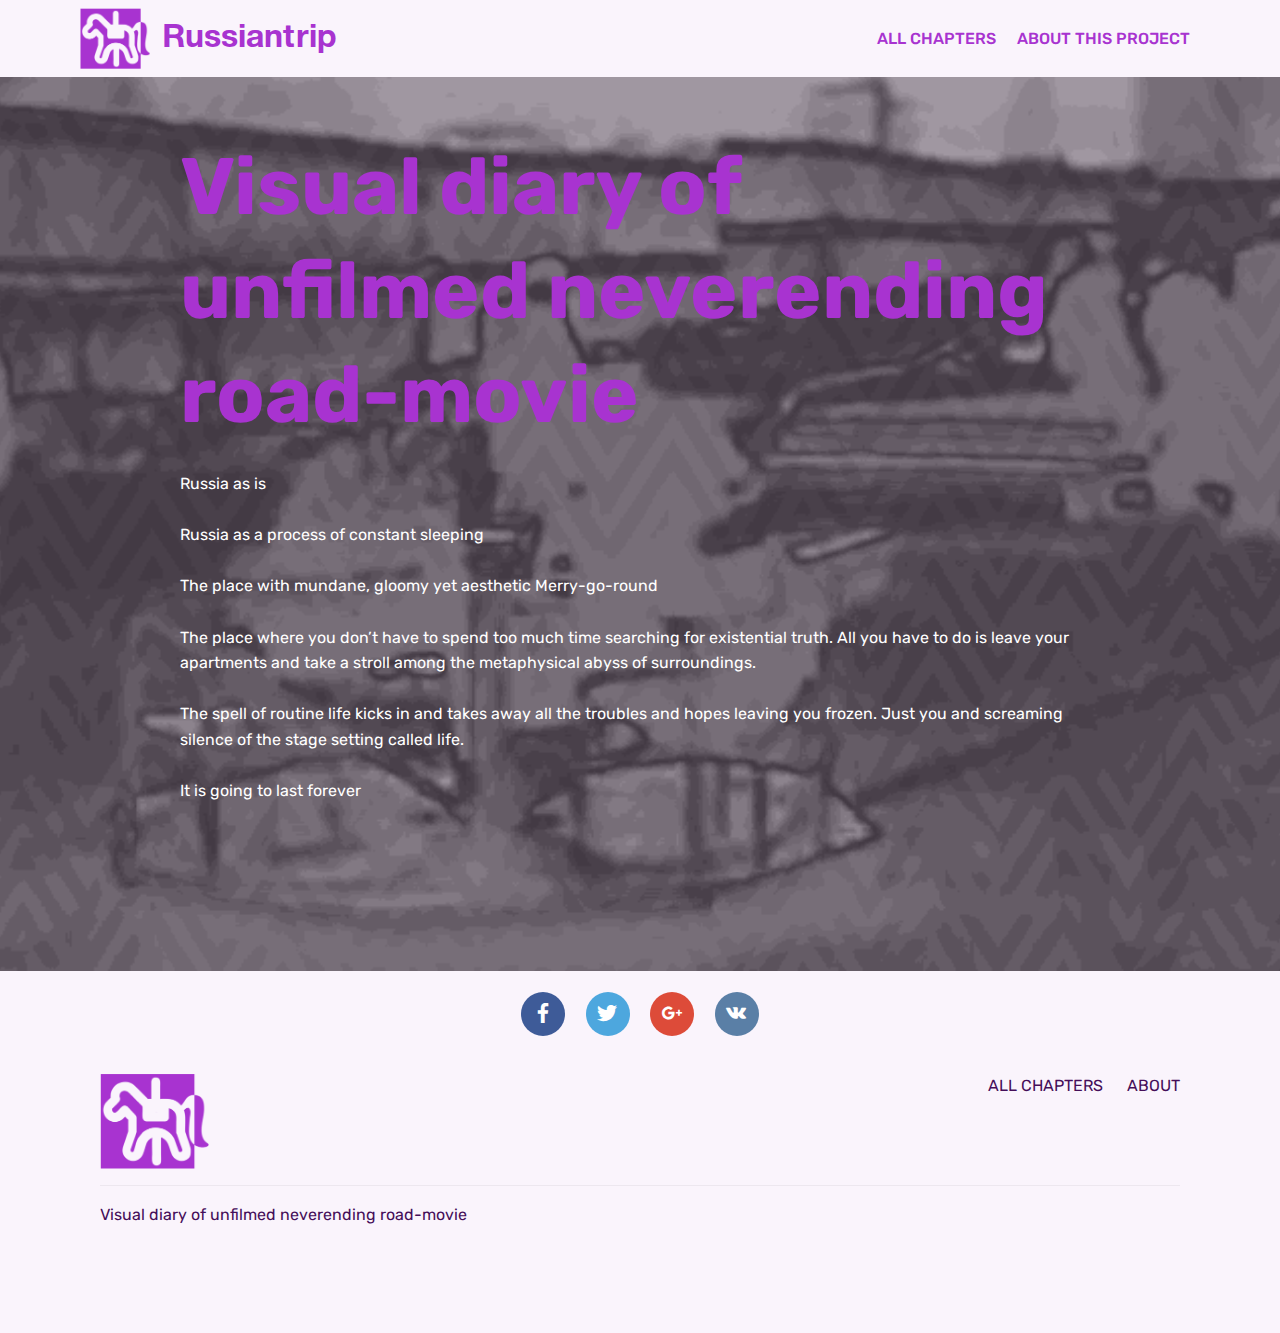
<file: page1.html>
<!DOCTYPE html>
<html >
<head>
  <!-- Site made with Mobirise Website Builder v4.7.2, https://mobirise.com -->
  <meta charset="UTF-8">
  <meta http-equiv="X-UA-Compatible" content="IE=edge">
  <meta name="generator" content="Mobirise v4.7.2, mobirise.com">
  <meta name="viewport" content="width=device-width, initial-scale=1, minimum-scale=1">
  <link rel="shortcut icon" href="assets/images/4-128x127-1.png" type="image/x-icon">
  <meta name="description" content="Website Builder Description">
  <title>Page 1</title>
  <link rel="stylesheet" href="assets/web/assets/mobirise-icons/mobirise-icons.css">
  <link rel="stylesheet" href="assets/tether/tether.min.css">
  <link rel="stylesheet" href="assets/bootstrap/css/bootstrap.min.css">
  <link rel="stylesheet" href="assets/bootstrap/css/bootstrap-grid.min.css">
  <link rel="stylesheet" href="assets/bootstrap/css/bootstrap-reboot.min.css">
  <link rel="stylesheet" href="assets/dropdown/css/style.css">
  <link rel="stylesheet" href="assets/socicon/css/styles.css">
  <link rel="stylesheet" href="assets/theme/css/style.css">
  <link href="assets/fonts/style.css" rel="stylesheet">
  <link rel="stylesheet" href="assets/mobirise/css/mbr-additional.css" type="text/css">
  
  
  
</head>
<body>
  <section class="menu cid-qOPLnhyYvP" once="menu" id="menu1-6s">

    

    <nav class="navbar navbar-expand beta-menu navbar-dropdown align-items-center navbar-toggleable-sm">
        <button class="navbar-toggler navbar-toggler-right" type="button" data-toggle="collapse" data-target="#navbarSupportedContent" aria-controls="navbarSupportedContent" aria-expanded="false" aria-label="Toggle navigation">
            <div class="hamburger">
                <span></span>
                <span></span>
                <span></span>
                <span></span>
            </div>
        </button>
        <div class="menu-logo">
            <div class="navbar-brand">
                <span class="navbar-logo">
                    <a href="https://russiantrip.cf">
                         <img src="assets/images/-tt-150x131.png" alt="Mobirise" title="" style="height: 3.8rem;">
                    </a>
                </span>
                <span class="navbar-caption-wrap"><a class="navbar-caption text-secondary display-2" href="https://russiantrip.cf">Russiantrip</a></span>
            </div>
        </div>
        <div class="collapse navbar-collapse" id="navbarSupportedContent">
            <ul class="navbar-nav nav-dropdown nav-right" data-app-modern-menu="true"><li class="nav-item"><a class="nav-link link text-secondary display-4" href="page6.html">ALL CHAPTERS</a></li><li class="nav-item"><a class="nav-link link text-secondary display-4" href="page1.html">ABOUT THIS PROJECT</a></li></ul>
            
        </div>
    </nav>
</section>

<section class="engine"><a href="https://mobirise.me/x">css templates</a></section><section class="header1 cid-qPMAb4szmQ" id="header1-l5">

    

    <div class="mbr-overlay" style="opacity: 0.4; background-color: rgb(28, 4, 29);">
    </div>

    <div class="container">
        <div class="row justify-content-md-center">
            <div class="mbr-white col-md-10">
                
                <h3 class="mbr-section-subtitle align-center mbr-light pb-3 mbr-fonts-style display-5"><font color="#a833d0"><strong>Visual diary of unfilmed neverending road-movie</strong></font></h3>
                <p class="mbr-text align-center pb-3 mbr-fonts-style display-7">Russia as is<br><br>Russia as a process of constant sleeping 
<br>
<br>The place with mundane, gloomy yet aesthetic Merry-go-round 
<br>
<br>The place where you don’t have to spend too much time searching for existential truth. All you have to do is leave your apartments and take a stroll among the metaphysical abyss of surroundings. 
<br>
<br>The spell of routine life kicks in and takes away all the troubles and hopes leaving you frozen.  Just you and screaming silence of the stage setting called life. 
<br>
<br>It is going to last forever&nbsp;<strong><br></strong></p>
                
            </div>
        </div>
    </div>

</section>

<section class="cid-qQOYY8wnMd" id="social-buttons3-mp">
    
    

    

    <div class="container">
        <div class="media-container-row">
            <div class="col-md-8 align-center">
                
                <div>
                    <div class="mbr-social-likes">
                        <span class="btn btn-social socicon-bg-facebook facebook mx-2" title="Поделиться в Facebook">
                            <i class="socicon socicon-facebook"></i>
                        </span>
                        <span class="btn btn-social twitter socicon-bg-twitter mx-2" title="Поделиться в Twitter">
                            <i class="socicon socicon-twitter"></i>
                        </span>
                        <span class="btn btn-social plusone socicon-bg-googleplus mx-2" title="Поделиться в Google+">
                            <i class="socicon socicon-googleplus"></i>
                        </span>
                        <span class="btn btn-social vkontakte socicon-bg-vkontakte mx-2" title="Поделиться в VK">
                            <i class="socicon socicon-vkontakte"></i>
                        </span>
                        
                        
                        
                    </div>
                </div>
            </div>
        </div>
    </div>
</section>

<section class="cid-qQSD3WOc92" id="footer5-mz">

    

    

    <div class="container">
        <div class="media-container-row">
            <div class="col-md-3">
                <div class="media-wrap">
                    <a href="index.html">
                       <img src="assets/images/-tt-236x207.png" alt="Mobirise" title="">
                    </a>
                </div>
            </div>
            <div class="col-md-9">
                <p class="mbr-text align-right links mbr-fonts-style display-7">&nbsp;<a href="page6.html" class="text-success">ALL CHAPTERS</a> &nbsp;&nbsp;&nbsp;&nbsp;
                    <a href="page1.html" class="text-success">ABOUT</a></p>
            </div>
        </div>
        <div class="footer-lower">
            <div class="media-container-row">
                <div class="col-md-12">
                    <hr>
                </div>
            </div>
            <div class="media-container-row mbr-white">
                <div class="col-md-6 copyright">
                    <p class="mbr-text mbr-fonts-style display-7">Visual diary of unfilmed neverending road-movie
                    </p>
                </div>
                <div class="col-md-6">
                    
                </div>
            </div>
        </div>
    </div>
</section>


  <script src="assets/web/assets/jquery/jquery.min.js"></script>
  <script src="assets/popper/popper.min.js"></script>
  <script src="assets/tether/tether.min.js"></script>
  <script src="assets/bootstrap/js/bootstrap.min.js"></script>
  <script src="assets/dropdown/js/script.min.js"></script>
  <script src="assets/touchswipe/jquery.touch-swipe.min.js"></script>
  <script src="assets/sociallikes/social-likes.js"></script>
  <script src="assets/smoothscroll/smooth-scroll.js"></script>
  <script src="assets/theme/js/script.js"></script>
  
  
</body>
</html>
</file>
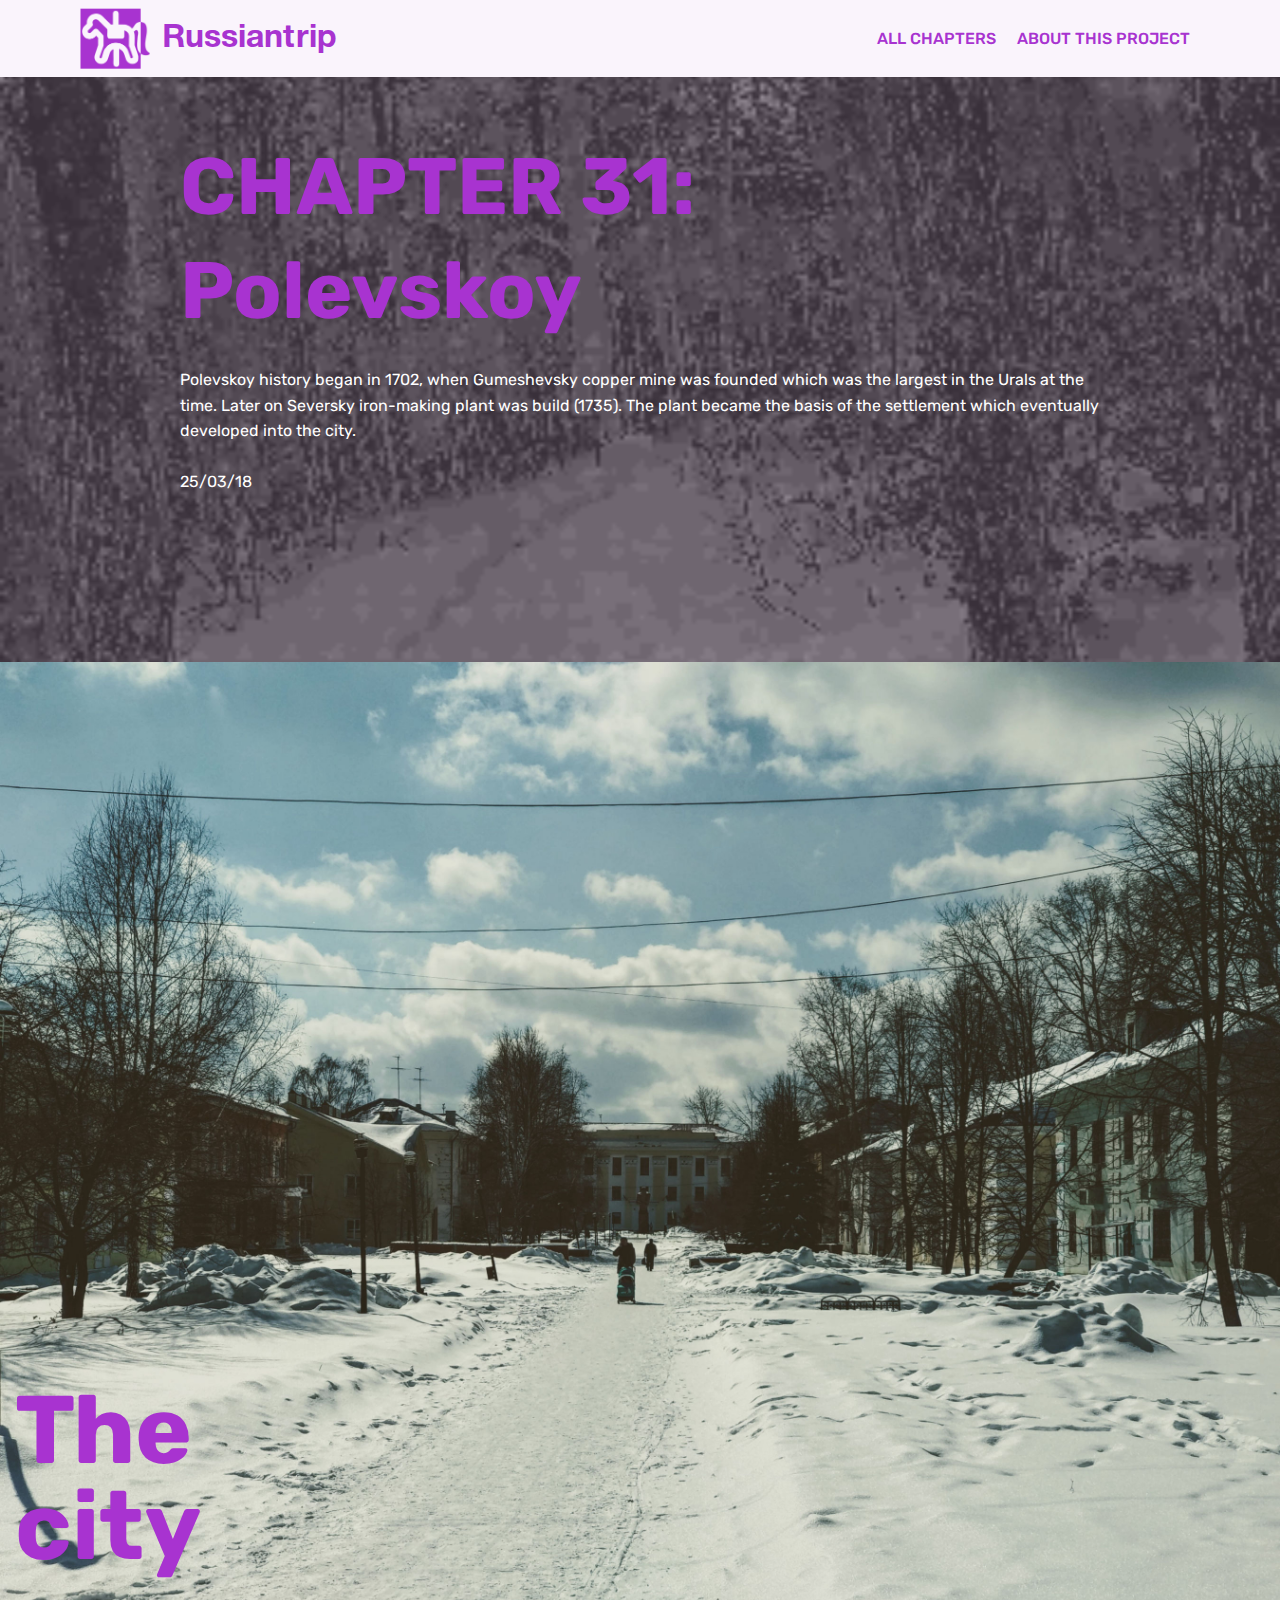
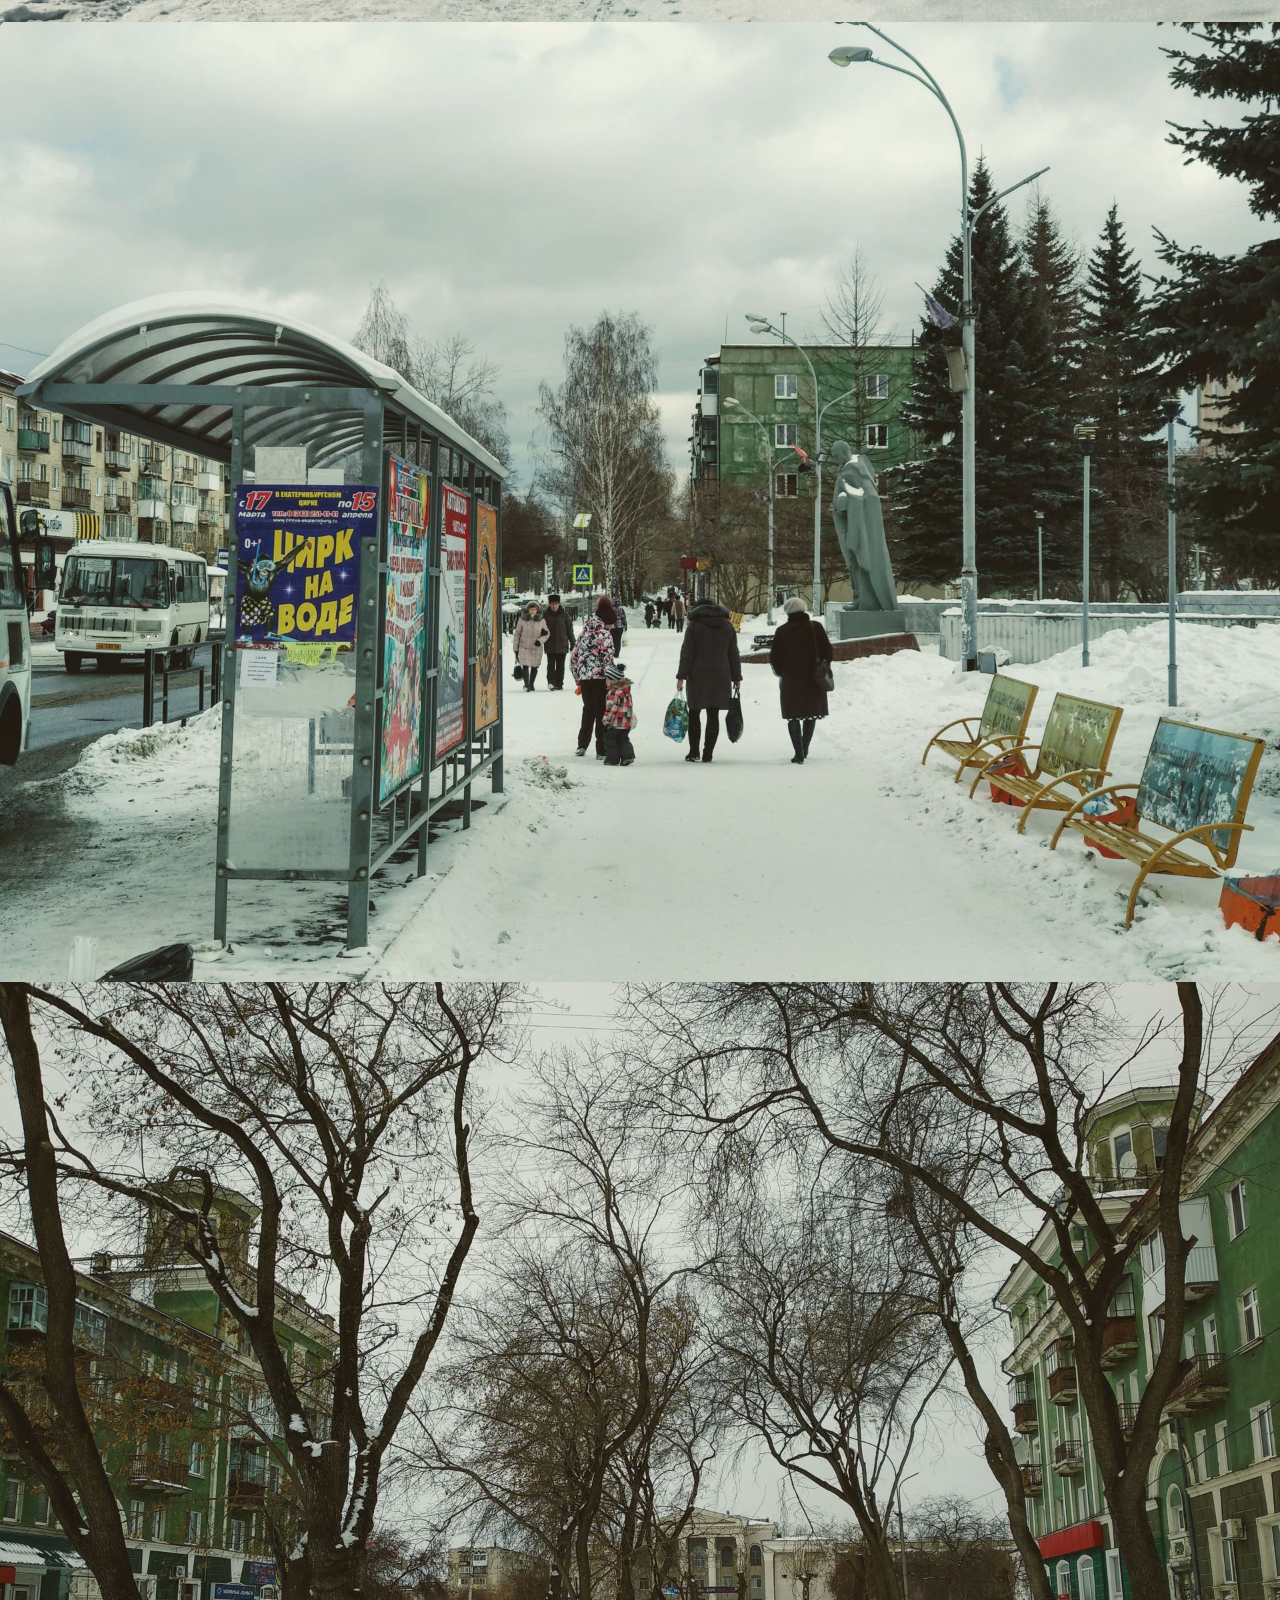
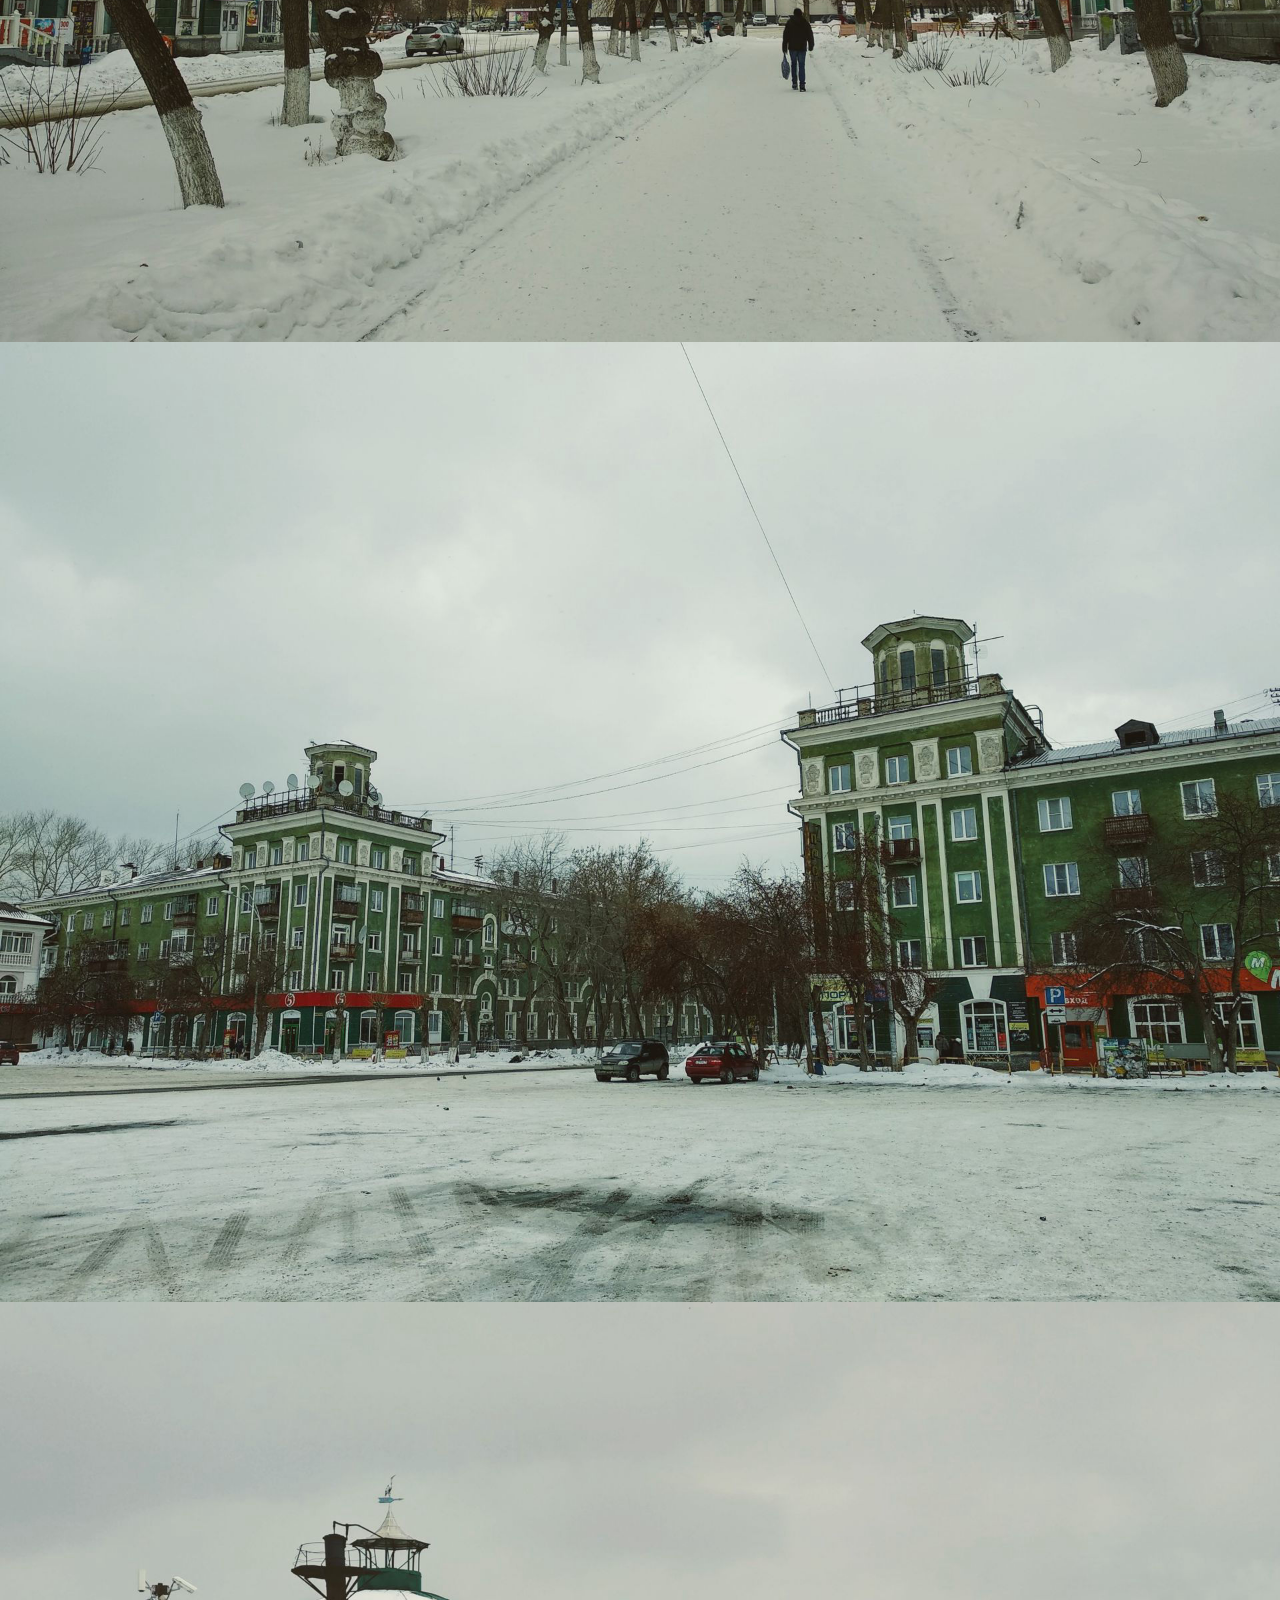
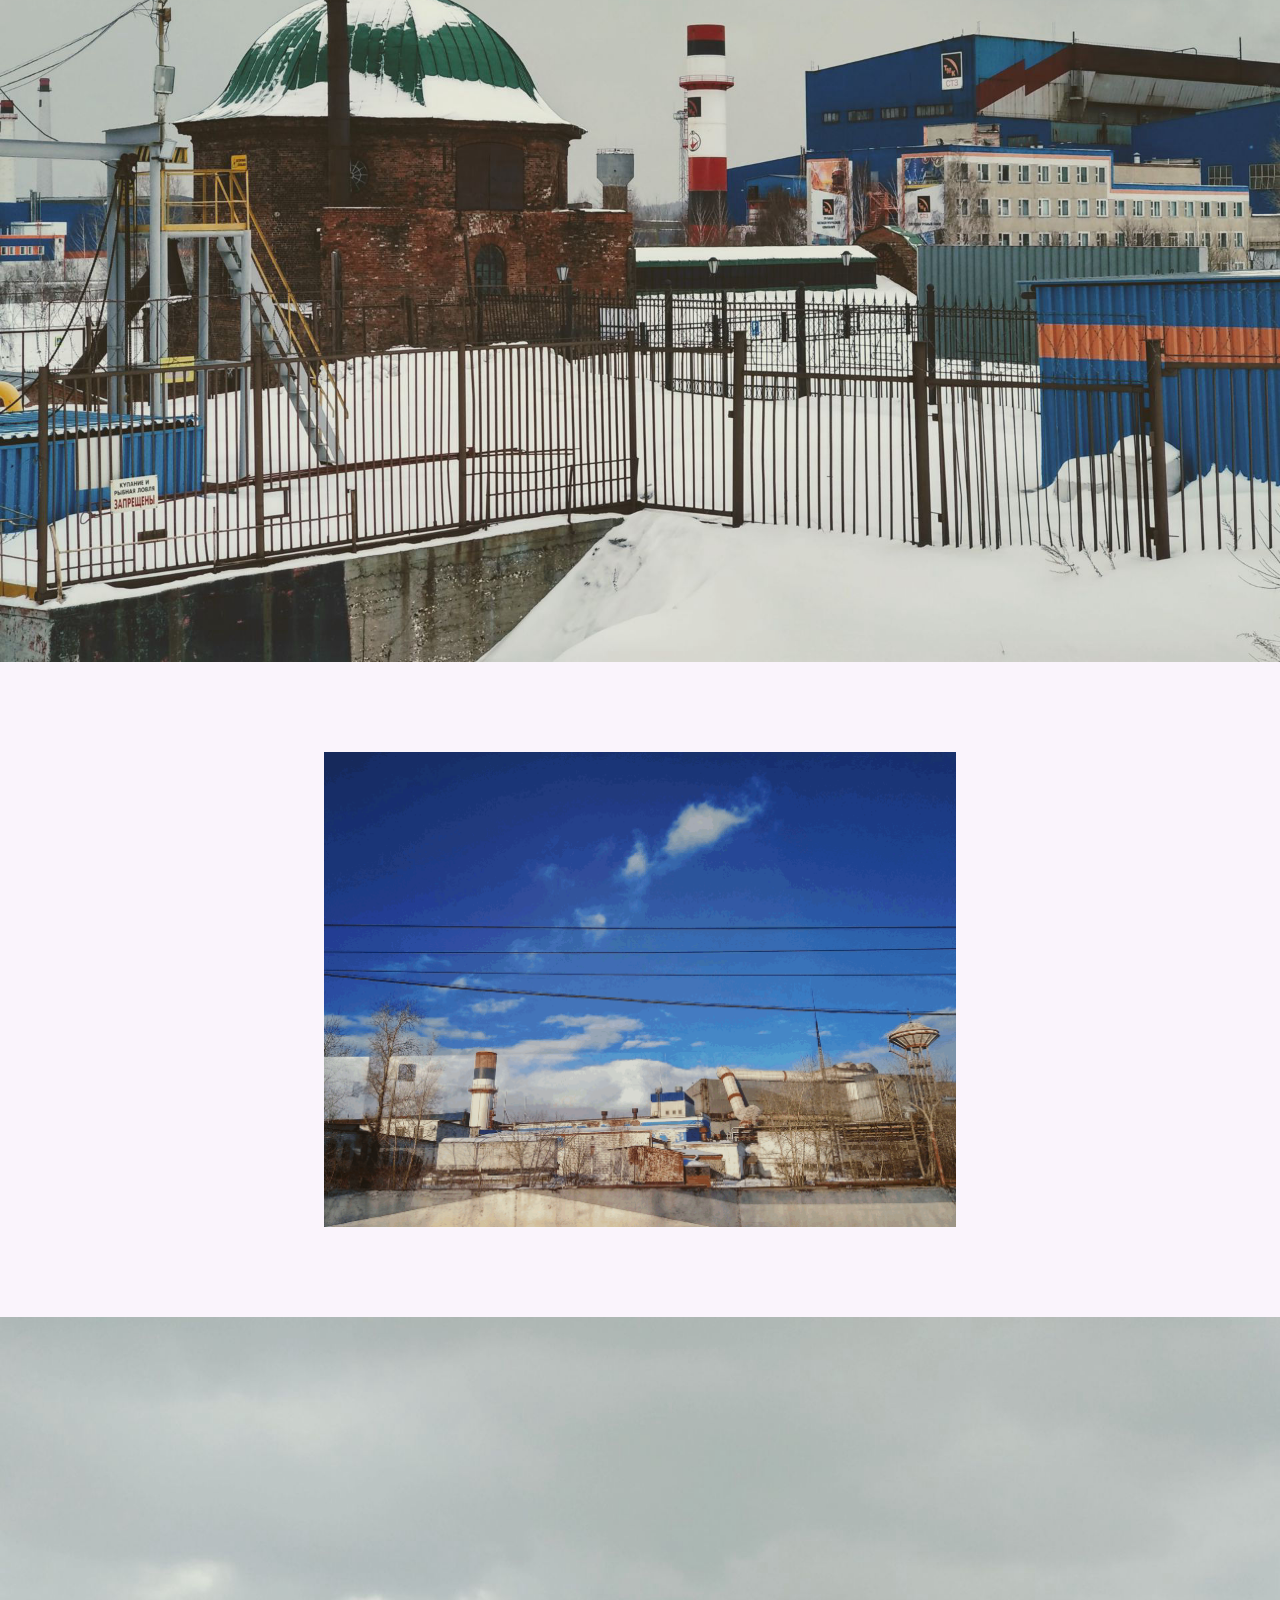
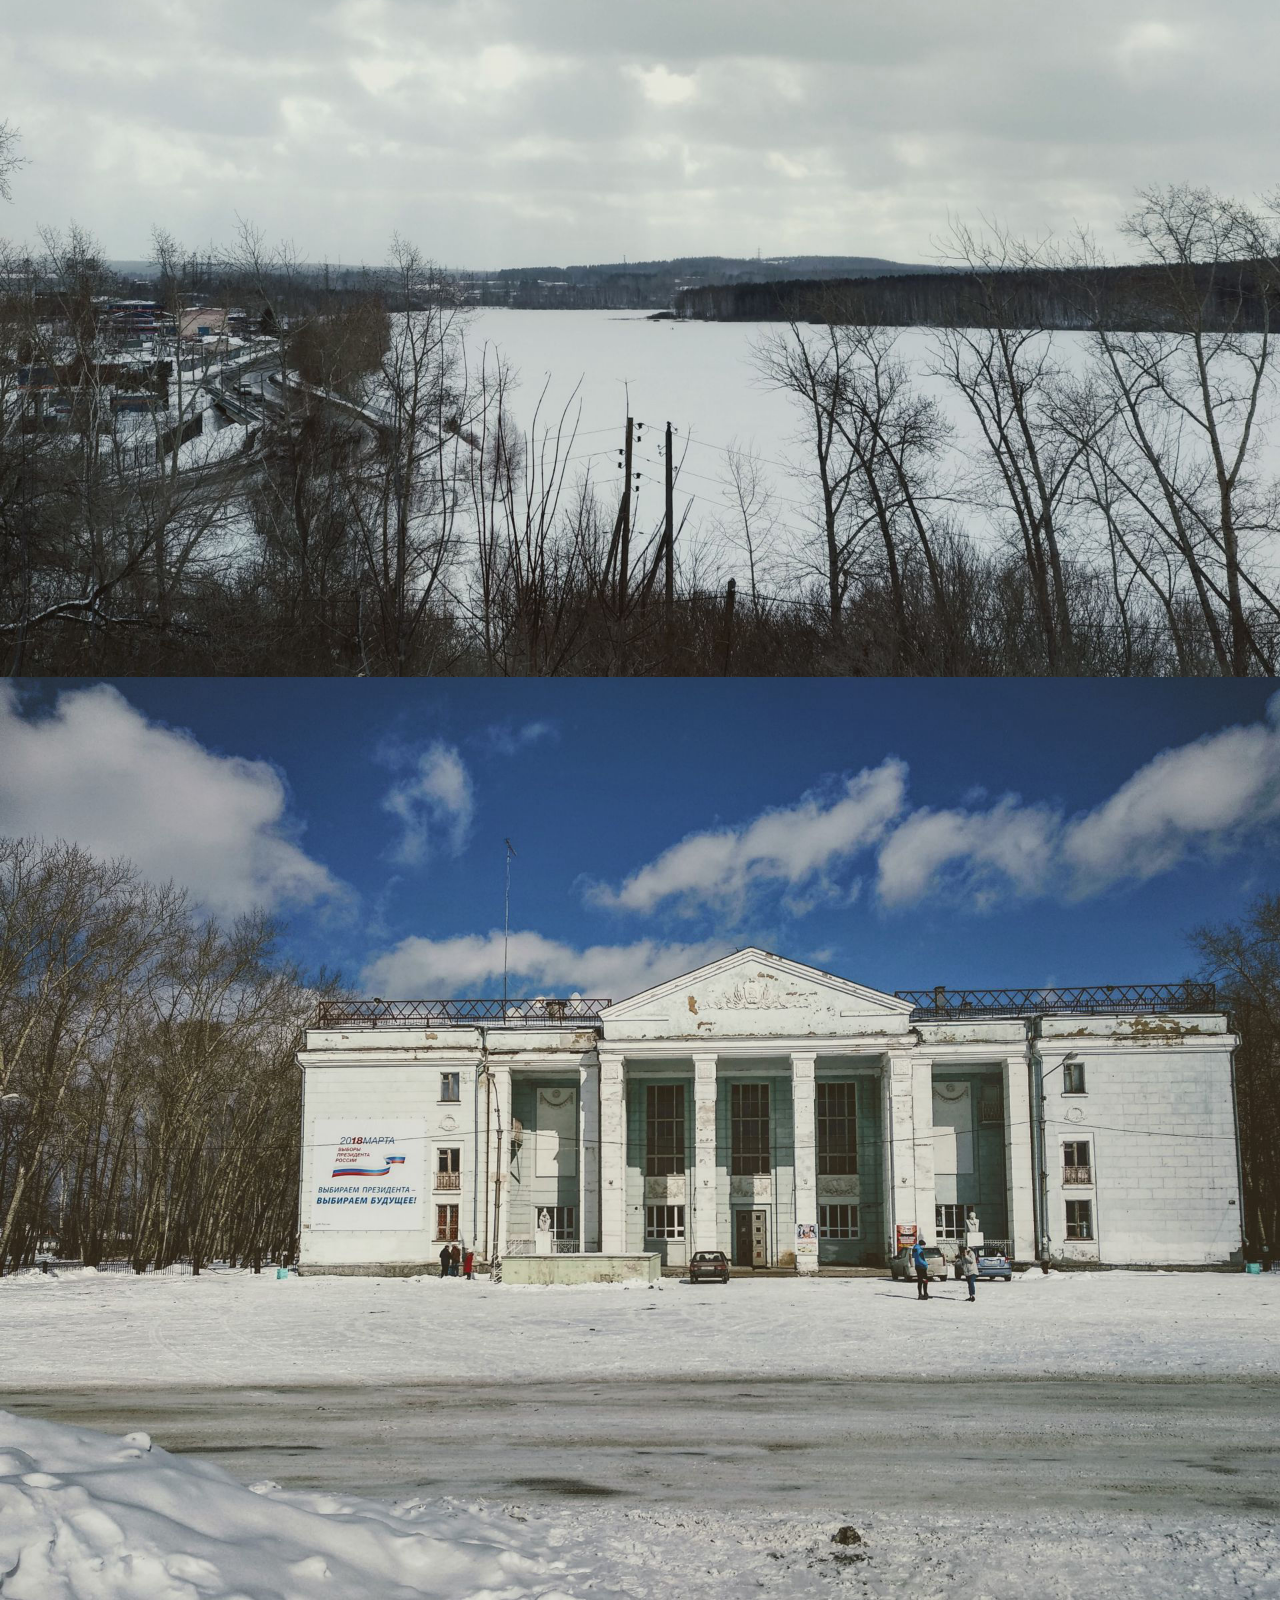
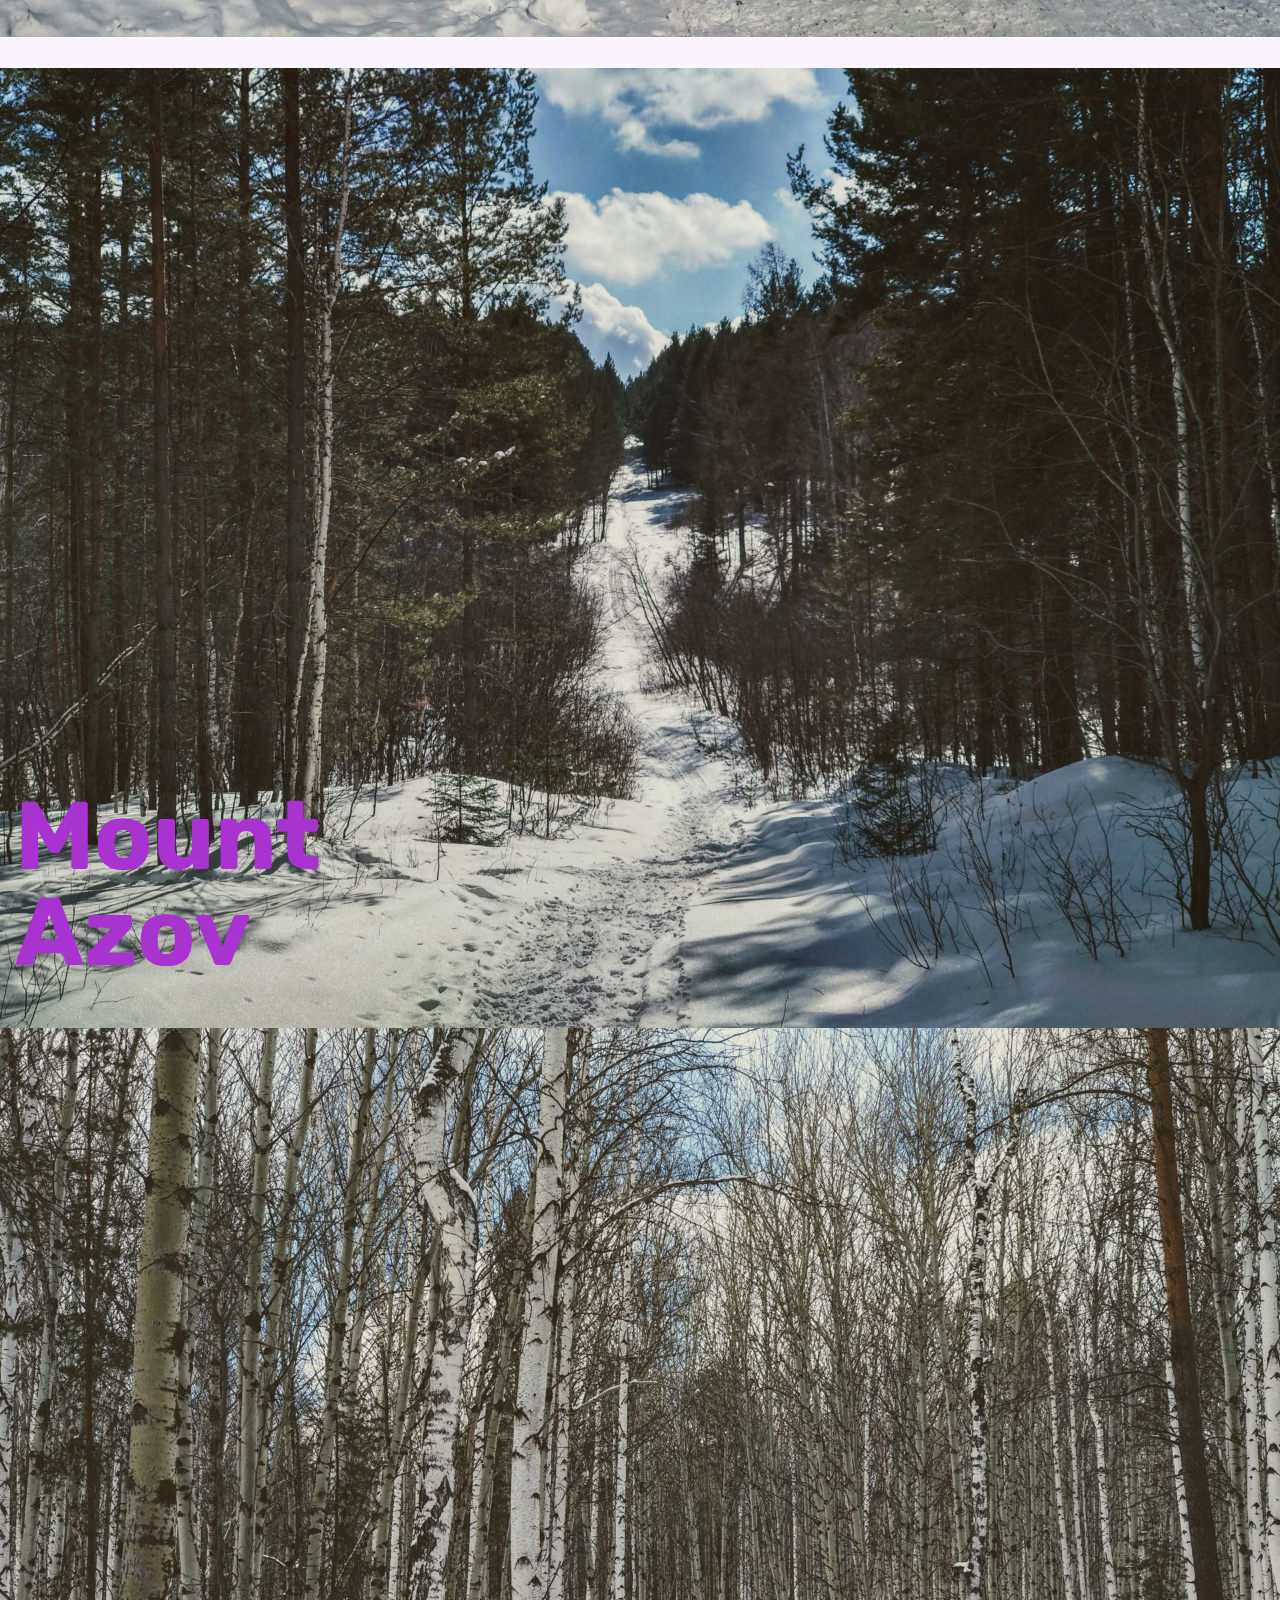
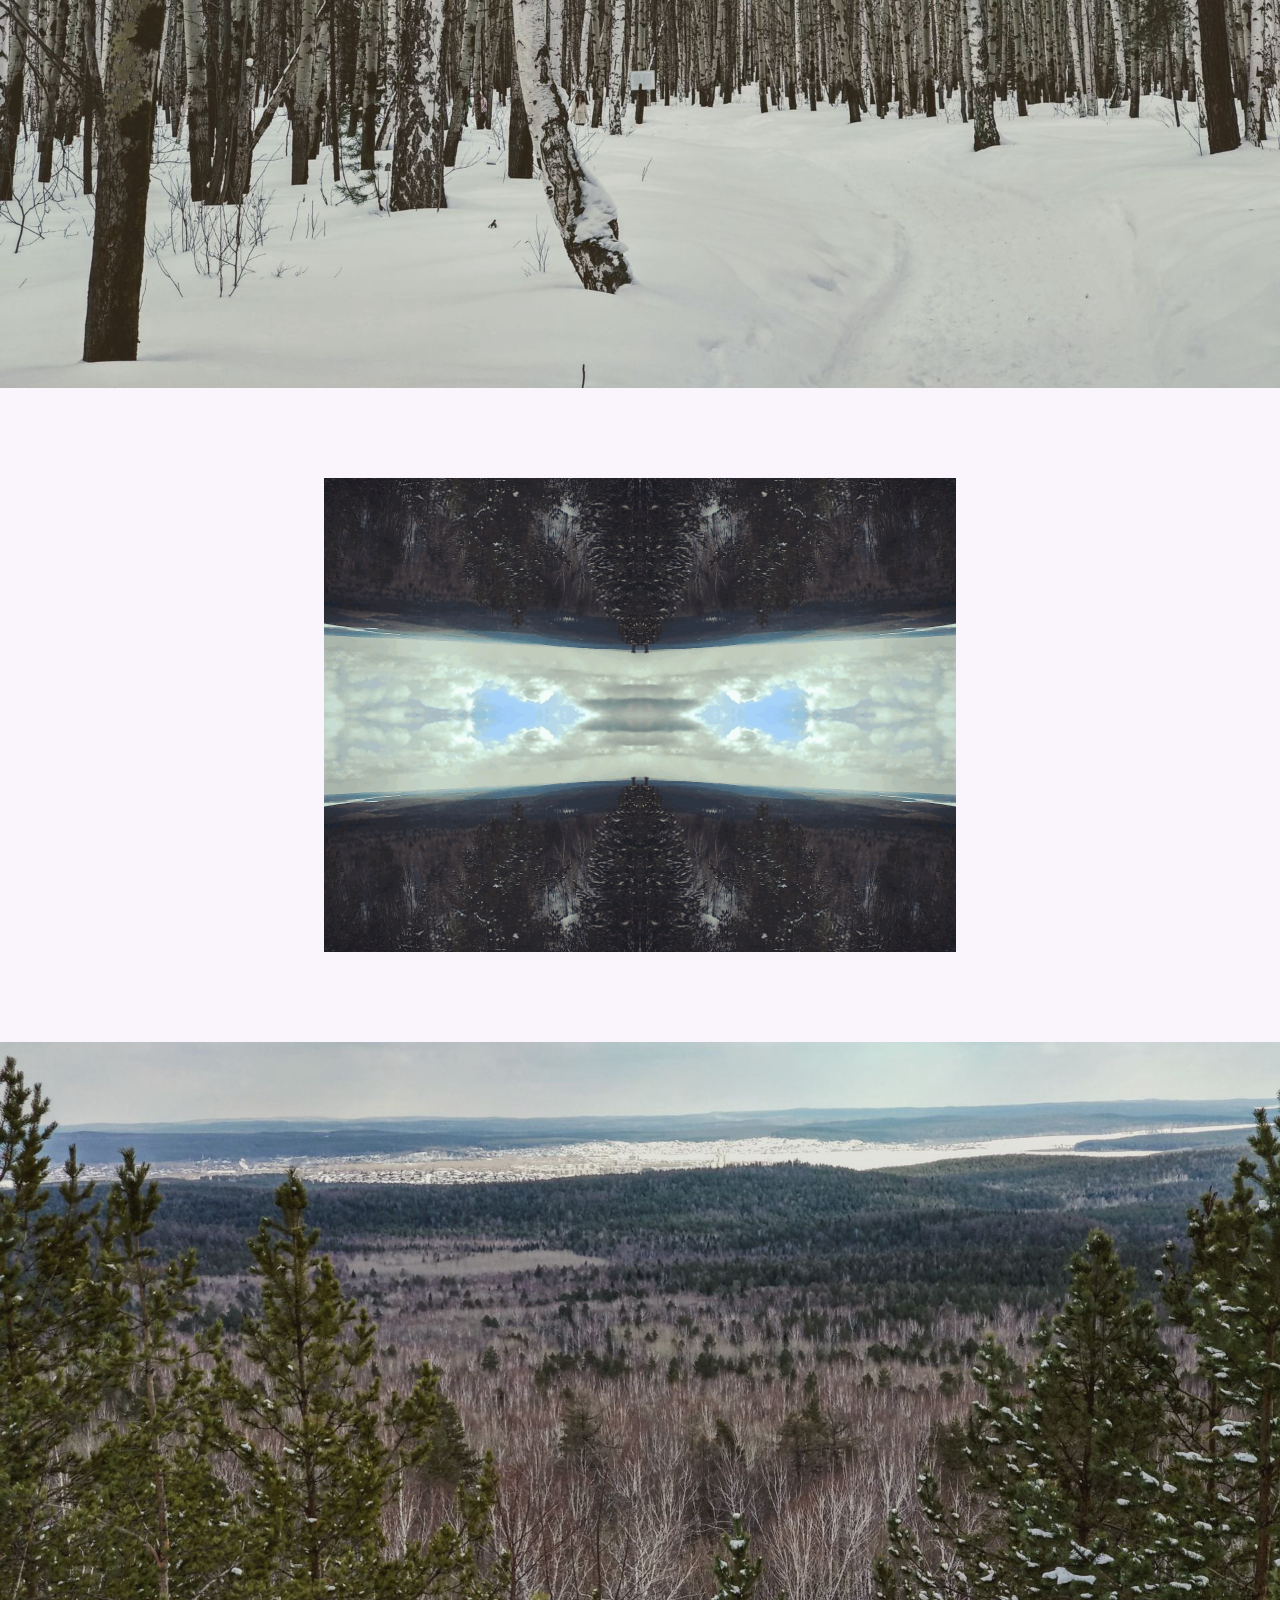
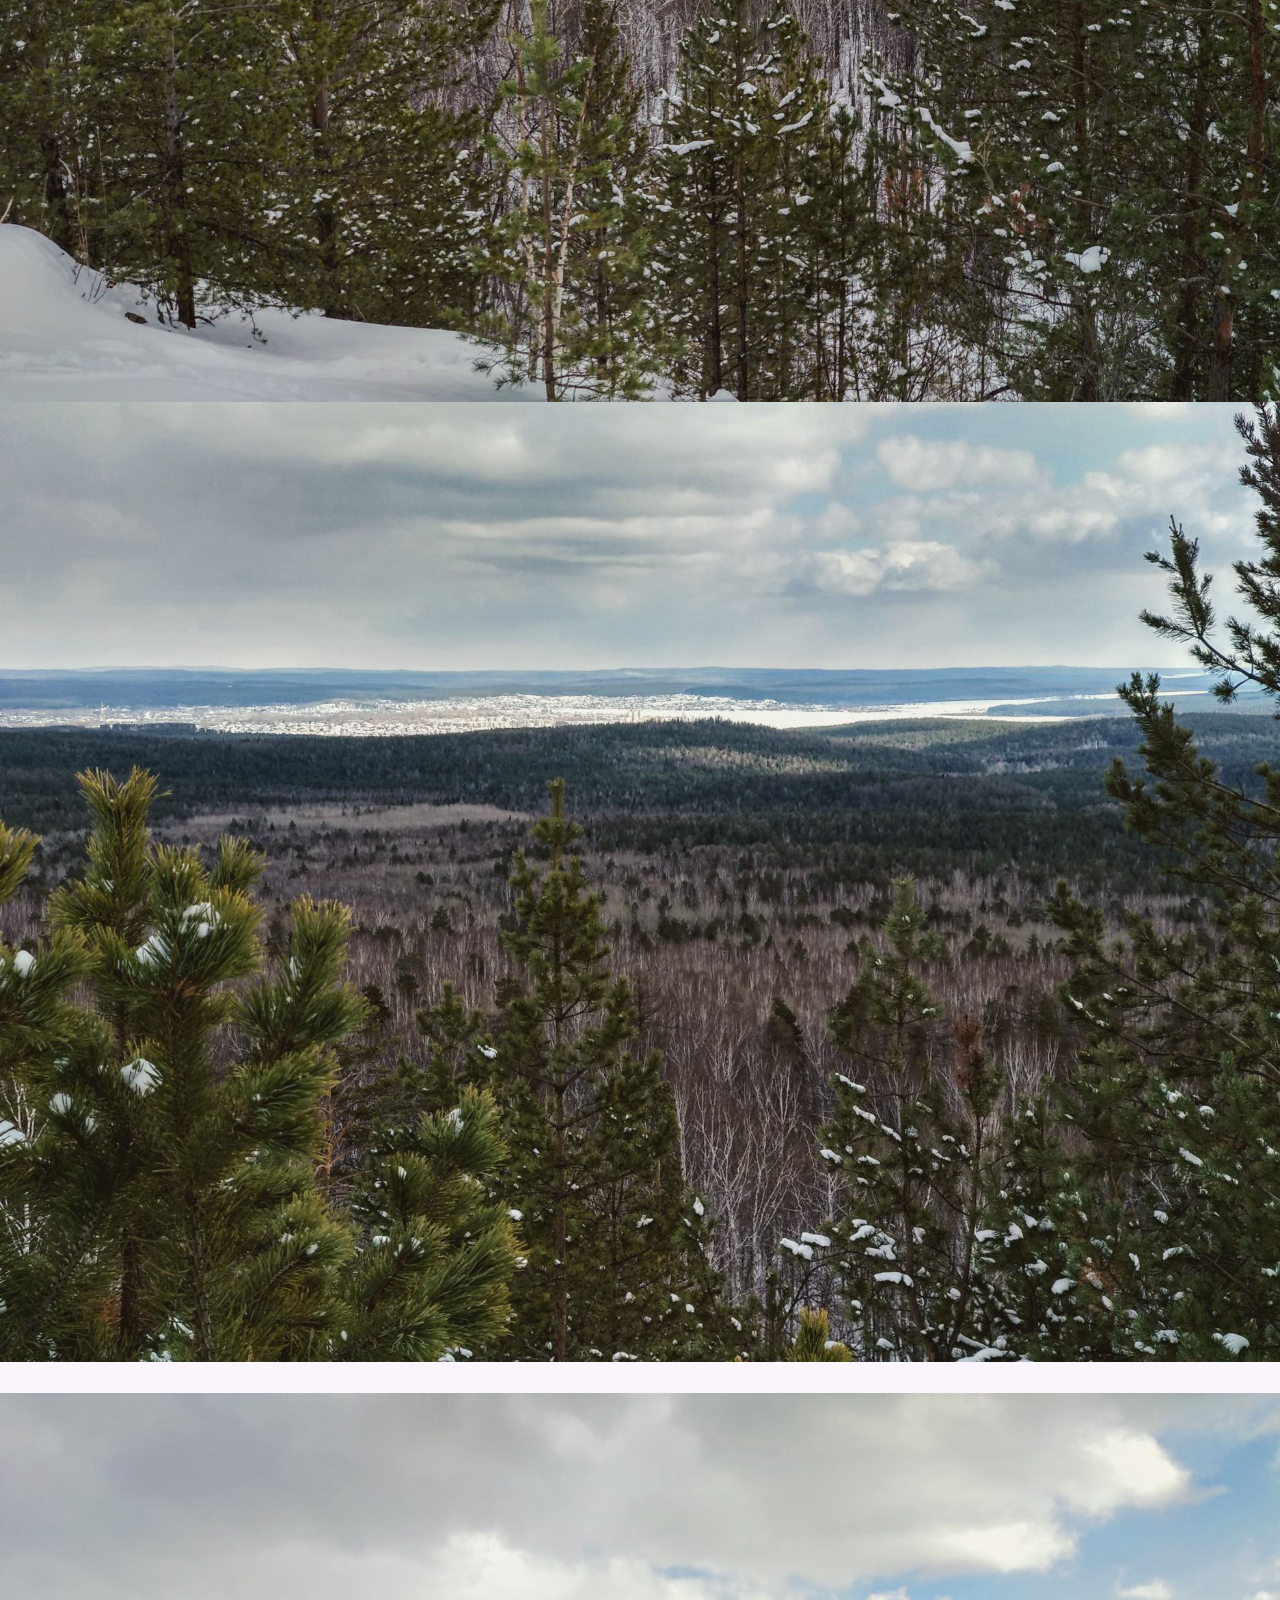
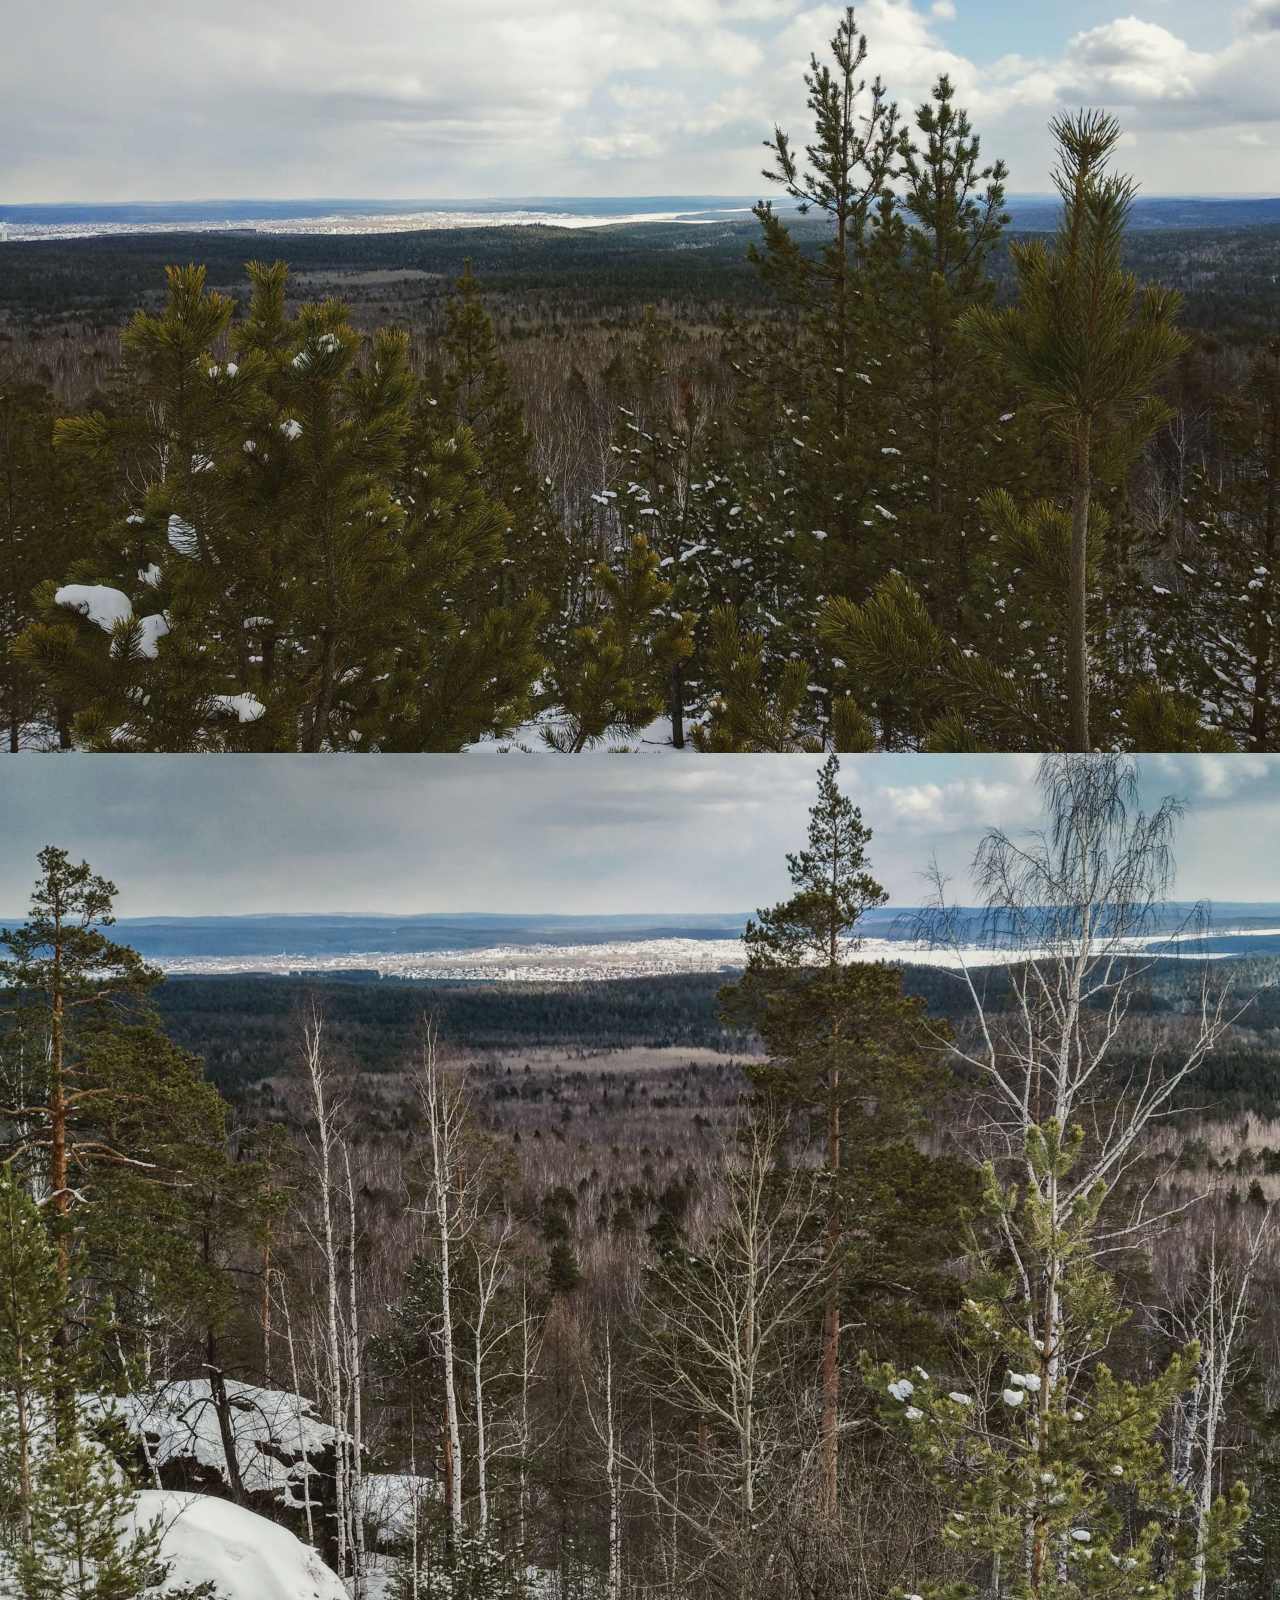
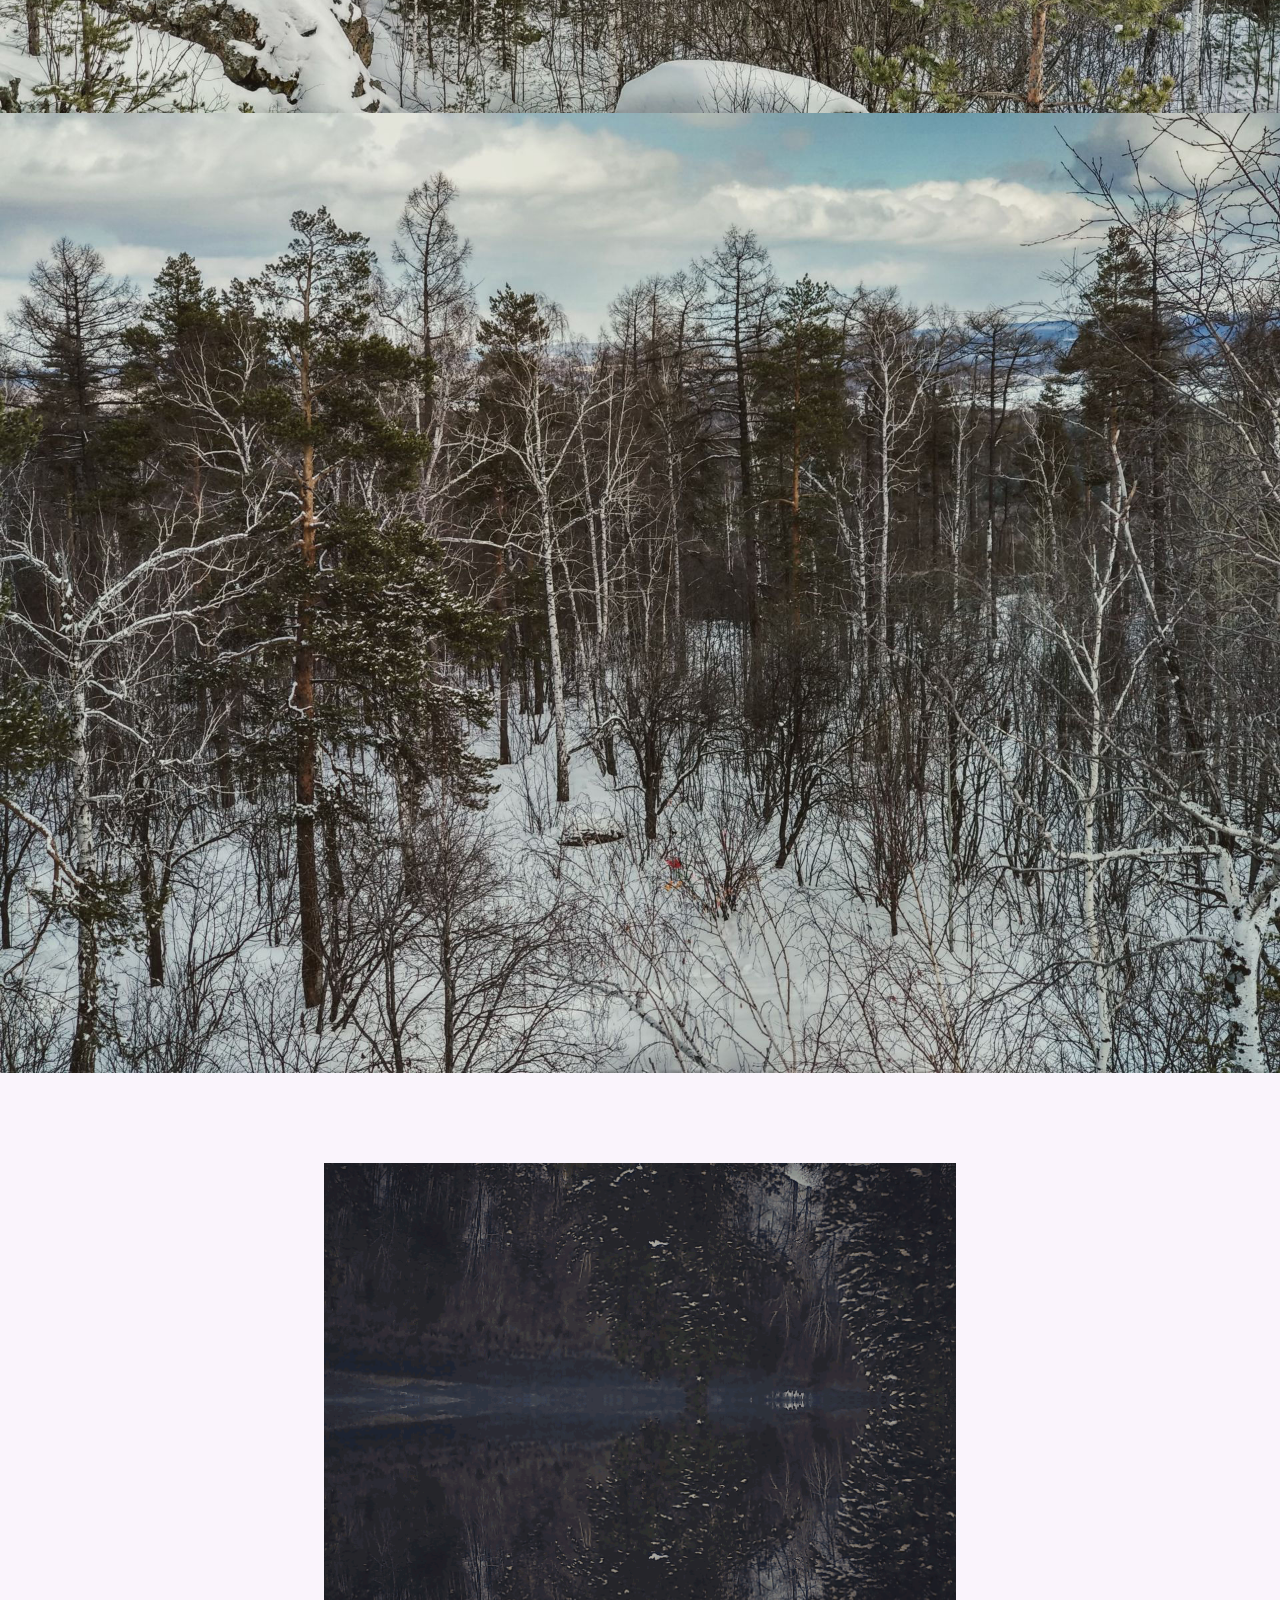
<file: page3.html>
<!DOCTYPE html>
<html >
<head>
  <!-- Site made with Mobirise Website Builder v4.7.2, https://mobirise.com -->
  <meta charset="UTF-8">
  <meta http-equiv="X-UA-Compatible" content="IE=edge">
  <meta name="generator" content="Mobirise v4.7.2, mobirise.com">
  <meta name="viewport" content="width=device-width, initial-scale=1, minimum-scale=1">
  <link rel="shortcut icon" href="assets/images/4-128x127-1.png" type="image/x-icon">
  <meta name="description" content="">
  <title>chapter 31 - Polevskoy</title>
  <link rel="stylesheet" href="assets/web/assets/mobirise-icons/mobirise-icons.css">
  <link rel="stylesheet" href="assets/tether/tether.min.css">
  <link rel="stylesheet" href="assets/bootstrap/css/bootstrap.min.css">
  <link rel="stylesheet" href="assets/bootstrap/css/bootstrap-grid.min.css">
  <link rel="stylesheet" href="assets/bootstrap/css/bootstrap-reboot.min.css">
  <link rel="stylesheet" href="assets/dropdown/css/style.css">
  <link rel="stylesheet" href="assets/socicon/css/styles.css">
  <link rel="stylesheet" href="assets/theme/css/style.css">
  <link href="assets/fonts/style.css" rel="stylesheet">
  <link rel="stylesheet" href="assets/mobirise/css/mbr-additional.css" type="text/css">
  
  
  
</head>
<body>
  <section class="menu cid-qQP3PthygY" once="menu" id="menu1-ms">

    

    <nav class="navbar navbar-expand beta-menu navbar-dropdown align-items-center navbar-toggleable-sm">
        <button class="navbar-toggler navbar-toggler-right" type="button" data-toggle="collapse" data-target="#navbarSupportedContent" aria-controls="navbarSupportedContent" aria-expanded="false" aria-label="Toggle navigation">
            <div class="hamburger">
                <span></span>
                <span></span>
                <span></span>
                <span></span>
            </div>
        </button>
        <div class="menu-logo">
            <div class="navbar-brand">
                <span class="navbar-logo">
                    <a href="https://russiantrip.cf">
                         <img src="assets/images/-tt-150x131.png" alt="Mobirise" title="" style="height: 3.8rem;">
                    </a>
                </span>
                <span class="navbar-caption-wrap"><a class="navbar-caption text-secondary display-2" href="https://russiantrip.cf">Russiantrip</a></span>
            </div>
        </div>
        <div class="collapse navbar-collapse" id="navbarSupportedContent">
            <ul class="navbar-nav nav-dropdown nav-right" data-app-modern-menu="true"><li class="nav-item"><a class="nav-link link text-secondary display-4" href="page6.html">ALL CHAPTERS</a></li><li class="nav-item"><a class="nav-link link text-secondary display-4" href="page1.html">ABOUT THIS PROJECT</a></li></ul>
            
        </div>
    </nav>
</section>

<section class="engine"><a href="https://mobirise.me/a">Mobirise review</a></section><section class="header1 cid-qPSyrP2I6O" id="header1-m0">

    

    <div class="mbr-overlay" style="opacity: 0.4; background-color: rgb(28, 4, 29);">
    </div>

    <div class="container">
        <div class="row justify-content-md-center">
            <div class="mbr-white col-md-10">
                
                <h3 class="mbr-section-subtitle align-center mbr-light pb-3 mbr-fonts-style display-5"><font color="#a833d0"><strong>CHAPTER 31: 
</strong></font><div><font color="#a833d0"><strong>Polevskoy</strong></font></div></h3>
                <p class="mbr-text align-center pb-3 mbr-fonts-style display-7">Polevskoy history began in 1702, when Gumeshevsky copper mine was founded which was the largest in the Urals at the time. Later on Seversky iron-making plant was build (1735). The plant became the basis of the settlement which eventually developed into the city. 
<br>
<br>25/03/18<strong><br></strong></p>
                
            </div>
        </div>
    </div>

</section>

<section class="cid-qPN1FfS56Q" id="image1-ll">

    

    <figure class="mbr-figure">
            <div class="image-block" style="width: 66%;">
                <img src="assets/images/img-20180325-132836-hdr-2698x2024.jpg" width="1400" alt="Mobirise" title="">
                <figcaption class="mbr-figure-caption mbr-figure-caption-over">
                    <div class="container pb-5 mbr-white align-center mbr-fonts-style display-1"><strong>The </strong><br><strong>city</strong><br></div>
                </figcaption>
            </div>
    </figure>
</section>

<section class="cid-qPoLlqlQ5q" id="image2-8u">

    

    <figure class="mbr-figure">
        <div class="image-block" style="width: 100%;">
            <img src="assets/images/img-20180325-114546-hdr-1920x1440.jpg" alt="Mobirise" title="">
            
        </div>
    </figure>
</section>

<section class="cid-qPoLlr6Njq" id="image2-8v">

    

    <figure class="mbr-figure">
        <div class="image-block" style="width: 100%;">
            <img src="assets/images/img-20180325-121927-hdr-1920x1440.jpg" alt="Mobirise" title="">
            
        </div>
    </figure>
</section>

<section class="cid-qPoLlrUOco" id="image2-8w">

    

    <figure class="mbr-figure">
        <div class="image-block" style="width: 100%;">
            <img src="assets/images/img-20180325-122247-hdr-1920x1440.jpg" alt="Mobirise" title="">
            
        </div>
    </figure>
</section>

<section class="cid-qPoLlsHsFL" id="image2-8x">

    

    <figure class="mbr-figure">
        <div class="image-block" style="width: 100%;">
            <img src="assets/images/img-20180325-123746-hdr-1920x1440.jpg" alt="Mobirise" title="">
            
        </div>
    </figure>
</section>

<section class="cid-qPoLltp4z0" id="image2-8y">

    

    <figure class="mbr-figure container">
        <div class="image-block" style="width: 57%;">
            <img src="assets/images/114.gif" alt="Mobirise" title="">
            
        </div>
    </figure>
</section>

<section class="cid-qPoLludmVT" id="image2-8z">

    

    <figure class="mbr-figure">
        <div class="image-block" style="width: 100%;">
            <img src="assets/images/img-20180325-125028-hdr-1920x1440.jpg" alt="Mobirise" title="">
            
        </div>
    </figure>
</section>

<section class="cid-qPoLluYwnt" id="image2-90">

    

    <figure class="mbr-figure">
        <div class="image-block" style="width: 100%;">
            <img src="assets/images/img-20180325-132808-hdr-1920x1440.jpg" alt="Mobirise" title="">
            
        </div>
    </figure>
</section>

<section class="mbr-section content5 cid-qQOVzY7TcA" id="content5-md">

    

    

    <div class="container">
        <div class="media-container-row">
            <div class="title col-12 col-md-8">
                
                
                
                
            </div>
        </div>
    </div>
</section>

<section class="cid-qPoLlvLLXk" id="image2-91">

    

    <figure class="mbr-figure">
        <div class="image-block" style="width: 100%;">
            <img src="assets/images/img-20180325-140528-hdr-1920x1440.jpg" alt="Mobirise" title="">
            <figcaption class="mbr-figure-caption mbr-figure-caption-over">
                <div class="container pb-5 mbr-white align-center mbr-fonts-style display-1"><strong>Mount</strong><br><strong>Azov</strong></div>
            </figcaption>
        </div>
    </figure>
</section>

<section class="cid-qPoLlwDNeM" id="image2-92">

    

    <figure class="mbr-figure">
        <div class="image-block" style="width: 100%;">
            <img src="assets/images/img-20180325-144724-hdr-1920x1440.jpg" alt="Mobirise" title="">
            
        </div>
    </figure>
</section>

<section class="cid-qPoLlxlfd4" id="image2-93">

    

    <figure class="mbr-figure container">
        <div class="image-block" style="width: 57%;">
            <img src="assets/images/112.gif" alt="Mobirise" title="">
            
        </div>
    </figure>
</section>

<section class="cid-qPoLly3Ycf" id="image2-94">

    

    <figure class="mbr-figure">
        <div class="image-block" style="width: 100%;">
            <img src="assets/images/img-20180325-151110-hdr-1920x1440.jpg" alt="Mobirise" title="">
            
        </div>
    </figure>
</section>

<section class="cid-qPoLlyXeRM" id="image2-95">

    

    <figure class="mbr-figure">
        <div class="image-block" style="width: 100%;">
            <img src="assets/images/img-20180325-151548-hdr-1873x1404.jpg" alt="Mobirise" title="">
            
        </div>
    </figure>
</section>

<section class="mbr-section content5 cid-qQOVJyYThe" id="content5-me">

    

    

    <div class="container">
        <div class="media-container-row">
            <div class="title col-12 col-md-8">
                
                
                
                
            </div>
        </div>
    </div>
</section>

<section class="cid-qPoLlANHO5" id="image2-97">

    

    <figure class="mbr-figure">
        <div class="image-block" style="width: 100%;">
            <img src="assets/images/img-20180325-151611-hdr-1920x1440.jpg" alt="Mobirise" title="">
            
        </div>
    </figure>
</section>

<section class="cid-qPoLlBxMRq" id="image2-98">

    

    <figure class="mbr-figure">
        <div class="image-block" style="width: 100%;">
            <img src="assets/images/img-20180325-151907-hdr-1920x1440.jpg" alt="Mobirise" title="">
            
        </div>
    </figure>
</section>

<section class="cid-qPoLlCoA3F" id="image2-99">

    

    <figure class="mbr-figure">
        <div class="image-block" style="width: 100%;">
            <img src="assets/images/img-20180325-152536-hdr-1920x1440.jpg" alt="Mobirise" title="">
            
        </div>
    </figure>
</section>

<section class="cid-qPoLlDfncX" id="image2-9a">

    

    <figure class="mbr-figure container">
        <div class="image-block" style="width: 57%;">
            <img src="assets/images/113.gif" alt="Mobirise" title="">
            
        </div>
    </figure>
</section>

<section class="cid-qPoLlE2EFm" id="image2-9b">

    

    <figure class="mbr-figure">
        <div class="image-block" style="width: 100%;">
            <img src="assets/images/img-20180325-151915-hdr-1920x1440.jpg" alt="Mobirise" title="">
            
        </div>
    </figure>
</section>

<section class="cid-qPoLlELhpg" id="image2-9c">

    

    <figure class="mbr-figure">
        <div class="image-block" style="width: 100%;">
            <img src="assets/images/img-20180325-152846-hdr-1920x1440.jpg" alt="Mobirise" title="">
            
        </div>
    </figure>
</section>

<section class="cid-qPoLlFy9F5" id="image2-9d">

    

    <figure class="mbr-figure">
        <div class="image-block" style="width: 100%;">
            <img src="assets/images/img-20180325-152937-hdr-1920x1440.jpg" alt="Mobirise" title="">
            
        </div>
    </figure>
</section>

<section class="mbr-section content8 cid-qQOVSvqNBW" id="content8-mf">

    

    <div class="container">
        <div class="media-container-row title">
            <div class="col-12 col-md-8">
                <div class="mbr-section-btn align-center"><a class="btn btn-secondary-outline display-4" href="page4.html">More</a></div>
            </div>
        </div>
    </div>
</section>

<section class="cid-qQOVTwruLM" id="social-buttons3-mg">
    
    

    

    <div class="container">
        <div class="media-container-row">
            <div class="col-md-8 align-center">
                
                <div>
                    <div class="mbr-social-likes">
                        <span class="btn btn-social socicon-bg-facebook facebook mx-2" title="Поделиться в Facebook">
                            <i class="socicon socicon-facebook"></i>
                        </span>
                        <span class="btn btn-social twitter socicon-bg-twitter mx-2" title="Поделиться в Twitter">
                            <i class="socicon socicon-twitter"></i>
                        </span>
                        <span class="btn btn-social plusone socicon-bg-googleplus mx-2" title="Поделиться в Google+">
                            <i class="socicon socicon-googleplus"></i>
                        </span>
                        <span class="btn btn-social vkontakte socicon-bg-vkontakte mx-2" title="Поделиться в VK">
                            <i class="socicon socicon-vkontakte"></i>
                        </span>
                        
                        
                        
                    </div>
                </div>
            </div>
        </div>
    </div>
</section>

<section class="cid-qQSCIuQ98r" id="footer5-mw">

    

    

    <div class="container">
        <div class="media-container-row">
            <div class="col-md-3">
                <div class="media-wrap">
                    <a href="index.html">
                       <img src="assets/images/-tt-236x207.png" alt="Mobirise" title="">
                    </a>
                </div>
            </div>
            <div class="col-md-9">
                <p class="mbr-text align-right links mbr-fonts-style display-7">&nbsp;<a href="page6.html" class="text-success">ALL CHAPTERS</a> &nbsp;&nbsp;&nbsp;&nbsp;
                    <a href="page1.html" class="text-success">ABOUT</a></p>
            </div>
        </div>
        <div class="footer-lower">
            <div class="media-container-row">
                <div class="col-md-12">
                    <hr>
                </div>
            </div>
            <div class="media-container-row mbr-white">
                <div class="col-md-6 copyright">
                    <p class="mbr-text mbr-fonts-style display-7">Visual diary of unfilmed neverending road-movie
                    </p>
                </div>
                <div class="col-md-6">
                    
                </div>
            </div>
        </div>
    </div>
</section>


  <script src="assets/web/assets/jquery/jquery.min.js"></script>
  <script src="assets/popper/popper.min.js"></script>
  <script src="assets/tether/tether.min.js"></script>
  <script src="assets/bootstrap/js/bootstrap.min.js"></script>
  <script src="assets/dropdown/js/script.min.js"></script>
  <script src="assets/touchswipe/jquery.touch-swipe.min.js"></script>
  <script src="assets/sociallikes/social-likes.js"></script>
  <script src="assets/smoothscroll/smooth-scroll.js"></script>
  <script src="assets/theme/js/script.js"></script>
  
  
</body>
</html>
</file>
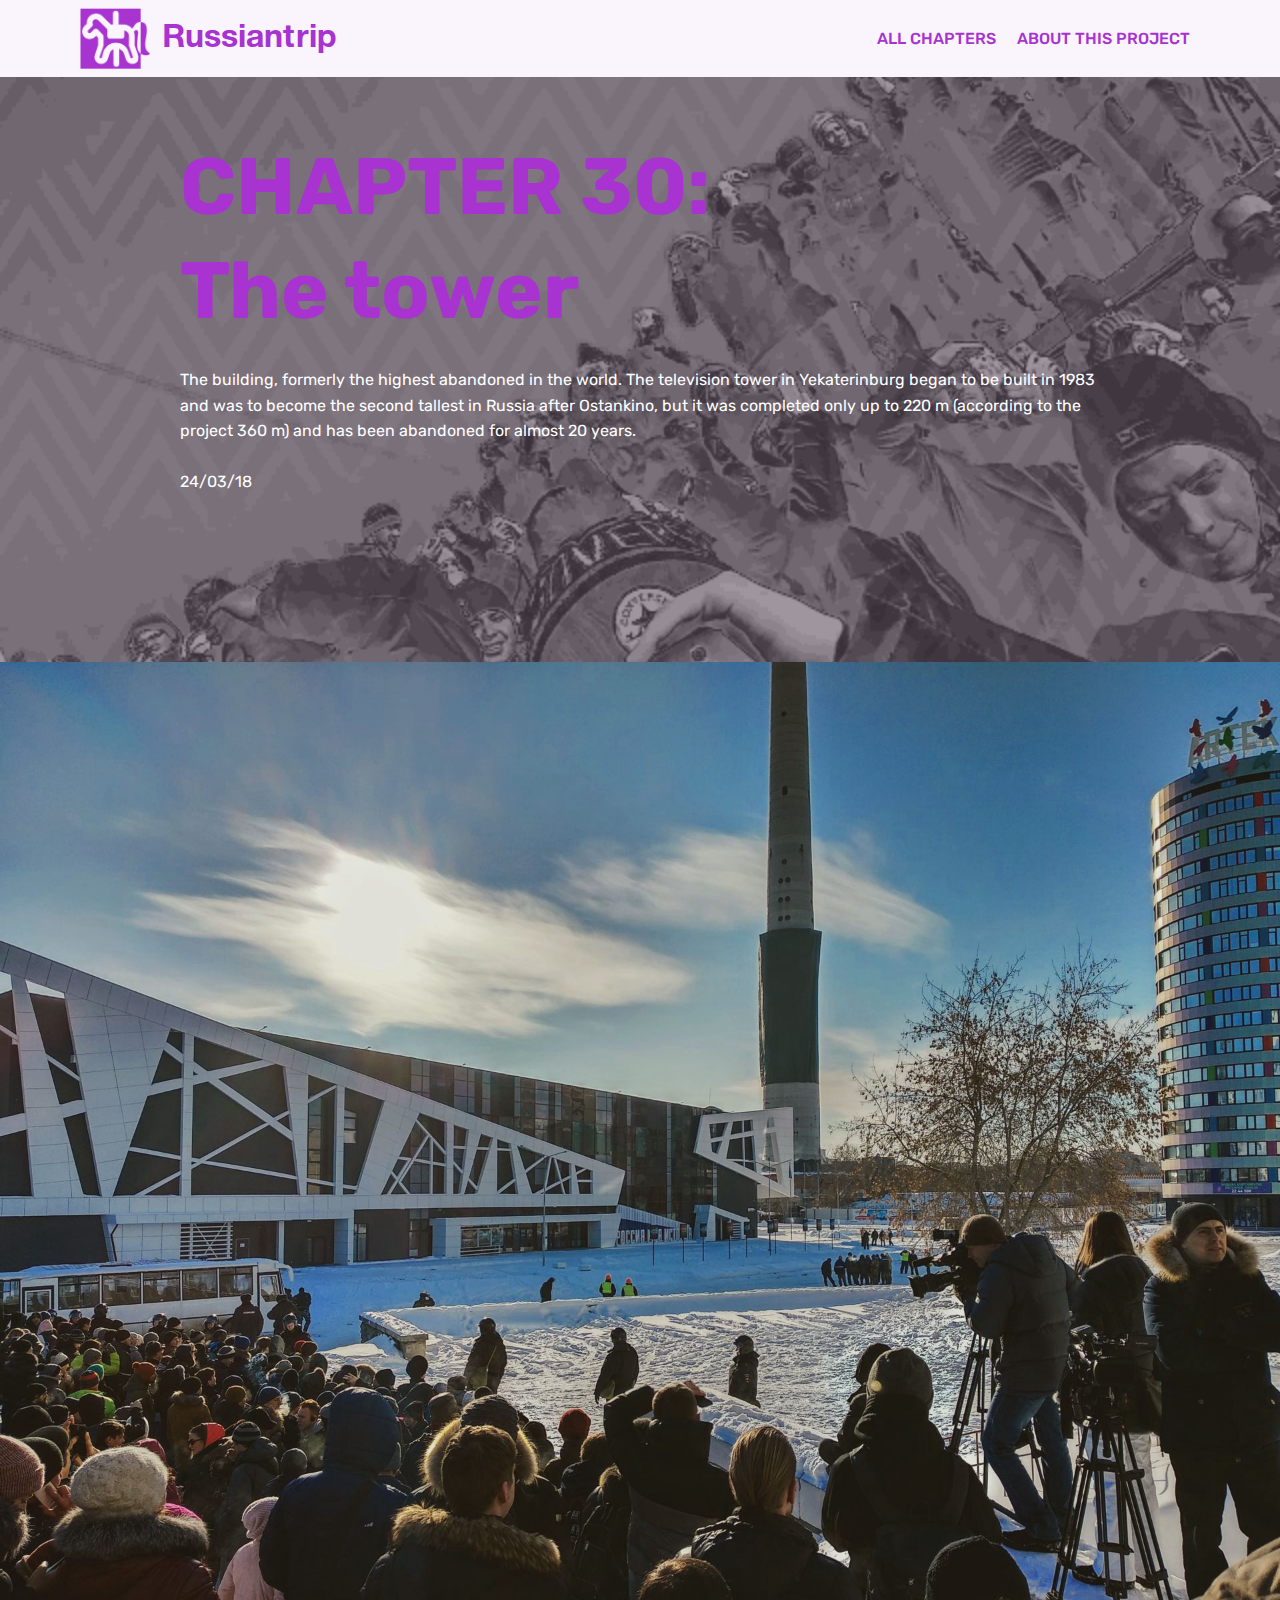
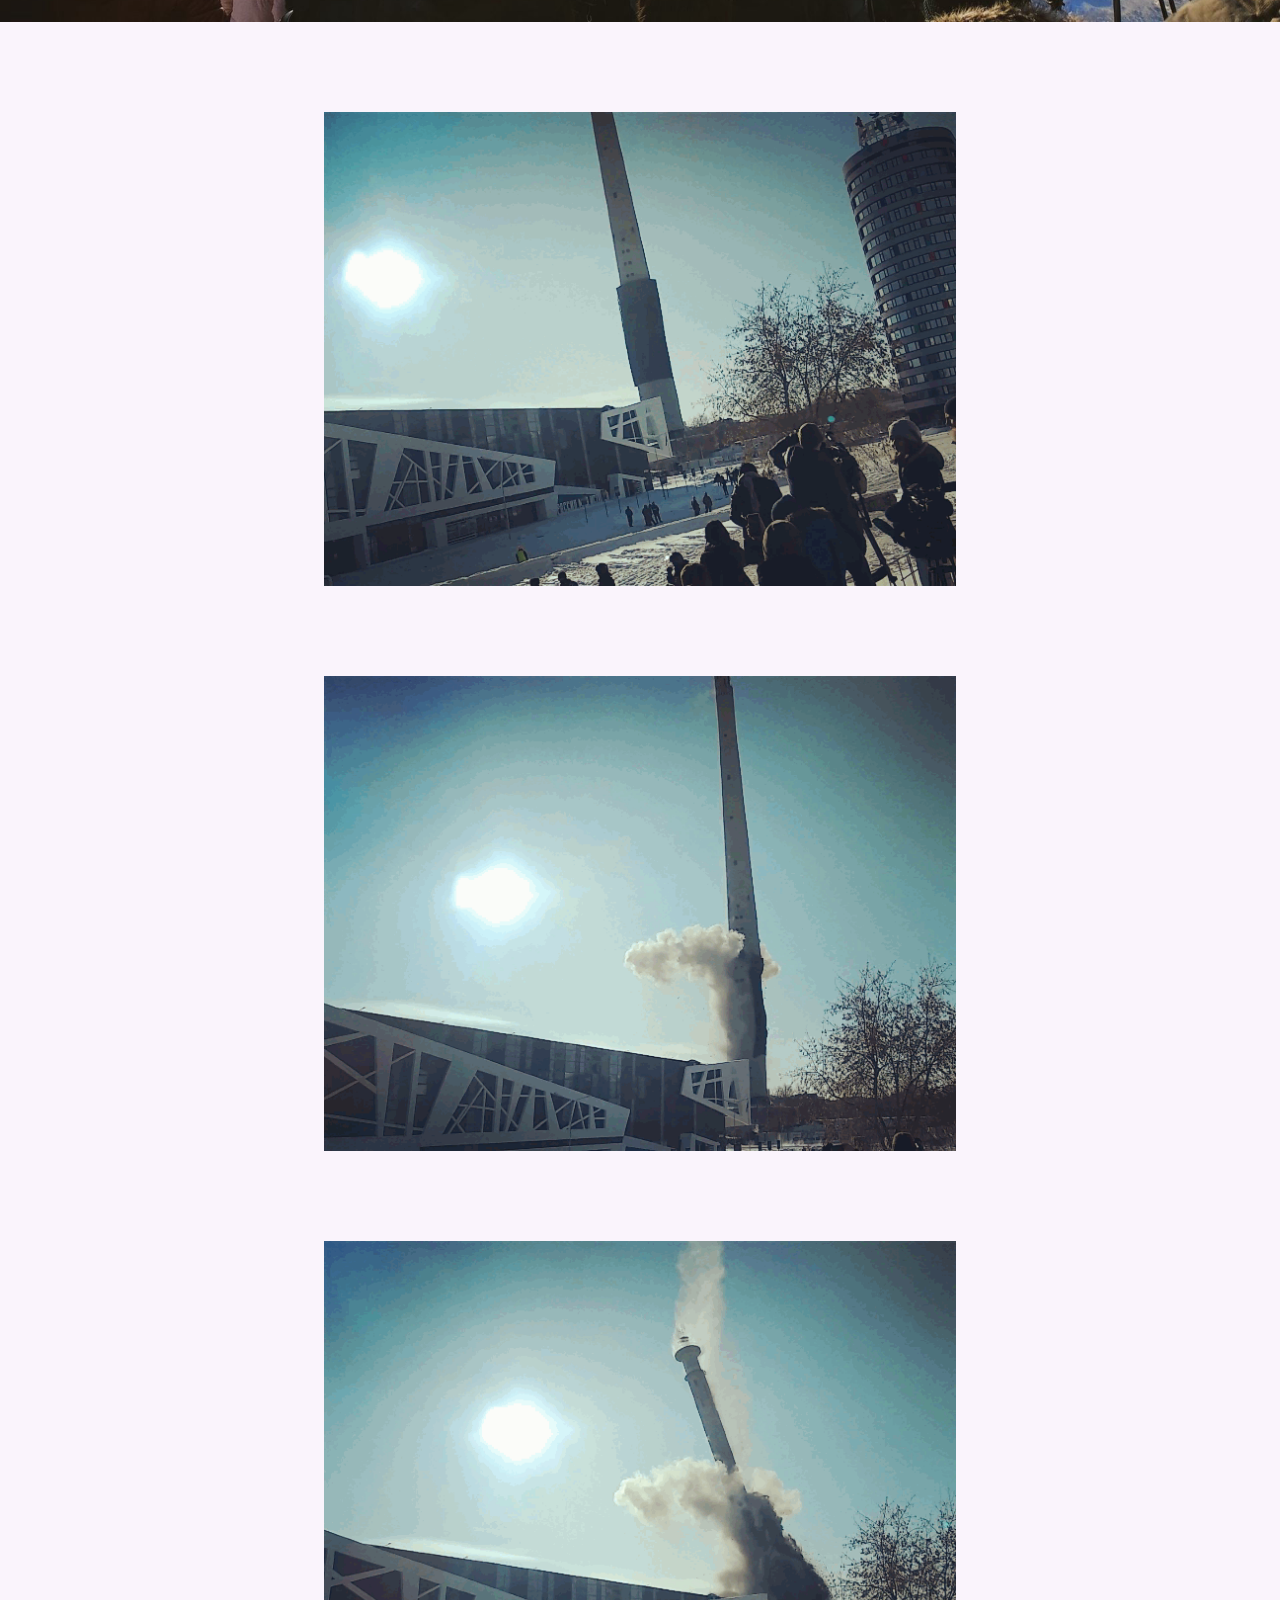
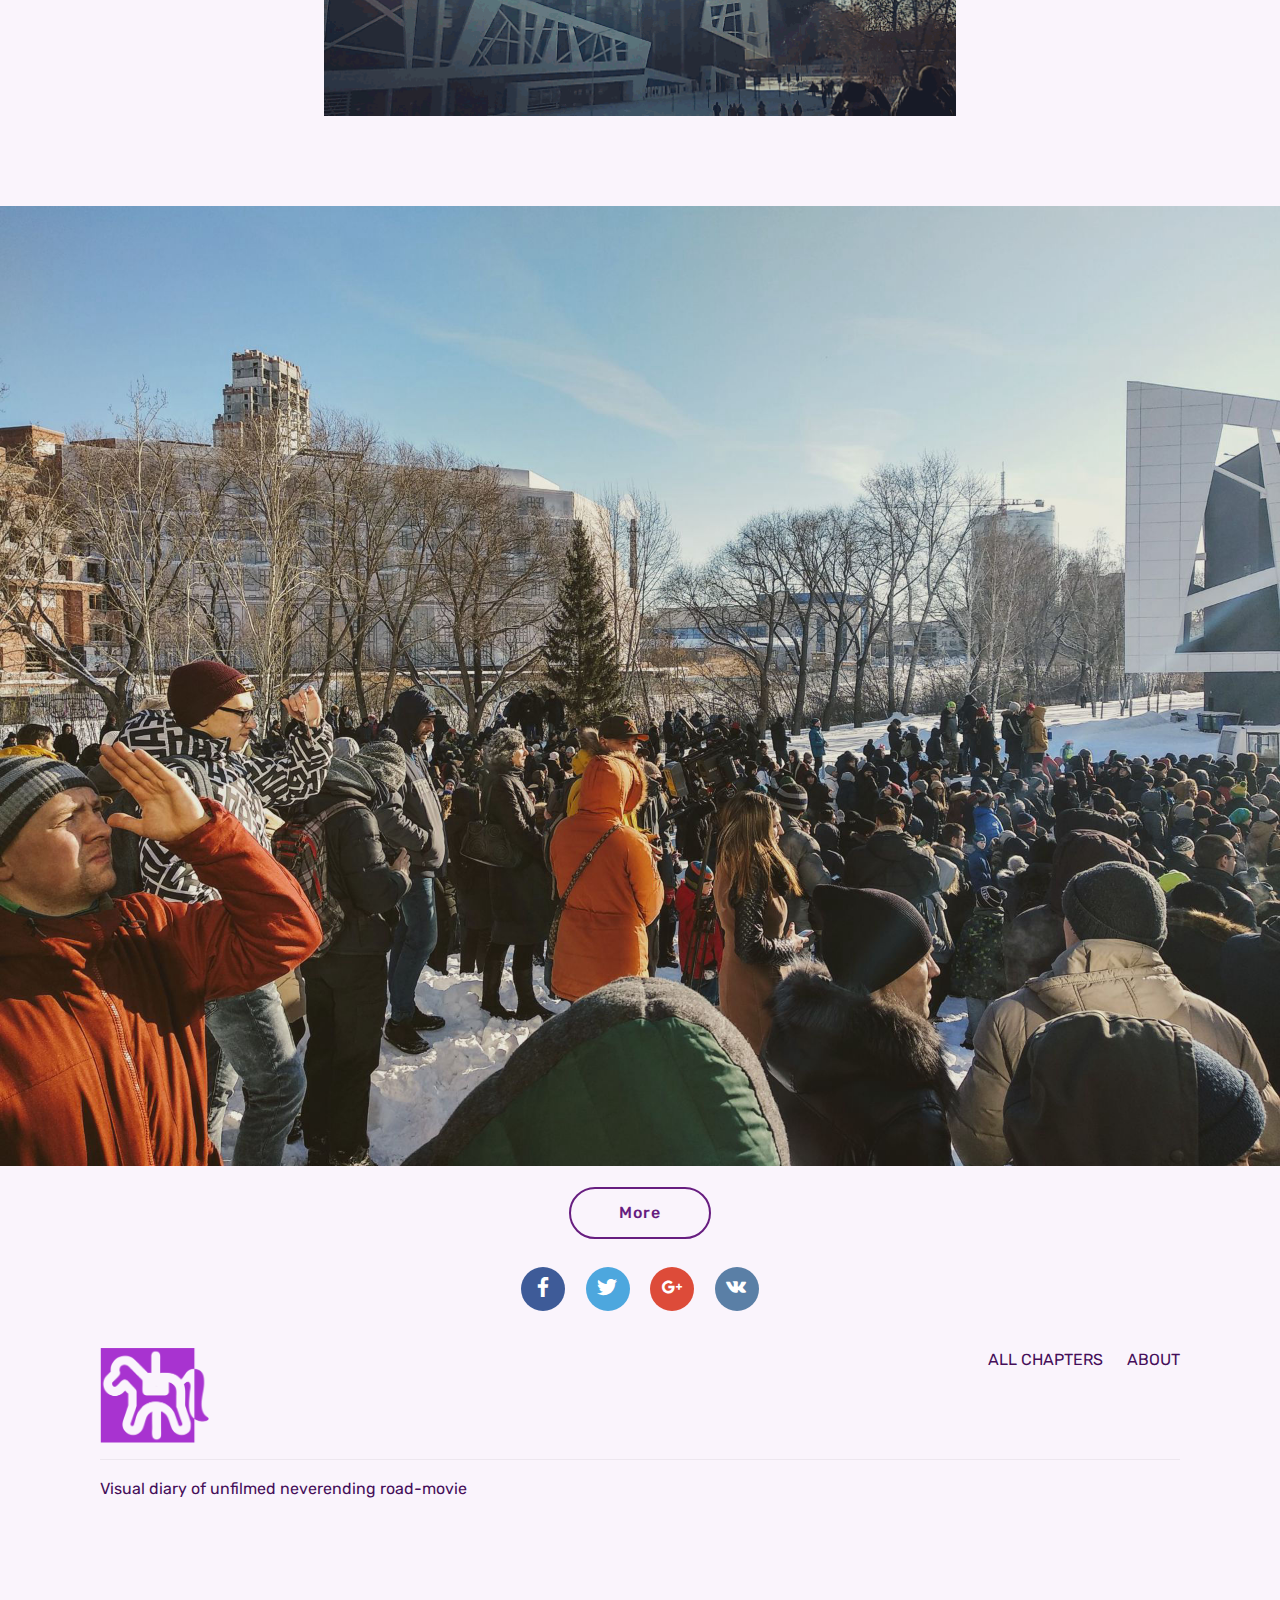
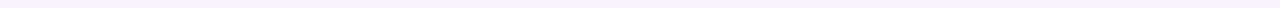
<file: page4.html>
<!DOCTYPE html>
<html >
<head>
  <!-- Site made with Mobirise Website Builder v4.7.2, https://mobirise.com -->
  <meta charset="UTF-8">
  <meta http-equiv="X-UA-Compatible" content="IE=edge">
  <meta name="generator" content="Mobirise v4.7.2, mobirise.com">
  <meta name="viewport" content="width=device-width, initial-scale=1, minimum-scale=1">
  <link rel="shortcut icon" href="assets/images/4-128x127-1.png" type="image/x-icon">
  <meta name="description" content="">
  <title>chapter 30 - the tower</title>
  <link rel="stylesheet" href="assets/web/assets/mobirise-icons/mobirise-icons.css">
  <link rel="stylesheet" href="assets/tether/tether.min.css">
  <link rel="stylesheet" href="assets/bootstrap/css/bootstrap.min.css">
  <link rel="stylesheet" href="assets/bootstrap/css/bootstrap-grid.min.css">
  <link rel="stylesheet" href="assets/bootstrap/css/bootstrap-reboot.min.css">
  <link rel="stylesheet" href="assets/dropdown/css/style.css">
  <link rel="stylesheet" href="assets/socicon/css/styles.css">
  <link rel="stylesheet" href="assets/theme/css/style.css">
  <link href="assets/fonts/style.css" rel="stylesheet">
  <link rel="stylesheet" href="assets/mobirise/css/mbr-additional.css" type="text/css">
  
  
  
</head>
<body>
  <section class="menu cid-qPoLHRcflL" once="menu" id="menu1-9z">

    

    <nav class="navbar navbar-expand beta-menu navbar-dropdown align-items-center navbar-toggleable-sm">
        <button class="navbar-toggler navbar-toggler-right" type="button" data-toggle="collapse" data-target="#navbarSupportedContent" aria-controls="navbarSupportedContent" aria-expanded="false" aria-label="Toggle navigation">
            <div class="hamburger">
                <span></span>
                <span></span>
                <span></span>
                <span></span>
            </div>
        </button>
        <div class="menu-logo">
            <div class="navbar-brand">
                <span class="navbar-logo">
                    <a href="https://russiantrip.cf">
                         <img src="assets/images/-tt-150x131.png" alt="Mobirise" title="" style="height: 3.8rem;">
                    </a>
                </span>
                <span class="navbar-caption-wrap"><a class="navbar-caption text-secondary display-2" href="https://russiantrip.cf">Russiantrip</a></span>
            </div>
        </div>
        <div class="collapse navbar-collapse" id="navbarSupportedContent">
            <ul class="navbar-nav nav-dropdown nav-right" data-app-modern-menu="true"><li class="nav-item"><a class="nav-link link text-secondary display-4" href="page6.html">ALL CHAPTERS</a></li><li class="nav-item"><a class="nav-link link text-secondary display-4" href="page1.html">ABOUT THIS PROJECT</a></li></ul>
            
        </div>
    </nav>
</section>

<section class="engine"><a href="https://mobirise.me/t">free amp templates</a></section><section class="header1 cid-qPSyRtjRAy" id="header1-m1">

    

    <div class="mbr-overlay" style="opacity: 0.4; background-color: rgb(28, 4, 29);">
    </div>

    <div class="container">
        <div class="row justify-content-md-center">
            <div class="mbr-white col-md-10">
                
                <h3 class="mbr-section-subtitle align-center mbr-light pb-3 mbr-fonts-style display-5"><font color="#a833d0"><strong>CHAPTER 30: 
</strong></font><div><font color="#a833d0"><strong>The tower</strong></font></div></h3>
                <p class="mbr-text align-center pb-3 mbr-fonts-style display-7">The building, formerly the highest abandoned in the world. The television tower in Yekaterinburg began to be built in 1983 and was to become the second tallest in Russia after Ostankino, but it was completed only up to 220 m (according to the project 360 m) and has been abandoned for almost 20 years.
<br>
<br>24/03/18<strong><br></strong></p>
                
            </div>
        </div>
    </div>

</section>

<section class="cid-qPoLIaBd2r" id="image2-an">

    

    <figure class="mbr-figure">
        <div class="image-block" style="width: 100%;">
            <img src="assets/images/img-20180324-085646-hdr-1920x1440.jpg" alt="Mobirise" title="">
            
        </div>
    </figure>
</section>

<section class="cid-qPoLI9LOAx" id="image2-am">

    

    <figure class="mbr-figure container">
        <div class="image-block" style="width: 57%;">
            <img src="assets/images/117.gif" alt="Mobirise" title="">
            
        </div>
    </figure>
</section>

<section class="cid-qPoLIbwOuO" id="image2-ao">

    

    <figure class="mbr-figure container">
        <div class="image-block" style="width: 57%;">
            <img src="assets/images/118.gif" alt="Mobirise" title="">
            
        </div>
    </figure>
</section>

<section class="cid-qPoLIdPWbk" id="image2-aq">

    

    <figure class="mbr-figure container">
        <div class="image-block" style="width: 57%;">
            <img src="assets/images/119.gif" alt="Mobirise" title="">
            
        </div>
    </figure>
</section>

<section class="cid-qPoLIcMi0K" id="image2-ap">

    

    <figure class="mbr-figure">
        <div class="image-block" style="width: 100%;">
            <img src="assets/images/img-20180324-090705-hdr-1920x1440.jpg" alt="Mobirise" title="">
            
        </div>
    </figure>
</section>

<section class="mbr-section content8 cid-qQOWtRgEkg" id="content8-mi">

    

    <div class="container">
        <div class="media-container-row title">
            <div class="col-12 col-md-8">
                <div class="mbr-section-btn align-center"><a class="btn btn-secondary-outline display-4" href="page5.html">More</a></div>
            </div>
        </div>
    </div>
</section>

<section class="cid-qQOWuGoUis" id="social-buttons3-mj">
    
    

    

    <div class="container">
        <div class="media-container-row">
            <div class="col-md-8 align-center">
                
                <div>
                    <div class="mbr-social-likes">
                        <span class="btn btn-social socicon-bg-facebook facebook mx-2" title="Поделиться в Facebook">
                            <i class="socicon socicon-facebook"></i>
                        </span>
                        <span class="btn btn-social twitter socicon-bg-twitter mx-2" title="Поделиться в Twitter">
                            <i class="socicon socicon-twitter"></i>
                        </span>
                        <span class="btn btn-social plusone socicon-bg-googleplus mx-2" title="Поделиться в Google+">
                            <i class="socicon socicon-googleplus"></i>
                        </span>
                        <span class="btn btn-social vkontakte socicon-bg-vkontakte mx-2" title="Поделиться в VK">
                            <i class="socicon socicon-vkontakte"></i>
                        </span>
                        
                        
                        
                    </div>
                </div>
            </div>
        </div>
    </div>
</section>

<section class="cid-qQSCTEiqr9" id="footer5-mx">

    

    

    <div class="container">
        <div class="media-container-row">
            <div class="col-md-3">
                <div class="media-wrap">
                    <a href="index.html">
                       <img src="assets/images/-tt-236x207.png" alt="Mobirise" title="">
                    </a>
                </div>
            </div>
            <div class="col-md-9">
                <p class="mbr-text align-right links mbr-fonts-style display-7">&nbsp;<a href="page6.html" class="text-success">ALL CHAPTERS</a> &nbsp;&nbsp;&nbsp;&nbsp;
                    <a href="page1.html" class="text-success">ABOUT</a></p>
            </div>
        </div>
        <div class="footer-lower">
            <div class="media-container-row">
                <div class="col-md-12">
                    <hr>
                </div>
            </div>
            <div class="media-container-row mbr-white">
                <div class="col-md-6 copyright">
                    <p class="mbr-text mbr-fonts-style display-7">Visual diary of unfilmed neverending road-movie
                    </p>
                </div>
                <div class="col-md-6">
                    
                </div>
            </div>
        </div>
    </div>
</section>


  <script src="assets/web/assets/jquery/jquery.min.js"></script>
  <script src="assets/popper/popper.min.js"></script>
  <script src="assets/tether/tether.min.js"></script>
  <script src="assets/bootstrap/js/bootstrap.min.js"></script>
  <script src="assets/dropdown/js/script.min.js"></script>
  <script src="assets/touchswipe/jquery.touch-swipe.min.js"></script>
  <script src="assets/sociallikes/social-likes.js"></script>
  <script src="assets/smoothscroll/smooth-scroll.js"></script>
  <script src="assets/theme/js/script.js"></script>
  
  
</body>
</html>
</file>
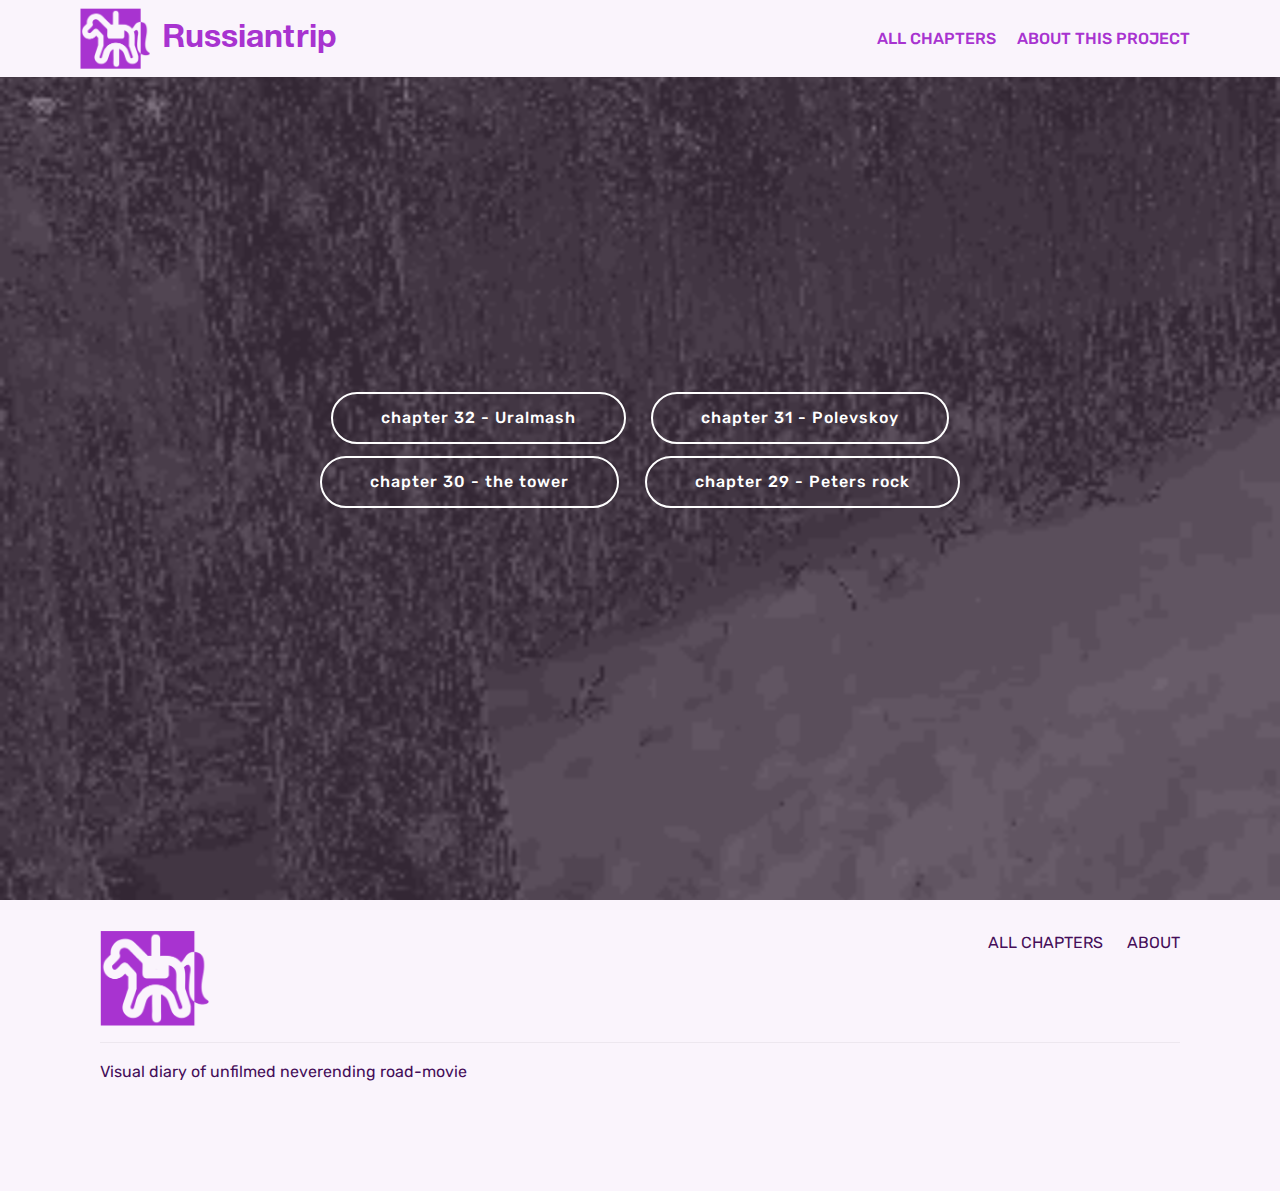
<file: page6.html>
<!DOCTYPE html>
<html >
<head>
  <!-- Site made with Mobirise Website Builder v4.7.2, https://mobirise.com -->
  <meta charset="UTF-8">
  <meta http-equiv="X-UA-Compatible" content="IE=edge">
  <meta name="generator" content="Mobirise v4.7.2, mobirise.com">
  <meta name="viewport" content="width=device-width, initial-scale=1, minimum-scale=1">
  <link rel="shortcut icon" href="assets/images/4-128x127-1.png" type="image/x-icon">
  <meta name="description" content="Website Maker Description">
  <title>all links</title>
  <link rel="stylesheet" href="assets/web/assets/mobirise-icons/mobirise-icons.css">
  <link rel="stylesheet" href="assets/tether/tether.min.css">
  <link rel="stylesheet" href="assets/bootstrap/css/bootstrap.min.css">
  <link rel="stylesheet" href="assets/bootstrap/css/bootstrap-grid.min.css">
  <link rel="stylesheet" href="assets/bootstrap/css/bootstrap-reboot.min.css">
  <link rel="stylesheet" href="assets/dropdown/css/style.css">
  <link rel="stylesheet" href="assets/socicon/css/styles.css">
  <link rel="stylesheet" href="assets/theme/css/style.css">
  <link href="assets/fonts/style.css" rel="stylesheet">
  <link rel="stylesheet" href="assets/mobirise/css/mbr-additional.css" type="text/css">
  
  
  
</head>
<body>
  <section class="menu cid-qQP3IaPl25" once="menu" id="menu1-mr">

    

    <nav class="navbar navbar-expand beta-menu navbar-dropdown align-items-center navbar-toggleable-sm">
        <button class="navbar-toggler navbar-toggler-right" type="button" data-toggle="collapse" data-target="#navbarSupportedContent" aria-controls="navbarSupportedContent" aria-expanded="false" aria-label="Toggle navigation">
            <div class="hamburger">
                <span></span>
                <span></span>
                <span></span>
                <span></span>
            </div>
        </button>
        <div class="menu-logo">
            <div class="navbar-brand">
                <span class="navbar-logo">
                    <a href="https://russiantrip.cf">
                         <img src="assets/images/-tt-150x131.png" alt="Mobirise" title="" style="height: 3.8rem;">
                    </a>
                </span>
                <span class="navbar-caption-wrap"><a class="navbar-caption text-secondary display-2" href="https://russiantrip.cf">Russiantrip</a></span>
            </div>
        </div>
        <div class="collapse navbar-collapse" id="navbarSupportedContent">
            <ul class="navbar-nav nav-dropdown nav-right" data-app-modern-menu="true"><li class="nav-item"><a class="nav-link link text-secondary display-4" href="page6.html">ALL CHAPTERS</a></li><li class="nav-item"><a class="nav-link link text-secondary display-4" href="page1.html">ABOUT THIS PROJECT</a></li></ul>
            
        </div>
    </nav>
</section>

<section class="engine"><a href="https://mobirise.me/o">free one page web templates</a></section><section class="cid-qPM1Fw0ayq mbr-fullscreen" id="header2-km">

    

    <div class="mbr-overlay" style="opacity: 0.5; background-color: rgb(28, 4, 29);"></div>

    <div class="container align-center">
        <div class="row justify-content-md-center">
            <div class="mbr-white col-md-10">
                
                
                
                <div class="mbr-section-btn"><a class="btn btn-md btn-white-outline display-4" href="page2.html">chapter 32 - Uralmash</a> <a class="btn btn-md btn-white-outline display-4" href="page3.html">chapter 31 - Polevskoy</a> <a class="btn btn-md btn-white-outline display-4" href="page4.html">chapter 30 - the tower</a> <a class="btn btn-md btn-white-outline display-4" href="page5.html">chapter 29 - Peters rock</a></div>
            </div>
        </div>
    </div>
    
</section>

<section class="cid-qQSC9wLODs" id="footer5-mu">

    

    

    <div class="container">
        <div class="media-container-row">
            <div class="col-md-3">
                <div class="media-wrap">
                    <a href="index.html">
                       <img src="assets/images/-tt-236x207.png" alt="Mobirise" title="">
                    </a>
                </div>
            </div>
            <div class="col-md-9">
                <p class="mbr-text align-right links mbr-fonts-style display-7">&nbsp;<a href="page6.html" class="text-success">ALL CHAPTERS</a> &nbsp;&nbsp;&nbsp;&nbsp;
                    <a href="page1.html" class="text-success">ABOUT</a></p>
            </div>
        </div>
        <div class="footer-lower">
            <div class="media-container-row">
                <div class="col-md-12">
                    <hr>
                </div>
            </div>
            <div class="media-container-row mbr-white">
                <div class="col-md-6 copyright">
                    <p class="mbr-text mbr-fonts-style display-7">Visual diary of unfilmed neverending road-movie
                    </p>
                </div>
                <div class="col-md-6">
                    
                </div>
            </div>
        </div>
    </div>
</section>


  <script src="assets/web/assets/jquery/jquery.min.js"></script>
  <script src="assets/popper/popper.min.js"></script>
  <script src="assets/tether/tether.min.js"></script>
  <script src="assets/bootstrap/js/bootstrap.min.js"></script>
  <script src="assets/smoothscroll/smooth-scroll.js"></script>
  <script src="assets/dropdown/js/script.min.js"></script>
  <script src="assets/touchswipe/jquery.touch-swipe.min.js"></script>
  <script src="assets/theme/js/script.js"></script>
  
  
</body>
</html>
</file>
<file: assets/web/assets/mobirise-icons/mobirise-icons.css>
@font-face {
  font-family: 'MobiriseIcons';
  src:  url('mobirise-icons.eot?spat4u');
  src:  url('mobirise-icons.eot?spat4u#iefix') format('embedded-opentype'),
    url('mobirise-icons.ttf?spat4u') format('truetype'),
    url('mobirise-icons.woff?spat4u') format('woff'),
    url('mobirise-icons.svg?spat4u#MobiriseIcons') format('svg');
  font-weight: normal;
  font-style: normal;
}

[class^="mbri-"], [class*=" mbri-"] {
  /* use !important to prevent issues with browser extensions that change fonts */
  font-family: MobiriseIcons !important;
  speak: none;
  font-style: normal;
  font-weight: normal;
  font-variant: normal;
  text-transform: none;
  line-height: 1;

  /* Better Font Rendering =========== */
  -webkit-font-smoothing: antialiased;
  -moz-osx-font-smoothing: grayscale;
}

.mbri-add-submenu:before {
  content: "\e900";
}
.mbri-alert:before {
  content: "\e901";
}
.mbri-align-center:before {
  content: "\e902";
}
.mbri-align-justify:before {
  content: "\e903";
}
.mbri-align-left:before {
  content: "\e904";
}
.mbri-align-right:before {
  content: "\e905";
}
.mbri-android:before {
  content: "\e906";
}
.mbri-apple:before {
  content: "\e907";
}
.mbri-arrow-down:before {
  content: "\e908";
}
.mbri-arrow-next:before {
  content: "\e909";
}
.mbri-arrow-prev:before {
  content: "\e90a";
}
.mbri-arrow-up:before {
  content: "\e90b";
}
.mbri-bold:before {
  content: "\e90c";
}
.mbri-bookmark:before {
  content: "\e90d";
}
.mbri-bootstrap:before {
  content: "\e90e";
}
.mbri-briefcase:before {
  content: "\e90f";
}
.mbri-browse:before {
  content: "\e910";
}
.mbri-bulleted-list:before {
  content: "\e911";
}
.mbri-calendar:before {
  content: "\e912";
}
.mbri-camera:before {
  content: "\e913";
}
.mbri-cart-add:before {
  content: "\e914";
}
.mbri-cart-full:before {
  content: "\e915";
}
.mbri-cash:before {
  content: "\e916";
}
.mbri-change-style:before {
  content: "\e917";
}
.mbri-chat:before {
  content: "\e918";
}
.mbri-clock:before {
  content: "\e919";
}
.mbri-close:before {
  content: "\e91a";
}
.mbri-cloud:before {
  content: "\e91b";
}
.mbri-code:before {
  content: "\e91c";
}
.mbri-contact-form:before {
  content: "\e91d";
}
.mbri-credit-card:before {
  content: "\e91e";
}
.mbri-cursor-click:before {
  content: "\e91f";
}
.mbri-cust-feedback:before {
  content: "\e920";
}
.mbri-database:before {
  content: "\e921";
}
.mbri-delivery:before {
  content: "\e922";
}
.mbri-desktop:before {
  content: "\e923";
}
.mbri-devices:before {
  content: "\e924";
}
.mbri-down:before {
  content: "\e925";
}
.mbri-download:before {
  content: "\e989";
}
.mbri-drag-n-drop:before {
  content: "\e927";
}
.mbri-drag-n-drop2:before {
  content: "\e928";
}
.mbri-edit:before {
  content: "\e929";
}
.mbri-edit2:before {
  content: "\e92a";
}
.mbri-error:before {
  content: "\e92b";
}
.mbri-extension:before {
  content: "\e92c";
}
.mbri-features:before {
  content: "\e92d";
}
.mbri-file:before {
  content: "\e92e";
}
.mbri-flag:before {
  content: "\e92f";
}
.mbri-folder:before {
  content: "\e930";
}
.mbri-gift:before {
  content: "\e931";
}
.mbri-github:before {
  content: "\e932";
}
.mbri-globe:before {
  content: "\e933";
}
.mbri-globe-2:before {
  content: "\e934";
}
.mbri-growing-chart:before {
  content: "\e935";
}
.mbri-hearth:before {
  content: "\e936";
}
.mbri-help:before {
  content: "\e937";
}
.mbri-home:before {
  content: "\e938";
}
.mbri-hot-cup:before {
  content: "\e939";
}
.mbri-idea:before {
  content: "\e93a";
}
.mbri-image-gallery:before {
  content: "\e93b";
}
.mbri-image-slider:before {
  content: "\e93c";
}
.mbri-info:before {
  content: "\e93d";
}
.mbri-italic:before {
  content: "\e93e";
}
.mbri-key:before {
  content: "\e93f";
}
.mbri-laptop:before {
  content: "\e940";
}
.mbri-layers:before {
  content: "\e941";
}
.mbri-left-right:before {
  content: "\e942";
}
.mbri-left:before {
  content: "\e943";
}
.mbri-letter:before {
  content: "\e944";
}
.mbri-like:before {
  content: "\e945";
}
.mbri-link:before {
  content: "\e946";
}
.mbri-lock:before {
  content: "\e947";
}
.mbri-login:before {
  content: "\e948";
}
.mbri-logout:before {
  content: "\e949";
}
.mbri-magic-stick:before {
  content: "\e94a";
}
.mbri-map-pin:before {
  content: "\e94b";
}
.mbri-menu:before {
  content: "\e94c";
}
.mbri-mobile:before {
  content: "\e94d";
}
.mbri-mobile2:before {
  content: "\e94e";
}
.mbri-mobirise:before {
  content: "\e94f";
}
.mbri-more-horizontal:before {
  content: "\e950";
}
.mbri-more-vertical:before {
  content: "\e951";
}
.mbri-music:before {
  content: "\e952";
}
.mbri-new-file:before {
  content: "\e953";
}
.mbri-numbered-list:before {
  content: "\e954";
}
.mbri-opened-folder:before {
  content: "\e955";
}
.mbri-pages:before {
  content: "\e956";
}
.mbri-paper-plane:before {
  content: "\e957";
}
.mbri-paperclip:before {
  content: "\e958";
}
.mbri-photo:before {
  content: "\e959";
}
.mbri-photos:before {
  content: "\e95a";
}
.mbri-pin:before {
  content: "\e95b";
}
.mbri-play:before {
  content: "\e95c";
}
.mbri-plus:before {
  content: "\e95d";
}
.mbri-preview:before {
  content: "\e95e";
}
.mbri-print:before {
  content: "\e95f";
}
.mbri-protect:before {
  content: "\e960";
}
.mbri-question:before {
  content: "\e961";
}
.mbri-quote-left:before {
  content: "\e962";
}
.mbri-quote-right:before {
  content: "\e963";
}
.mbri-refresh:before {
  content: "\e964";
}
.mbri-responsive:before {
  content: "\e965";
}
.mbri-right:before {
  content: "\e966";
}
.mbri-rocket:before {
  content: "\e967";
}
.mbri-sad-face:before {
  content: "\e968";
}
.mbri-sale:before {
  content: "\e969";
}
.mbri-save:before {
  content: "\e96a";
}
.mbri-search:before {
  content: "\e96b";
}
.mbri-setting:before {
  content: "\e96c";
}
.mbri-setting2:before {
  content: "\e96d";
}
.mbri-setting3:before {
  content: "\e96e";
}
.mbri-share:before {
  content: "\e96f";
}
.mbri-shopping-bag:before {
  content: "\e970";
}
.mbri-shopping-basket:before {
  content: "\e971";
}
.mbri-shopping-cart:before {
  content: "\e972";
}
.mbri-sites:before {
  content: "\e973";
}
.mbri-smile-face:before {
  content: "\e974";
}
.mbri-speed:before {
  content: "\e975";
}
.mbri-star:before {
  content: "\e976";
}
.mbri-success:before {
  content: "\e977";
}
.mbri-sun:before {
  content: "\e978";
}
.mbri-sun2:before {
  content: "\e979";
}
.mbri-tablet:before {
  content: "\e97a";
}
.mbri-tablet-vertical:before {
  content: "\e97b";
}
.mbri-target:before {
  content: "\e97c";
}
.mbri-timer:before {
  content: "\e97d";
}
.mbri-to-ftp:before {
  content: "\e97e";
}
.mbri-to-local-drive:before {
  content: "\e97f";
}
.mbri-touch-swipe:before {
  content: "\e980";
}
.mbri-touch:before {
  content: "\e981";
}
.mbri-trash:before {
  content: "\e982";
}
.mbri-underline:before {
  content: "\e983";
}
.mbri-unlink:before {
  content: "\e984";
}
.mbri-unlock:before {
  content: "\e985";
}
.mbri-up-down:before {
  content: "\e986";
}
.mbri-up:before {
  content: "\e987";
}
.mbri-update:before {
  content: "\e988";
}
.mbri-upload:before {
 content: "\e926"; 
}
.mbri-user:before {
  content: "\e98a";
}
.mbri-user2:before {
  content: "\e98b";
}
.mbri-users:before {
  content: "\e98c";
}
.mbri-video:before {
  content: "\e98d";
}
.mbri-video-play:before {
  content: "\e98e";
}
.mbri-watch:before {
  content: "\e98f";
}
.mbri-website-theme:before {
  content: "\e990";
}
.mbri-wifi:before {
  content: "\e991";
}
.mbri-windows:before {
  content: "\e992";
}
.mbri-zoom-out:before {
  content: "\e993";
}
.mbri-redo:before {
  content: "\e994";
}
.mbri-undo:before {
  content: "\e995";
}
</file>
<file: assets/dropdown/css/style.css>
.navbar-dropdown {
  left: 0;
  padding: 0;
  position: absolute;
  right: 0;
  top: 0;
  transition: all 0.45s ease;
  z-index: 1030;
  background: #282828; }
  .navbar-dropdown .navbar-logo {
    margin-right: 0.8rem;
    transition: margin 0.3s ease-in-out;
    vertical-align: middle; }
    .navbar-dropdown .navbar-logo img {
      height: 3.125rem;
      transition: all 0.3s ease-in-out; }
    .navbar-dropdown .navbar-logo.mbr-iconfont {
      font-size: 3.125rem;
      line-height: 3.125rem; }
  .navbar-dropdown .navbar-caption {
    font-weight: 700;
    white-space: normal;
    vertical-align: -4px;
    line-height: 3.125rem !important; }
    .navbar-dropdown .navbar-caption, .navbar-dropdown .navbar-caption:hover {
      color: inherit;
      text-decoration: none; }
  .navbar-dropdown .mbr-iconfont + .navbar-caption {
    vertical-align: -1px; }
  .navbar-dropdown.navbar-fixed-top {
    position: fixed; }
  .navbar-dropdown .navbar-brand span {
    vertical-align: -4px; }
  .navbar-dropdown.bg-color.transparent {
    background: none; }
  .navbar-dropdown.navbar-short .navbar-brand {
    padding: 0.625rem 0; }
    .navbar-dropdown.navbar-short .navbar-brand span {
      vertical-align: -1px; }
  .navbar-dropdown.navbar-short .navbar-caption {
    line-height: 2.375rem !important;
    vertical-align: -2px; }
  .navbar-dropdown.navbar-short .navbar-logo {
    margin-right: 0.5rem; }
    .navbar-dropdown.navbar-short .navbar-logo img {
      height: 2.375rem; }
    .navbar-dropdown.navbar-short .navbar-logo.mbr-iconfont {
      font-size: 2.375rem;
      line-height: 2.375rem; }
  .navbar-dropdown.navbar-short .mbr-table-cell {
    height: 3.625rem; }
  .navbar-dropdown .navbar-close {
    left: 0.6875rem;
    position: fixed;
    top: 0.75rem;
    z-index: 1000; }
  .navbar-dropdown .hamburger-icon {
    content: "";
    display: inline-block;
    vertical-align: middle;
    width: 16px;
    -webkit-box-shadow: 0 -6px 0 1px #282828,0 0 0 1px #282828,0 6px 0 1px #282828;
    -moz-box-shadow: 0 -6px 0 1px #282828,0 0 0 1px #282828,0 6px 0 1px #282828;
    box-shadow: 0 -6px 0 1px #282828,0 0 0 1px #282828,0 6px 0 1px #282828; }

.dropdown-menu .dropdown-toggle[data-toggle="dropdown-submenu"]::after {
  border-bottom: 0.35em solid transparent;
  border-left: 0.35em solid;
  border-right: 0;
  border-top: 0.35em solid transparent;
  margin-left: 0.3rem; }

.dropdown-menu .dropdown-item:focus {
  outline: 0; }

.nav-dropdown {
  font-size: 0.75rem;
  font-weight: 500;
  height: auto !important; }
  .nav-dropdown .nav-btn {
    padding-left: 1rem; }
  .nav-dropdown .link {
    margin: .667em 1.667em;
    font-weight: 500;
    padding: 0;
    transition: color .2s ease-in-out; }
    .nav-dropdown .link.dropdown-toggle {
      margin-right: 2.583em; }
      .nav-dropdown .link.dropdown-toggle::after {
        margin-left: .25rem;
        border-top: 0.35em solid;
        border-right: 0.35em solid transparent;
        border-left: 0.35em solid transparent;
        border-bottom: 0; }
      .nav-dropdown .link.dropdown-toggle[aria-expanded="true"] {
        margin: 0;
        padding: 0.667em 3.263em  0.667em 1.667em; }
  .nav-dropdown .link::after,
  .nav-dropdown .dropdown-item::after {
    color: inherit; }
  .nav-dropdown .btn {
    font-size: 0.75rem;
    font-weight: 700;
    letter-spacing: 0;
    margin-bottom: 0;
    padding-left: 1.25rem;
    padding-right: 1.25rem; }
  .nav-dropdown .dropdown-menu {
    border-radius: 0;
    border: 0;
    left: 0;
    margin: 0;
    padding-bottom: 1.25rem;
    padding-top: 1.25rem;
    position: relative; }
  .nav-dropdown .dropdown-submenu {
    margin-left: 0.125rem;
    top: 0; }
  .nav-dropdown .dropdown-item {
    font-weight: 500;
    line-height: 2;
    padding: 0.3846em 4.615em 0.3846em 1.5385em;
    position: relative;
    transition: color .2s ease-in-out, background-color .2s ease-in-out; }
    .nav-dropdown .dropdown-item::after {
      margin-top: -0.3077em;
      position: absolute;
      right: 1.1538em;
      top: 50%; }
    .nav-dropdown .dropdown-item:focus, .nav-dropdown .dropdown-item:hover {
      background: none; }

@media (max-width: 767px) {
  .nav-dropdown.navbar-toggleable-sm {
    bottom: 0;
    display: none;
    left: 0;
    overflow-x: hidden;
    position: fixed;
    top: 0;
    transform: translateX(-100%);
    -ms-transform: translateX(-100%);
    -webkit-transform: translateX(-100%);
    width: 18.75rem;
    z-index: 999; } }
.nav-dropdown.navbar-toggleable-xl {
  bottom: 0;
  display: none;
  left: 0;
  overflow-x: hidden;
  position: fixed;
  top: 0;
  transform: translateX(-100%);
  -ms-transform: translateX(-100%);
  -webkit-transform: translateX(-100%);
  width: 18.75rem;
  z-index: 999; }

.nav-dropdown-sm {
  display: block !important;
  overflow-x: hidden;
  overflow: auto;
  padding-top: 3.875rem; }
  .nav-dropdown-sm::after {
    content: "";
    display: block;
    height: 3rem;
    width: 100%; }
  .nav-dropdown-sm.collapse.in ~ .navbar-close {
    display: block !important; }
  .nav-dropdown-sm.collapsing, .nav-dropdown-sm.collapse.in {
    transform: translateX(0);
    -ms-transform: translateX(0);
    -webkit-transform: translateX(0);
    transition: all 0.25s ease-out;
    -webkit-transition: all 0.25s ease-out;
    background: #282828; }
  .nav-dropdown-sm.collapsing[aria-expanded="false"] {
    transform: translateX(-100%);
    -ms-transform: translateX(-100%);
    -webkit-transform: translateX(-100%); }
  .nav-dropdown-sm .nav-item {
    display: block;
    margin-left: 0 !important;
    padding-left: 0; }
  .nav-dropdown-sm .link,
  .nav-dropdown-sm .dropdown-item {
    border-top: 1px dotted rgba(255, 255, 255, 0.1);
    font-size: 0.8125rem;
    line-height: 1.6;
    margin: 0 !important;
    padding: 0.875rem 2.4rem 0.875rem 1.5625rem !important;
    position: relative;
    white-space: normal; }
    .nav-dropdown-sm .link:focus, .nav-dropdown-sm .link:hover,
    .nav-dropdown-sm .dropdown-item:focus,
    .nav-dropdown-sm .dropdown-item:hover {
      background: rgba(0, 0, 0, 0.2) !important;
      color: #c0a375; }
  .nav-dropdown-sm .nav-btn {
    position: relative;
    padding: 1.5625rem 1.5625rem 0 1.5625rem; }
    .nav-dropdown-sm .nav-btn::before {
      border-top: 1px dotted rgba(255, 255, 255, 0.1);
      content: "";
      left: 0;
      position: absolute;
      top: 0;
      width: 100%; }
    .nav-dropdown-sm .nav-btn + .nav-btn {
      padding-top: 0.625rem; }
      .nav-dropdown-sm .nav-btn + .nav-btn::before {
        display: none; }
  .nav-dropdown-sm .btn {
    padding: 0.625rem 0; }
  .nav-dropdown-sm .dropdown-toggle[data-toggle="dropdown-submenu"]::after {
    margin-left: .25rem;
    border-top: 0.35em solid;
    border-right: 0.35em solid transparent;
    border-left: 0.35em solid transparent;
    border-bottom: 0; }
  .nav-dropdown-sm .dropdown-toggle[data-toggle="dropdown-submenu"][aria-expanded="true"]::after {
    border-top: 0;
    border-right: 0.35em solid transparent;
    border-left: 0.35em solid transparent;
    border-bottom: 0.35em solid; }
  .nav-dropdown-sm .dropdown-menu {
    margin: 0;
    padding: 0;
    position: relative;
    top: 0;
    left: 0;
    width: 100%;
    border: 0;
    float: none;
    border-radius: 0;
    background: none; }
  .nav-dropdown-sm .dropdown-submenu {
    left: 100%;
    margin-left: 0.125rem;
    margin-top: -1.25rem;
    top: 0; }

.navbar-toggleable-sm .nav-dropdown .dropdown-menu {
  position: absolute; }

.navbar-toggleable-sm .nav-dropdown .dropdown-submenu {
  left: 100%;
  margin-left: 0.125rem;
  margin-top: -1.25rem;
  top: 0; }

.navbar-toggleable-sm.opened .nav-dropdown .dropdown-menu {
  position: relative; }

.navbar-toggleable-sm.opened .nav-dropdown .dropdown-submenu {
  left: 0;
  margin-left: 00rem;
  margin-top: 0rem;
  top: 0; }

.is-builder .nav-dropdown.collapsing {
  transition: none !important; }

/*# sourceMappingURL=style.css.map */
</file>
<file: assets/socicon/css/styles.css>
@charset "UTF-8";

@font-face {
  font-family: "socicon";
  src:url("../fonts/socicon.eot");
  src:url("../fonts/socicon.eot?#iefix") format("embedded-opentype"),
    url("../fonts/socicon.woff") format("woff"),
    url("../fonts/socicon.ttf") format("truetype"),
    url("../fonts/socicon.svg#socicon") format("svg");
  font-weight: normal;
  font-style: normal;

}

[data-icon]:before {
  font-family: "socicon" !important;
  content: attr(data-icon);
  font-style: normal !important;
  font-weight: normal !important;
  font-variant: normal !important;
  text-transform: none !important;
  speak: none;
  line-height: 1;
  -webkit-font-smoothing: antialiased;
  -moz-osx-font-smoothing: grayscale;
}

[class^="socicon-"]:before,
[class*=" socicon-"]:before {
  font-family: "socicon" !important;
  font-style: normal !important;
  font-weight: normal !important;
  font-variant: normal !important;
  text-transform: none !important;
  speak: none;
  line-height: 1;
  -webkit-font-smoothing: antialiased;
  -moz-osx-font-smoothing: grayscale;
}

.socicon-modelmayhem:before {
  content: "\e000";
}
.socicon-mixcloud:before {
  content: "\e001";
}
.socicon-drupal:before {
  content: "\e002";
}
.socicon-swarm:before {
  content: "\e003";
}
.socicon-istock:before {
  content: "\e004";
}
.socicon-yammer:before {
  content: "\e005";
}
.socicon-ello:before {
  content: "\e006";
}
.socicon-stackoverflow:before {
  content: "\e007";
}
.socicon-persona:before {
  content: "\e008";
}
.socicon-triplej:before {
  content: "\e009";
}
.socicon-houzz:before {
  content: "\e00a";
}
.socicon-rss:before {
  content: "\e00b";
}
.socicon-paypal:before {
  content: "\e00c";
}
.socicon-odnoklassniki:before {
  content: "\e00d";
}
.socicon-airbnb:before {
  content: "\e00e";
}
.socicon-periscope:before {
  content: "\e00f";
}
.socicon-outlook:before {
  content: "\e010";
}
.socicon-coderwall:before {
  content: "\e011";
}
.socicon-tripadvisor:before {
  content: "\e012";
}
.socicon-appnet:before {
  content: "\e013";
}
.socicon-goodreads:before {
  content: "\e014";
}
.socicon-tripit:before {
  content: "\e015";
}
.socicon-lanyrd:before {
  content: "\e016";
}
.socicon-slideshare:before {
  content: "\e017";
}
.socicon-buffer:before {
  content: "\e018";
}
.socicon-disqus:before {
  content: "\e019";
}
.socicon-vkontakte:before {
  content: "\e01a";
}
.socicon-whatsapp:before {
  content: "\e01b";
}
.socicon-patreon:before {
  content: "\e01c";
}
.socicon-storehouse:before {
  content: "\e01d";
}
.socicon-pocket:before {
  content: "\e01e";
}
.socicon-mail:before {
  content: "\e01f";
}
.socicon-blogger:before {
  content: "\e020";
}
.socicon-technorati:before {
  content: "\e021";
}
.socicon-reddit:before {
  content: "\e022";
}
.socicon-dribbble:before {
  content: "\e023";
}
.socicon-stumbleupon:before {
  content: "\e024";
}
.socicon-digg:before {
  content: "\e025";
}
.socicon-envato:before {
  content: "\e026";
}
.socicon-behance:before {
  content: "\e027";
}
.socicon-delicious:before {
  content: "\e028";
}
.socicon-deviantart:before {
  content: "\e029";
}
.socicon-forrst:before {
  content: "\e02a";
}
.socicon-play:before {
  content: "\e02b";
}
.socicon-zerply:before {
  content: "\e02c";
}
.socicon-wikipedia:before {
  content: "\e02d";
}
.socicon-apple:before {
  content: "\e02e";
}
.socicon-flattr:before {
  content: "\e02f";
}
.socicon-github:before {
  content: "\e030";
}
.socicon-renren:before {
  content: "\e031";
}
.socicon-friendfeed:before {
  content: "\e032";
}
.socicon-newsvine:before {
  content: "\e033";
}
.socicon-identica:before {
  content: "\e034";
}
.socicon-bebo:before {
  content: "\e035";
}
.socicon-zynga:before {
  content: "\e036";
}
.socicon-steam:before {
  content: "\e037";
}
.socicon-xbox:before {
  content: "\e038";
}
.socicon-windows:before {
  content: "\e039";
}
.socicon-qq:before {
  content: "\e03a";
}
.socicon-douban:before {
  content: "\e03b";
}
.socicon-meetup:before {
  content: "\e03c";
}
.socicon-playstation:before {
  content: "\e03d";
}
.socicon-android:before {
  content: "\e03e";
}
.socicon-snapchat:before {
  content: "\e03f";
}
.socicon-twitter:before {
  content: "\e040";
}
.socicon-facebook:before {
  content: "\e041";
}
.socicon-googleplus:before {
  content: "\e042";
}
.socicon-pinterest:before {
  content: "\e043";
}
.socicon-foursquare:before {
  content: "\e044";
}
.socicon-yahoo:before {
  content: "\e045";
}
.socicon-skype:before {
  content: "\e046";
}
.socicon-yelp:before {
  content: "\e047";
}
.socicon-feedburner:before {
  content: "\e048";
}
.socicon-linkedin:before {
  content: "\e049";
}
.socicon-viadeo:before {
  content: "\e04a";
}
.socicon-xing:before {
  content: "\e04b";
}
.socicon-myspace:before {
  content: "\e04c";
}
.socicon-soundcloud:before {
  content: "\e04d";
}
.socicon-spotify:before {
  content: "\e04e";
}
.socicon-grooveshark:before {
  content: "\e04f";
}
.socicon-lastfm:before {
  content: "\e050";
}
.socicon-youtube:before {
  content: "\e051";
}
.socicon-vimeo:before {
  content: "\e052";
}
.socicon-dailymotion:before {
  content: "\e053";
}
.socicon-vine:before {
  content: "\e054";
}
.socicon-flickr:before {
  content: "\e055";
}
.socicon-500px:before {
  content: "\e056";
}
.socicon-wordpress:before {
  content: "\e058";
}
.socicon-tumblr:before {
  content: "\e059";
}
.socicon-twitch:before {
  content: "\e05a";
}
.socicon-8tracks:before {
  content: "\e05b";
}
.socicon-amazon:before {
  content: "\e05c";
}
.socicon-icq:before {
  content: "\e05d";
}
.socicon-smugmug:before {
  content: "\e05e";
}
.socicon-ravelry:before {
  content: "\e05f";
}
.socicon-weibo:before {
  content: "\e060";
}
.socicon-baidu:before {
  content: "\e061";
}
.socicon-angellist:before {
  content: "\e062";
}
.socicon-ebay:before {
  content: "\e063";
}
.socicon-imdb:before {
  content: "\e064";
}
.socicon-stayfriends:before {
  content: "\e065";
}
.socicon-residentadvisor:before {
  content: "\e066";
}
.socicon-google:before {
  content: "\e067";
}
.socicon-yandex:before {
  content: "\e068";
}
.socicon-sharethis:before {
  content: "\e069";
}
.socicon-bandcamp:before {
  content: "\e06a";
}
.socicon-itunes:before {
  content: "\e06b";
}
.socicon-deezer:before {
  content: "\e06c";
}
.socicon-telegram:before {
  content: "\e06e";
}
.socicon-openid:before {
  content: "\e06f";
}
.socicon-amplement:before {
  content: "\e070";
}
.socicon-viber:before {
  content: "\e071";
}
.socicon-zomato:before {
  content: "\e072";
}
.socicon-draugiem:before {
  content: "\e074";
}
.socicon-endomodo:before {
  content: "\e075";
}
.socicon-filmweb:before {
  content: "\e076";
}
.socicon-stackexchange:before {
  content: "\e077";
}
.socicon-wykop:before {
  content: "\e078";
}
.socicon-teamspeak:before {
  content: "\e079";
}
.socicon-teamviewer:before {
  content: "\e07a";
}
.socicon-ventrilo:before {
  content: "\e07b";
}
.socicon-younow:before {
  content: "\e07c";
}
.socicon-raidcall:before {
  content: "\e07d";
}
.socicon-mumble:before {
  content: "\e07e";
}
.socicon-medium:before {
  content: "\e06d";
}
.socicon-bebee:before {
  content: "\e07f";
}
.socicon-hitbox:before {
  content: "\e080";
}
.socicon-reverbnation:before {
  content: "\e081";
}
.socicon-formulr:before {
  content: "\e082";
}
.socicon-instagram:before {
  content: "\e057";
}
.socicon-battlenet:before {
  content: "\e083";
}
.socicon-chrome:before {
  content: "\e084";
}
.socicon-discord:before {
  content: "\e086";
}
.socicon-issuu:before {
  content: "\e087";
}
.socicon-macos:before {
  content: "\e088";
}
.socicon-firefox:before {
  content: "\e089";
}
.socicon-opera:before {
  content: "\e08d";
}
.socicon-keybase:before {
  content: "\e090";
}
.socicon-alliance:before {
  content: "\e091";
}
.socicon-livejournal:before {
  content: "\e092";
}
.socicon-googlephotos:before {
  content: "\e093";
}
.socicon-horde:before {
  content: "\e094";
}
.socicon-etsy:before {
  content: "\e095";
}
.socicon-zapier:before {
  content: "\e096";
}
.socicon-google-scholar:before {
  content: "\e097";
}
.socicon-researchgate:before {
  content: "\e098";
}
.socicon-wechat:before {
  content: "\e099";
}
.socicon-strava:before {
  content: "\e09a";
}
.socicon-line:before {
  content: "\e09b";
}
.socicon-lyft:before {
  content: "\e09c";
}
.socicon-uber:before {
  content: "\e09d";
}
.socicon-songkick:before {
  content: "\e09e";
}
.socicon-viewbug:before {
  content: "\e09f";
}
.socicon-googlegroups:before {
  content: "\e0a0";
}
.socicon-quora:before {
  content: "\e073";
}
.socicon-diablo:before {
  content: "\e085";
}
.socicon-blizzard:before {
  content: "\e0a1";
}
.socicon-hearthstone:before {
  content: "\e08b";
}
.socicon-heroes:before {
  content: "\e08a";
}
.socicon-overwatch:before {
  content: "\e08c";
}
.socicon-warcraft:before {
  content: "\e08e";
}
.socicon-starcraft:before {
  content: "\e08f";
}
.socicon-beam:before {
  content: "\e0a2";
}
.socicon-curse:before {
  content: "\e0a3";
}
.socicon-player:before {
  content: "\e0a4";
}
.socicon-streamjar:before {
  content: "\e0a5";
}
.socicon-nintendo:before {
  content: "\e0a6";
}
.socicon-hellocoton:before {
  content: "\e0a7";
}
</file>
<file: assets/theme/css/style.css>
/*!
 * Mobirise v4 theme (https://mobirise.com/)
 * Copyright 2017 Mobirise
 */
section {
  background-color: #eeeeee; }

section,
.container,
.container-fluid {
  position: relative;
  word-wrap: break-word; }

a.mbr-iconfont:hover {
  text-decoration: none; }

.article .lead p, .article .lead ul, .article .lead ol, .article .lead pre, .article .lead blockquote {
  margin-bottom: 0; }

a {
  font-style: normal;
  font-weight: 400;
  cursor: pointer; }
  a, a:hover {
    text-decoration: none; }

figure {
  margin-bottom: 0; }

body {
  color: #232323; }

h1, h2, h3, h4, h5, h6,
.h1, .h2, .h3, .h4, .h5, .h6,
.display-1, .display-2, .display-3, .display-4 {
  line-height: 1;
  word-break: break-word;
  word-wrap: break-word; }

b, strong {
  font-weight: bold; }

blockquote {
  padding: 10px 0 10px 20px;
  position: relative;
  border-left: 2px solid;
  border-color: #ff3366; }

input:-webkit-autofill, input:-webkit-autofill:hover, input:-webkit-autofill:focus, input:-webkit-autofill:active {
  transition-delay: 9999s;
  transition-property: background-color, color; }

textarea[type="hidden"] {
  display: none; }

body {
  position: relative; }

section {
  background-position: 50% 50%;
  background-repeat: no-repeat;
  background-size: cover; }
  section .mbr-background-video,
  section .mbr-background-video-preview {
    position: absolute;
    bottom: 0;
    left: 0;
    right: 0;
    top: 0; }

.hidden {
  visibility: hidden; }

.mbr-z-index20 {
  z-index: 20; }

/*! Base colors */
.mbr-white {
  color: #ffffff; }

.mbr-black {
  color: #000000; }

.mbr-bg-white {
  background-color: #ffffff; }

.mbr-bg-black {
  background-color: #000000; }

/*! Text-aligns */
.align-left {
  text-align: left; }

.align-center {
  text-align: center; }

.align-right {
  text-align: right; }

@media (max-width: 767px) {
  .align-left, .align-center, .align-right, .mbr-section-btn, .mbr-section-title {
    text-align: center; } }
/*! Font-weight  */
.mbr-light {
  font-weight: 300; }

.mbr-regular {
  font-weight: 400; }

.mbr-semibold {
  font-weight: 500; }

.mbr-bold {
  font-weight: 700; }

/*! Media  */
.media-size-item {
  -webkit-flex: 1 1 auto;
  -moz-flex: 1 1 auto;
  -ms-flex: 1 1 auto;
  -o-flex: 1 1 auto;
  flex: 1 1 auto; }

.media-content {
  -webkit-flex-basis: 100%;
  flex-basis: 100%; }

.media-container-row {
  display: -ms-flexbox;
  display: -webkit-flex;
  display: flex;
  -webkit-flex-direction: row;
  -ms-flex-direction: row;
  flex-direction: row;
  -webkit-flex-wrap: wrap;
  -ms-flex-wrap: wrap;
  flex-wrap: wrap;
  -webkit-justify-content: center;
  -ms-flex-pack: center;
  justify-content: center;
  -webkit-align-content: center;
  -ms-flex-line-pack: center;
  align-content: center;
  -webkit-align-items: start;
  -ms-flex-align: start;
  align-items: start; }
  .media-container-row .media-size-item {
    width: 400px; }

.media-container-column {
  display: -ms-flexbox;
  display: -webkit-flex;
  display: flex;
  -webkit-flex-direction: column;
  -ms-flex-direction: column;
  flex-direction: column;
  -webkit-flex-wrap: wrap;
  -ms-flex-wrap: wrap;
  flex-wrap: wrap;
  -webkit-justify-content: center;
  -ms-flex-pack: center;
  justify-content: center;
  -webkit-align-content: center;
  -ms-flex-line-pack: center;
  align-content: center;
  -webkit-align-items: stretch;
  -ms-flex-align: stretch;
  align-items: stretch; }
  .media-container-column > * {
    width: 100%; }

@media (min-width: 992px) {
  .media-container-row {
    -webkit-flex-wrap: nowrap;
    -ms-flex-wrap: nowrap;
    flex-wrap: nowrap; } }
figure {
  overflow: hidden; }

figure[mbr-media-size] {
  transition: width 0.1s; }

.mbr-figure img, .mbr-figure iframe {
  display: block;
  width: 100%; }

.card {
  background-color: transparent;
  border: none; }

.card-img {
  text-align: center;
  flex-shrink: 0; }

.media {
  max-width: 100%;
  margin: 0 auto; }

.mbr-figure {
  -ms-flex-item-align: center;
  -ms-grid-row-align: center;
  -webkit-align-self: center;
  align-self: center; }

.media-container > div {
  max-width: 100%; }

.mbr-figure img, .card-img img {
  width: 100%; }

@media (max-width: 991px) {
  .media-size-item {
    width: auto !important; }

  .media {
    width: auto; }

  .mbr-figure {
    width: 100% !important; } }
/*! Buttons */
.mbr-section-btn {
  margin-left: -.25rem;
  margin-right: -.25rem;
  font-size: 0; }

nav .mbr-section-btn {
  margin-left: 0rem;
  margin-right: 0rem; }

/*! Btn icon margin */
.btn .mbr-iconfont, .btn.btn-sm .mbr-iconfont {
  cursor: pointer;
  margin-right: 0.5rem; }

.btn.btn-md .mbr-iconfont, .btn.btn-md .mbr-iconfont {
  margin-right: 0.8rem; }

.mbr-regular {
  font-weight: 400; }

.mbr-semibold {
  font-weight: 500; }

.mbr-bold {
  font-weight: 700; }

[type="submit"] {
  -webkit-appearance: none; }

/*! Full-screen */
.mbr-fullscreen .mbr-overlay {
  min-height: 100vh; }

.mbr-fullscreen {
  display: flex;
  display: -webkit-flex;
  display: -moz-flex;
  display: -ms-flex;
  display: -o-flex;
  align-items: center;
  -webkit-align-items: center;
  min-height: 100vh;
  padding-top: 3rem;
  padding-bottom: 3rem; }

/*! Map */
.map {
  height: 25rem;
  position: relative; }
  .map iframe {
    width: 100%;
    height: 100%; }

/* Form */
.form-asterisk {
  font-family: initial;
  position: absolute;
  top: -2px;
  font-weight: normal; }

/*! Scroll to top arrow */
.mbr-arrow-up {
  bottom: 25px;
  right: 90px;
  position: fixed;
  text-align: right;
  z-index: 5000;
  color: #ffffff;
  font-size: 32px;
  transform: rotate(180deg);
  -webkit-transform: rotate(180deg); }

.mbr-arrow-up a {
  background: rgba(0, 0, 0, 0.2);
  border-radius: 3px;
  color: #fff;
  display: inline-block;
  height: 60px;
  width: 60px;
  outline-style: none !important;
  position: relative;
  text-decoration: none;
  transition: all .3s ease-in-out;
  cursor: pointer;
  text-align: center; }
  .mbr-arrow-up a:hover {
    background-color: rgba(0, 0, 0, 0.4); }
  .mbr-arrow-up a i {
    line-height: 60px; }

.mbr-arrow-up-icon {
  display: block;
  color: #fff; }

.mbr-arrow-up-icon::before {
  content: "\203a";
  display: inline-block;
  font-family: serif;
  font-size: 32px;
  line-height: 1;
  font-style: normal;
  position: relative;
  top: 6px;
  left: -4px;
  -webkit-transform: rotate(-90deg);
  transform: rotate(-90deg); }

/*! Arrow Down */
.mbr-arrow {
  position: absolute;
  bottom: 45px;
  left: 50%;
  width: 60px;
  height: 60px;
  cursor: pointer;
  background-color: rgba(80, 80, 80, 0.5);
  border-radius: 50%;
  -webkit-transform: translateX(-50%);
  transform: translateX(-50%); }
  .mbr-arrow > a {
    display: inline-block;
    text-decoration: none;
    outline-style: none;
    -webkit-animation: arrowdown 1.7s ease-in-out infinite;
    animation: arrowdown 1.7s ease-in-out infinite; }
    .mbr-arrow > a > i {
      position: absolute;
      top: -2px;
      left: 15px;
      font-size: 2rem; }

@keyframes arrowdown {
  0% {
    transform: translateY(0px);
    -webkit-transform: translateY(0px); }
  50% {
    transform: translateY(-5px);
    -webkit-transform: translateY(-5px); }
  100% {
    transform: translateY(0px);
    -webkit-transform: translateY(0px); } }
@-webkit-keyframes arrowdown {
  0% {
    transform: translateY(0px);
    -webkit-transform: translateY(0px); }
  50% {
    transform: translateY(-5px);
    -webkit-transform: translateY(-5px); }
  100% {
    transform: translateY(0px);
    -webkit-transform: translateY(0px); } }
@media (max-width: 500px) {
  .mbr-arrow-up {
    left: 50%;
    right: auto;
    transform: translateX(-50%) rotate(180deg);
    -webkit-transform: translateX(-50%) rotate(180deg); } }
/*Gradients animation*/
@keyframes gradient-animation {
  from {
    background-position: 0% 100%;
    animation-timing-function: ease-in-out; }
  to {
    background-position: 100% 0%;
    animation-timing-function: ease-in-out; } }
@-webkit-keyframes gradient-animation {
  from {
    background-position: 0% 100%;
    animation-timing-function: ease-in-out; }
  to {
    background-position: 100% 0%;
    animation-timing-function: ease-in-out; } }
.bg-gradient {
  background-size: 200% 200%;
  animation: gradient-animation 5s infinite alternate;
  -webkit-animation: gradient-animation 5s infinite alternate; }

.menu .navbar-brand {
  display: -webkit-flex; }
  .menu .navbar-brand span {
    display: flex;
    display: -webkit-flex; }
  .menu .navbar-brand .navbar-caption-wrap {
    display: -webkit-flex; }
  .menu .navbar-brand .navbar-logo img {
    display: -webkit-flex; }
@media (min-width: 768px) and (max-width: 991px) {
  .menu .navbar-toggleable-sm .navbar-nav {
    display: -webkit-box;
    display: -webkit-flex;
    display: -ms-flexbox; } }
@media (min-width: 992px) {
  .menu .navbar-nav.nav-dropdown {
    display: -webkit-flex; }
  .menu .navbar-toggleable-sm .navbar-collapse {
    display: -webkit-flex !important; } }

/*# sourceMappingURL=style.css.map */
.engine {
	position: absolute;
	text-indent: -2400px;
	text-align: center;
	padding: 0;
	top: 0;
	left: -2400px;
}
</file>
<file: assets/fonts/style.css>
@font-face {
   font-family: 'HelveticaNeueCyr-Bold';
   src: url('HelveticaNeueCyr-Bold/font.ttf');
}
</file>
<file: assets/mobirise/css/mbr-additional.css>
@import url(https://fonts.googleapis.com/css?family=Rubik:300,300i,400,400i,500,500i,700,700i,900,900i);




body {
  font-style: normal;
  line-height: 1.5;
}
.mbr-section-title {
  font-style: normal;
  line-height: 1.2;
}
.mbr-section-subtitle {
  line-height: 1.3;
}
.mbr-text {
  font-style: normal;
  line-height: 1.6;
}
.display-1 {
  font-family: 'Rubik', sans-serif;
  font-size: 6rem;
}
.display-1 > .mbr-iconfont {
  font-size: 9.6rem;
}
.display-2 {
  font-family: 'HelveticaNeueCyr-Bold';
  font-size: 2rem;
}
.display-2 > .mbr-iconfont {
  font-size: 3.2rem;
}
.display-4 {
  font-family: 'Rubik', sans-serif;
  font-size: 1rem;
}
.display-4 > .mbr-iconfont {
  font-size: 1.6rem;
}
.display-5 {
  font-family: 'Rubik', sans-serif;
  font-size: 5rem;
}
.display-5 > .mbr-iconfont {
  font-size: 8rem;
}
.display-7 {
  font-family: 'Rubik', sans-serif;
  font-size: 1rem;
}
.display-7 > .mbr-iconfont {
  font-size: 1.6rem;
}
/* ---- Fluid typography for mobile devices ---- */
/* 1.4 - font scale ratio ( bootstrap == 1.42857 ) */
/* 100vw - current viewport width */
/* (48 - 20)  48 == 48rem == 768px, 20 == 20rem == 320px(minimal supported viewport) */
/* 0.65 - min scale variable, may vary */
@media (max-width: 768px) {
  .display-1 {
    font-size: 4.8rem;
    font-size: calc( 2.75rem + (6 - 2.75) * ((100vw - 20rem) / (48 - 20)));
    line-height: calc( 1.4 * (2.75rem + (6 - 2.75) * ((100vw - 20rem) / (48 - 20))));
  }
  .display-2 {
    font-size: 1.6rem;
    font-size: calc( 1.35rem + (2 - 1.35) * ((100vw - 20rem) / (48 - 20)));
    line-height: calc( 1.4 * (1.35rem + (2 - 1.35) * ((100vw - 20rem) / (48 - 20))));
  }
  .display-4 {
    font-size: 0.8rem;
    font-size: calc( 1rem + (1 - 1) * ((100vw - 20rem) / (48 - 20)));
    line-height: calc( 1.4 * (1rem + (1 - 1) * ((100vw - 20rem) / (48 - 20))));
  }
  .display-5 {
    font-size: 4rem;
    font-size: calc( 2.4rem + (5 - 2.4) * ((100vw - 20rem) / (48 - 20)));
    line-height: calc( 1.4 * (2.4rem + (5 - 2.4) * ((100vw - 20rem) / (48 - 20))));
  }
}
/* Buttons */
.btn {
  font-weight: 500;
  border-width: 2px;
  font-style: normal;
  letter-spacing: 1px;
  margin: .4rem .8rem;
  white-space: normal;
  -webkit-transition: all 0.3s ease-in-out;
  -moz-transition: all 0.3s ease-in-out;
  transition: all 0.3s ease-in-out;
  padding: 1rem 3rem;
  border-radius: 3px;
  display: inline-flex;
  align-items: center;
  justify-content: center;
  word-break: break-word;
}
.btn-sm {
  font-weight: 500;
  letter-spacing: 1px;
  -webkit-transition: all 0.3s ease-in-out;
  -moz-transition: all 0.3s ease-in-out;
  transition: all 0.3s ease-in-out;
  padding: 0.6rem 1.5rem;
  border-radius: 3px;
}
.btn-md {
  font-weight: 500;
  letter-spacing: 1px;
  margin: .4rem .8rem !important;
  -webkit-transition: all 0.3s ease-in-out;
  -moz-transition: all 0.3s ease-in-out;
  transition: all 0.3s ease-in-out;
  padding: 1rem 3rem;
  border-radius: 3px;
}
.btn-lg {
  font-weight: 500;
  letter-spacing: 1px;
  margin: .4rem .8rem !important;
  -webkit-transition: all 0.3s ease-in-out;
  -moz-transition: all 0.3s ease-in-out;
  transition: all 0.3s ease-in-out;
  padding: 1.2rem 3.2rem;
  border-radius: 3px;
}
.bg-primary {
  background-color: #c1c1c1 !important;
}
.bg-success {
  background-color: #450e59 !important;
}
.bg-info {
  background-color: #82786e !important;
}
.bg-warning {
  background-color: #879a9f !important;
}
.bg-danger {
  background-color: #c1c1c1 !important;
}
.btn-primary,
.btn-primary:active {
  background-color: #c1c1c1 !important;
  border-color: #c1c1c1 !important;
  color: #ffffff !important;
}
.btn-primary:hover,
.btn-primary:focus,
.btn-primary.focus,
.btn-primary.active {
  color: #ffffff !important;
  background-color: #9b9b9b !important;
  border-color: #9b9b9b !important;
}
.btn-primary.disabled,
.btn-primary:disabled {
  color: #ffffff !important;
  background-color: #9b9b9b !important;
  border-color: #9b9b9b !important;
}
.btn-secondary,
.btn-secondary:active {
  background-color: #a833d0 !important;
  border-color: #a833d0 !important;
  color: #ffffff !important;
}
.btn-secondary:hover,
.btn-secondary:focus,
.btn-secondary.focus,
.btn-secondary.active {
  color: #ffffff !important;
  background-color: #772294 !important;
  border-color: #772294 !important;
}
.btn-secondary.disabled,
.btn-secondary:disabled {
  color: #ffffff !important;
  background-color: #772294 !important;
  border-color: #772294 !important;
}
.btn-info,
.btn-info:active {
  background-color: #82786e !important;
  border-color: #82786e !important;
  color: #ffffff !important;
}
.btn-info:hover,
.btn-info:focus,
.btn-info.focus,
.btn-info.active {
  color: #ffffff !important;
  background-color: #59524b !important;
  border-color: #59524b !important;
}
.btn-info.disabled,
.btn-info:disabled {
  color: #ffffff !important;
  background-color: #59524b !important;
  border-color: #59524b !important;
}
.btn-success,
.btn-success:active {
  background-color: #450e59 !important;
  border-color: #450e59 !important;
  color: #ffffff !important;
}
.btn-success:hover,
.btn-success:focus,
.btn-success.focus,
.btn-success.active {
  color: #ffffff !important;
  background-color: #120417 !important;
  border-color: #120417 !important;
}
.btn-success.disabled,
.btn-success:disabled {
  color: #ffffff !important;
  background-color: #120417 !important;
  border-color: #120417 !important;
}
.btn-warning,
.btn-warning:active {
  background-color: #879a9f !important;
  border-color: #879a9f !important;
  color: #ffffff !important;
}
.btn-warning:hover,
.btn-warning:focus,
.btn-warning.focus,
.btn-warning.active {
  color: #ffffff !important;
  background-color: #617479 !important;
  border-color: #617479 !important;
}
.btn-warning.disabled,
.btn-warning:disabled {
  color: #ffffff !important;
  background-color: #617479 !important;
  border-color: #617479 !important;
}
.btn-danger,
.btn-danger:active {
  background-color: #c1c1c1 !important;
  border-color: #c1c1c1 !important;
  color: #ffffff !important;
}
.btn-danger:hover,
.btn-danger:focus,
.btn-danger.focus,
.btn-danger.active {
  color: #ffffff !important;
  background-color: #9b9b9b !important;
  border-color: #9b9b9b !important;
}
.btn-danger.disabled,
.btn-danger:disabled {
  color: #ffffff !important;
  background-color: #9b9b9b !important;
  border-color: #9b9b9b !important;
}
.btn-white {
  color: #333333 !important;
}
.btn-white,
.btn-white:active {
  background-color: #ffffff !important;
  border-color: #ffffff !important;
  color: #808080 !important;
}
.btn-white:hover,
.btn-white:focus,
.btn-white.focus,
.btn-white.active {
  color: #808080 !important;
  background-color: #d9d9d9 !important;
  border-color: #d9d9d9 !important;
}
.btn-white.disabled,
.btn-white:disabled {
  color: #808080 !important;
  background-color: #d9d9d9 !important;
  border-color: #d9d9d9 !important;
}
.btn-black,
.btn-black:active {
  background-color: #333333 !important;
  border-color: #333333 !important;
  color: #ffffff !important;
}
.btn-black:hover,
.btn-black:focus,
.btn-black.focus,
.btn-black.active {
  color: #ffffff !important;
  background-color: #0d0d0d !important;
  border-color: #0d0d0d !important;
}
.btn-black.disabled,
.btn-black:disabled {
  color: #ffffff !important;
  background-color: #0d0d0d !important;
  border-color: #0d0d0d !important;
}
.btn-primary-outline,
.btn-primary-outline:active {
  background: none;
  border-color: #8e8e8e;
  color: #8e8e8e;
}
.btn-primary-outline:hover,
.btn-primary-outline:focus,
.btn-primary-outline.focus,
.btn-primary-outline.active {
  color: #ffffff;
  background-color: #c1c1c1;
  border-color: #c1c1c1;
}
.btn-primary-outline.disabled,
.btn-primary-outline:disabled {
  color: #ffffff !important;
  background-color: #c1c1c1 !important;
  border-color: #c1c1c1 !important;
}
.btn-secondary-outline,
.btn-secondary-outline:active {
  background: none;
  border-color: #671d80;
  color: #671d80;
}
.btn-secondary-outline:hover,
.btn-secondary-outline:focus,
.btn-secondary-outline.focus,
.btn-secondary-outline.active {
  color: #ffffff;
  background-color: #a833d0;
  border-color: #a833d0;
}
.btn-secondary-outline.disabled,
.btn-secondary-outline:disabled {
  color: #ffffff !important;
  background-color: #a833d0 !important;
  border-color: #a833d0 !important;
}
.btn-info-outline,
.btn-info-outline:active {
  background: none;
  border-color: #4b453f;
  color: #4b453f;
}
.btn-info-outline:hover,
.btn-info-outline:focus,
.btn-info-outline.focus,
.btn-info-outline.active {
  color: #ffffff;
  background-color: #82786e;
  border-color: #82786e;
}
.btn-info-outline.disabled,
.btn-info-outline:disabled {
  color: #ffffff !important;
  background-color: #82786e !important;
  border-color: #82786e !important;
}
.btn-success-outline,
.btn-success-outline:active {
  background: none;
  border-color: #010001;
  color: #010001;
}
.btn-success-outline:hover,
.btn-success-outline:focus,
.btn-success-outline.focus,
.btn-success-outline.active {
  color: #ffffff;
  background-color: #450e59;
  border-color: #450e59;
}
.btn-success-outline.disabled,
.btn-success-outline:disabled {
  color: #ffffff !important;
  background-color: #450e59 !important;
  border-color: #450e59 !important;
}
.btn-warning-outline,
.btn-warning-outline:active {
  background: none;
  border-color: #55666b;
  color: #55666b;
}
.btn-warning-outline:hover,
.btn-warning-outline:focus,
.btn-warning-outline.focus,
.btn-warning-outline.active {
  color: #ffffff;
  background-color: #879a9f;
  border-color: #879a9f;
}
.btn-warning-outline.disabled,
.btn-warning-outline:disabled {
  color: #ffffff !important;
  background-color: #879a9f !important;
  border-color: #879a9f !important;
}
.btn-danger-outline,
.btn-danger-outline:active {
  background: none;
  border-color: #8e8e8e;
  color: #8e8e8e;
}
.btn-danger-outline:hover,
.btn-danger-outline:focus,
.btn-danger-outline.focus,
.btn-danger-outline.active {
  color: #ffffff;
  background-color: #c1c1c1;
  border-color: #c1c1c1;
}
.btn-danger-outline.disabled,
.btn-danger-outline:disabled {
  color: #ffffff !important;
  background-color: #c1c1c1 !important;
  border-color: #c1c1c1 !important;
}
.btn-black-outline,
.btn-black-outline:active {
  background: none;
  border-color: #000000;
  color: #000000;
}
.btn-black-outline:hover,
.btn-black-outline:focus,
.btn-black-outline.focus,
.btn-black-outline.active {
  color: #ffffff;
  background-color: #333333;
  border-color: #333333;
}
.btn-black-outline.disabled,
.btn-black-outline:disabled {
  color: #ffffff !important;
  background-color: #333333 !important;
  border-color: #333333 !important;
}
.btn-white-outline,
.btn-white-outline:active,
.btn-white-outline.active {
  background: none;
  border-color: #ffffff;
  color: #ffffff;
}
.btn-white-outline:hover,
.btn-white-outline:focus,
.btn-white-outline.focus {
  color: #333333;
  background-color: #ffffff;
  border-color: #ffffff;
}
.text-primary {
  color: #c1c1c1 !important;
}
.text-secondary {
  color: #a833d0 !important;
}
.text-success {
  color: #450e59 !important;
}
.text-info {
  color: #82786e !important;
}
.text-warning {
  color: #879a9f !important;
}
.text-danger {
  color: #c1c1c1 !important;
}
.text-white {
  color: #ffffff !important;
}
.text-black {
  color: #000000 !important;
}
a.text-primary:hover,
a.text-primary:focus {
  color: #8e8e8e !important;
}
a.text-secondary:hover,
a.text-secondary:focus {
  color: #671d80 !important;
}
a.text-success:hover,
a.text-success:focus {
  color: #010001 !important;
}
a.text-info:hover,
a.text-info:focus {
  color: #4b453f !important;
}
a.text-warning:hover,
a.text-warning:focus {
  color: #55666b !important;
}
a.text-danger:hover,
a.text-danger:focus {
  color: #8e8e8e !important;
}
a.text-white:hover,
a.text-white:focus {
  color: #b3b3b3 !important;
}
a.text-black:hover,
a.text-black:focus {
  color: #4d4d4d !important;
}
.alert-success {
  background-color: #70c770;
}
.alert-info {
  background-color: #82786e;
}
.alert-warning {
  background-color: #879a9f;
}
.alert-danger {
  background-color: #c1c1c1;
}
.mbr-section-btn a.btn:not(.btn-form) {
  border-radius: 100px;
}
.mbr-section-btn a.btn:not(.btn-form):hover,
.mbr-section-btn a.btn:not(.btn-form):focus {
  box-shadow: none !important;
}
.mbr-section-btn a.btn:not(.btn-form):hover,
.mbr-section-btn a.btn:not(.btn-form):focus {
  box-shadow: 0 10px 40px 0 rgba(0, 0, 0, 0.2) !important;
  -webkit-box-shadow: 0 10px 40px 0 rgba(0, 0, 0, 0.2) !important;
}
.mbr-gallery-filter li a {
  border-radius: 100px !important;
}
.mbr-gallery-filter li.active .btn {
  background-color: #c1c1c1;
  border-color: #c1c1c1;
  color: #ffffff;
}
.mbr-gallery-filter li.active .btn:focus {
  box-shadow: none;
}
.nav-tabs .nav-link {
  border-radius: 100px !important;
}
.btn-form {
  border-radius: 0;
}
.btn-form:hover {
  cursor: pointer;
}
a,
a:hover {
  color: #c1c1c1;
}
.mbr-plan-header.bg-primary .mbr-plan-subtitle,
.mbr-plan-header.bg-primary .mbr-plan-price-desc {
  color: #ffffff;
}
.mbr-plan-header.bg-success .mbr-plan-subtitle,
.mbr-plan-header.bg-success .mbr-plan-price-desc {
  color: #9a1fc7;
}
.mbr-plan-header.bg-info .mbr-plan-subtitle,
.mbr-plan-header.bg-info .mbr-plan-price-desc {
  color: #beb8b2;
}
.mbr-plan-header.bg-warning .mbr-plan-subtitle,
.mbr-plan-header.bg-warning .mbr-plan-price-desc {
  color: #ced6d8;
}
.mbr-plan-header.bg-danger .mbr-plan-subtitle,
.mbr-plan-header.bg-danger .mbr-plan-price-desc {
  color: #ffffff;
}
/* Scroll to top button*/
.scrollToTop_wraper {
  display: none;
}
#scrollToTop a i:before {
  content: '';
  position: absolute;
  height: 40%;
  top: 25%;
  background: #fff;
  width: 2px;
  left: calc(50% - 1px);
}
#scrollToTop a i:after {
  content: '';
  position: absolute;
  display: block;
  border-top: 2px solid #fff;
  border-right: 2px solid #fff;
  width: 40%;
  height: 40%;
  left: 30%;
  bottom: 30%;
  transform: rotate(135deg);
}
/* Others*/
.note-check a[data-value=Rubik] {
  font-style: normal;
}
.mbr-arrow a {
  color: #ffffff;
}
@media (max-width: 767px) {
  .mbr-arrow {
    display: none;
  }
}
.form-control-label {
  position: relative;
  cursor: pointer;
  margin-bottom: .357em;
  padding: 0;
}
.alert {
  color: #ffffff;
  border-radius: 0;
  border: 0;
  font-size: .875rem;
  line-height: 1.5;
  margin-bottom: 1.875rem;
  padding: 1.25rem;
  position: relative;
}
.alert.alert-form::after {
  background-color: inherit;
  bottom: -7px;
  content: "";
  display: block;
  height: 14px;
  left: 50%;
  margin-left: -7px;
  position: absolute;
  transform: rotate(45deg);
  width: 14px;
}
.form-control {
  background-color: #f5f5f5;
  box-shadow: none;
  color: #565656;
  font-family: 'Rubik', sans-serif;
  font-size: 1rem;
  line-height: 1.43;
  min-height: 3.5em;
  padding: 1.07em .5em;
}
.form-control > .mbr-iconfont {
  font-size: 1.6rem;
}
.form-control,
.form-control:focus {
  border: 1px solid #e8e8e8;
}
.form-active .form-control:invalid {
  border-color: red;
}
.mbr-overlay {
  background-color: #000;
  bottom: 0;
  left: 0;
  opacity: .5;
  position: absolute;
  right: 0;
  top: 0;
  z-index: 0;
}
blockquote {
  font-style: italic;
  padding: 10px 0 10px 20px;
  font-size: 1.09rem;
  position: relative;
  border-color: #c1c1c1;
  border-width: 3px;
}
ul,
ol,
pre,
blockquote {
  margin-bottom: 2.3125rem;
}
pre {
  background: #f4f4f4;
  padding: 10px 24px;
  white-space: pre-wrap;
}
.inactive {
  -webkit-user-select: none;
  -moz-user-select: none;
  -ms-user-select: none;
  user-select: none;
  pointer-events: none;
  -webkit-user-drag: none;
  user-drag: none;
}
.mbr-section__comments .row {
  justify-content: center;
}
/* Forms */
.mbr-form .btn {
  margin: .4rem 0;
}
.mbr-form .input-group-btn a.btn {
  border-radius: 100px !important;
}
.mbr-form .input-group-btn a.btn:hover {
  box-shadow: 0 10px 40px 0 rgba(0, 0, 0, 0.2);
}
.mbr-form .input-group-btn button[type="submit"] {
  border-radius: 100px !important;
  padding: 1rem 3rem;
}
.mbr-form .input-group-btn button[type="submit"]:hover {
  box-shadow: 0 10px 40px 0 rgba(0, 0, 0, 0.2);
}
.form2 .form-control {
  border-top-left-radius: 100px;
  border-bottom-left-radius: 100px;
}
.form2 .input-group-btn a.btn {
  border-top-left-radius: 0 !important;
  border-bottom-left-radius: 0 !important;
}
.form2 .input-group-btn button[type="submit"] {
  border-top-left-radius: 0 !important;
  border-bottom-left-radius: 0 !important;
}
.form3 input[type="email"] {
  border-radius: 100px !important;
}
@media (max-width: 349px) {
  .form2 input[type="email"] {
    border-radius: 100px !important;
  }
  .form2 .input-group-btn a.btn {
    border-radius: 100px !important;
  }
  .form2 .input-group-btn button[type="submit"] {
    border-radius: 100px !important;
  }
}
@media (max-width: 767px) {
  .btn {
    font-size: .75rem !important;
  }
  .btn .mbr-iconfont {
    font-size: 1rem !important;
  }
}
/* Social block */
.btn-social {
  font-size: 20px;
  border-radius: 50%;
  padding: 0;
  width: 44px;
  height: 44px;
  line-height: 44px;
  text-align: center;
  position: relative;
  border: 2px solid #c0a375;
  border-color: #c1c1c1;
  color: #232323;
  cursor: pointer;
}
.btn-social i {
  top: 0;
  line-height: 44px;
  width: 44px;
}
.btn-social:hover {
  color: #fff;
  background: #c1c1c1;
}
.btn-social + .btn {
  margin-left: .1rem;
}
/* Footer */
.mbr-footer-content li::before,
.mbr-footer .mbr-contacts li::before {
  background: #c1c1c1;
}
.mbr-footer-content li a:hover,
.mbr-footer .mbr-contacts li a:hover {
  color: #c1c1c1;
}
.footer3 input[type="email"],
.footer4 input[type="email"] {
  border-radius: 100px !important;
}
.footer3 .input-group-btn a.btn,
.footer4 .input-group-btn a.btn {
  border-radius: 100px !important;
}
.footer3 .input-group-btn button[type="submit"],
.footer4 .input-group-btn button[type="submit"] {
  border-radius: 100px !important;
}
/* Headers*/
.header13 .form-inline input[type="email"],
.header14 .form-inline input[type="email"] {
  border-radius: 100px;
}
.header13 .form-inline input[type="text"],
.header14 .form-inline input[type="text"] {
  border-radius: 100px;
}
.header13 .form-inline input[type="tel"],
.header14 .form-inline input[type="tel"] {
  border-radius: 100px;
}
.header13 .form-inline a.btn,
.header14 .form-inline a.btn {
  border-radius: 100px;
}
.header13 .form-inline button,
.header14 .form-inline button {
  border-radius: 100px !important;
}
.offset-1 {
  margin-left: 8.33333%;
}
.offset-2 {
  margin-left: 16.66667%;
}
.offset-3 {
  margin-left: 25%;
}
.offset-4 {
  margin-left: 33.33333%;
}
.offset-5 {
  margin-left: 41.66667%;
}
.offset-6 {
  margin-left: 50%;
}
.offset-7 {
  margin-left: 58.33333%;
}
.offset-8 {
  margin-left: 66.66667%;
}
.offset-9 {
  margin-left: 75%;
}
.offset-10 {
  margin-left: 83.33333%;
}
.offset-11 {
  margin-left: 91.66667%;
}
@media (min-width: 576px) {
  .offset-sm-0 {
    margin-left: 0%;
  }
  .offset-sm-1 {
    margin-left: 8.33333%;
  }
  .offset-sm-2 {
    margin-left: 16.66667%;
  }
  .offset-sm-3 {
    margin-left: 25%;
  }
  .offset-sm-4 {
    margin-left: 33.33333%;
  }
  .offset-sm-5 {
    margin-left: 41.66667%;
  }
  .offset-sm-6 {
    margin-left: 50%;
  }
  .offset-sm-7 {
    margin-left: 58.33333%;
  }
  .offset-sm-8 {
    margin-left: 66.66667%;
  }
  .offset-sm-9 {
    margin-left: 75%;
  }
  .offset-sm-10 {
    margin-left: 83.33333%;
  }
  .offset-sm-11 {
    margin-left: 91.66667%;
  }
}
@media (min-width: 768px) {
  .offset-md-0 {
    margin-left: 0%;
  }
  .offset-md-1 {
    margin-left: 8.33333%;
  }
  .offset-md-2 {
    margin-left: 16.66667%;
  }
  .offset-md-3 {
    margin-left: 25%;
  }
  .offset-md-4 {
    margin-left: 33.33333%;
  }
  .offset-md-5 {
    margin-left: 41.66667%;
  }
  .offset-md-6 {
    margin-left: 50%;
  }
  .offset-md-7 {
    margin-left: 58.33333%;
  }
  .offset-md-8 {
    margin-left: 66.66667%;
  }
  .offset-md-9 {
    margin-left: 75%;
  }
  .offset-md-10 {
    margin-left: 83.33333%;
  }
  .offset-md-11 {
    margin-left: 91.66667%;
  }
}
@media (min-width: 992px) {
  .offset-lg-0 {
    margin-left: 0%;
  }
  .offset-lg-1 {
    margin-left: 8.33333%;
  }
  .offset-lg-2 {
    margin-left: 16.66667%;
  }
  .offset-lg-3 {
    margin-left: 25%;
  }
  .offset-lg-4 {
    margin-left: 33.33333%;
  }
  .offset-lg-5 {
    margin-left: 41.66667%;
  }
  .offset-lg-6 {
    margin-left: 50%;
  }
  .offset-lg-7 {
    margin-left: 58.33333%;
  }
  .offset-lg-8 {
    margin-left: 66.66667%;
  }
  .offset-lg-9 {
    margin-left: 75%;
  }
  .offset-lg-10 {
    margin-left: 83.33333%;
  }
  .offset-lg-11 {
    margin-left: 91.66667%;
  }
}
@media (min-width: 1200px) {
  .offset-xl-0 {
    margin-left: 0%;
  }
  .offset-xl-1 {
    margin-left: 8.33333%;
  }
  .offset-xl-2 {
    margin-left: 16.66667%;
  }
  .offset-xl-3 {
    margin-left: 25%;
  }
  .offset-xl-4 {
    margin-left: 33.33333%;
  }
  .offset-xl-5 {
    margin-left: 41.66667%;
  }
  .offset-xl-6 {
    margin-left: 50%;
  }
  .offset-xl-7 {
    margin-left: 58.33333%;
  }
  .offset-xl-8 {
    margin-left: 66.66667%;
  }
  .offset-xl-9 {
    margin-left: 75%;
  }
  .offset-xl-10 {
    margin-left: 83.33333%;
  }
  .offset-xl-11 {
    margin-left: 91.66667%;
  }
}
.navbar-toggler {
  -webkit-align-self: flex-start;
  -ms-flex-item-align: start;
  align-self: flex-start;
  padding: 0.25rem 0.75rem;
  font-size: 1.25rem;
  line-height: 1;
  background: transparent;
  border: 1px solid transparent;
  -webkit-border-radius: 0.25rem;
  border-radius: 0.25rem;
}
.navbar-toggler:focus,
.navbar-toggler:hover {
  text-decoration: none;
}
.navbar-toggler-icon {
  display: inline-block;
  width: 1.5em;
  height: 1.5em;
  vertical-align: middle;
  content: "";
  background: no-repeat center center;
  -webkit-background-size: 100% 100%;
  -o-background-size: 100% 100%;
  background-size: 100% 100%;
}
.navbar-toggler-left {
  position: absolute;
  left: 1rem;
}
.navbar-toggler-right {
  position: absolute;
  right: 1rem;
}
@media (max-width: 575px) {
  .navbar-toggleable .navbar-nav .dropdown-menu {
    position: static;
    float: none;
  }
  .navbar-toggleable > .container {
    padding-right: 0;
    padding-left: 0;
  }
}
@media (min-width: 576px) {
  .navbar-toggleable {
    -webkit-box-orient: horizontal;
    -webkit-box-direction: normal;
    -webkit-flex-direction: row;
    -ms-flex-direction: row;
    flex-direction: row;
    -webkit-flex-wrap: nowrap;
    -ms-flex-wrap: nowrap;
    flex-wrap: nowrap;
    -webkit-box-align: center;
    -webkit-align-items: center;
    -ms-flex-align: center;
    align-items: center;
  }
  .navbar-toggleable .navbar-nav {
    -webkit-box-orient: horizontal;
    -webkit-box-direction: normal;
    -webkit-flex-direction: row;
    -ms-flex-direction: row;
    flex-direction: row;
  }
  .navbar-toggleable .navbar-nav .nav-link {
    padding-right: .5rem;
    padding-left: .5rem;
  }
  .navbar-toggleable > .container {
    display: -webkit-box;
    display: -webkit-flex;
    display: -ms-flexbox;
    display: flex;
    -webkit-flex-wrap: nowrap;
    -ms-flex-wrap: nowrap;
    flex-wrap: nowrap;
    -webkit-box-align: center;
    -webkit-align-items: center;
    -ms-flex-align: center;
    align-items: center;
  }
  .navbar-toggleable .navbar-collapse {
    display: -webkit-box !important;
    display: -webkit-flex !important;
    display: -ms-flexbox !important;
    display: flex !important;
    width: 100%;
  }
  .navbar-toggleable .navbar-toggler {
    display: none;
  }
}
@media (max-width: 767px) {
  .navbar-toggleable-sm .navbar-nav .dropdown-menu {
    position: static;
    float: none;
  }
  .navbar-toggleable-sm > .container {
    padding-right: 0;
    padding-left: 0;
  }
}
@media (min-width: 768px) {
  .navbar-toggleable-sm {
    -webkit-box-orient: horizontal;
    -webkit-box-direction: normal;
    -webkit-flex-direction: row;
    -ms-flex-direction: row;
    flex-direction: row;
    -webkit-flex-wrap: nowrap;
    -ms-flex-wrap: nowrap;
    flex-wrap: nowrap;
    -webkit-box-align: center;
    -webkit-align-items: center;
    -ms-flex-align: center;
    align-items: center;
  }
  .navbar-toggleable-sm .navbar-nav {
    -webkit-box-orient: horizontal;
    -webkit-box-direction: normal;
    -webkit-flex-direction: row;
    -ms-flex-direction: row;
    flex-direction: row;
  }
  .navbar-toggleable-sm .navbar-nav .nav-link {
    padding-right: .5rem;
    padding-left: .5rem;
  }
  .navbar-toggleable-sm > .container {
    display: -webkit-box;
    display: -webkit-flex;
    display: -ms-flexbox;
    display: flex;
    -webkit-flex-wrap: nowrap;
    -ms-flex-wrap: nowrap;
    flex-wrap: nowrap;
    -webkit-box-align: center;
    -webkit-align-items: center;
    -ms-flex-align: center;
    align-items: center;
  }
  .navbar-toggleable-sm .navbar-collapse {
    display: -webkit-box !important;
    display: -webkit-flex !important;
    display: -ms-flexbox !important;
    display: flex !important;
    width: 100%;
  }
  .navbar-toggleable-sm .navbar-toggler {
    display: none;
  }
}
@media (max-width: 991px) {
  .navbar-toggleable-md .navbar-nav .dropdown-menu {
    position: static;
    float: none;
  }
  .navbar-toggleable-md > .container {
    padding-right: 0;
    padding-left: 0;
  }
}
@media (min-width: 992px) {
  .navbar-toggleable-md {
    -webkit-box-orient: horizontal;
    -webkit-box-direction: normal;
    -webkit-flex-direction: row;
    -ms-flex-direction: row;
    flex-direction: row;
    -webkit-flex-wrap: nowrap;
    -ms-flex-wrap: nowrap;
    flex-wrap: nowrap;
    -webkit-box-align: center;
    -webkit-align-items: center;
    -ms-flex-align: center;
    align-items: center;
  }
  .navbar-toggleable-md .navbar-nav {
    -webkit-box-orient: horizontal;
    -webkit-box-direction: normal;
    -webkit-flex-direction: row;
    -ms-flex-direction: row;
    flex-direction: row;
  }
  .navbar-toggleable-md .navbar-nav .nav-link {
    padding-right: .5rem;
    padding-left: .5rem;
  }
  .navbar-toggleable-md > .container {
    display: -webkit-box;
    display: -webkit-flex;
    display: -ms-flexbox;
    display: flex;
    -webkit-flex-wrap: nowrap;
    -ms-flex-wrap: nowrap;
    flex-wrap: nowrap;
    -webkit-box-align: center;
    -webkit-align-items: center;
    -ms-flex-align: center;
    align-items: center;
  }
  .navbar-toggleable-md .navbar-collapse {
    display: -webkit-box !important;
    display: -webkit-flex !important;
    display: -ms-flexbox !important;
    display: flex !important;
    width: 100%;
  }
  .navbar-toggleable-md .navbar-toggler {
    display: none;
  }
}
@media (max-width: 1199px) {
  .navbar-toggleable-lg .navbar-nav .dropdown-menu {
    position: static;
    float: none;
  }
  .navbar-toggleable-lg > .container {
    padding-right: 0;
    padding-left: 0;
  }
}
@media (min-width: 1200px) {
  .navbar-toggleable-lg {
    -webkit-box-orient: horizontal;
    -webkit-box-direction: normal;
    -webkit-flex-direction: row;
    -ms-flex-direction: row;
    flex-direction: row;
    -webkit-flex-wrap: nowrap;
    -ms-flex-wrap: nowrap;
    flex-wrap: nowrap;
    -webkit-box-align: center;
    -webkit-align-items: center;
    -ms-flex-align: center;
    align-items: center;
  }
  .navbar-toggleable-lg .navbar-nav {
    -webkit-box-orient: horizontal;
    -webkit-box-direction: normal;
    -webkit-flex-direction: row;
    -ms-flex-direction: row;
    flex-direction: row;
  }
  .navbar-toggleable-lg .navbar-nav .nav-link {
    padding-right: .5rem;
    padding-left: .5rem;
  }
  .navbar-toggleable-lg > .container {
    display: -webkit-box;
    display: -webkit-flex;
    display: -ms-flexbox;
    display: flex;
    -webkit-flex-wrap: nowrap;
    -ms-flex-wrap: nowrap;
    flex-wrap: nowrap;
    -webkit-box-align: center;
    -webkit-align-items: center;
    -ms-flex-align: center;
    align-items: center;
  }
  .navbar-toggleable-lg .navbar-collapse {
    display: -webkit-box !important;
    display: -webkit-flex !important;
    display: -ms-flexbox !important;
    display: flex !important;
    width: 100%;
  }
  .navbar-toggleable-lg .navbar-toggler {
    display: none;
  }
}
.navbar-toggleable-xl {
  -webkit-box-orient: horizontal;
  -webkit-box-direction: normal;
  -webkit-flex-direction: row;
  -ms-flex-direction: row;
  flex-direction: row;
  -webkit-flex-wrap: nowrap;
  -ms-flex-wrap: nowrap;
  flex-wrap: nowrap;
  -webkit-box-align: center;
  -webkit-align-items: center;
  -ms-flex-align: center;
  align-items: center;
}
.navbar-toggleable-xl .navbar-nav .dropdown-menu {
  position: static;
  float: none;
}
.navbar-toggleable-xl > .container {
  padding-right: 0;
  padding-left: 0;
}
.navbar-toggleable-xl .navbar-nav {
  -webkit-box-orient: horizontal;
  -webkit-box-direction: normal;
  -webkit-flex-direction: row;
  -ms-flex-direction: row;
  flex-direction: row;
}
.navbar-toggleable-xl .navbar-nav .nav-link {
  padding-right: .5rem;
  padding-left: .5rem;
}
.navbar-toggleable-xl > .container {
  display: -webkit-box;
  display: -webkit-flex;
  display: -ms-flexbox;
  display: flex;
  -webkit-flex-wrap: nowrap;
  -ms-flex-wrap: nowrap;
  flex-wrap: nowrap;
  -webkit-box-align: center;
  -webkit-align-items: center;
  -ms-flex-align: center;
  align-items: center;
}
.navbar-toggleable-xl .navbar-collapse {
  display: -webkit-box !important;
  display: -webkit-flex !important;
  display: -ms-flexbox !important;
  display: flex !important;
  width: 100%;
}
.navbar-toggleable-xl .navbar-toggler {
  display: none;
}
.card-img {
  width: auto;
}
.menu .navbar.collapsed:not(.beta-menu) {
  flex-direction: column;
}
.carousel-item.active,
.carousel-item-next,
.carousel-item-prev {
  display: -webkit-box;
  display: -webkit-flex;
  display: -ms-flexbox;
  display: flex;
}
.note-air-layout .dropup .dropdown-menu,
.note-air-layout .navbar-fixed-bottom .dropdown .dropdown-menu {
  bottom: initial !important;
}
html,
body {
  height: auto;
  min-height: 100vh;
}
.dropup .dropdown-toggle::after {
  display: none;
}
.cid-qPSvVGPpv2 {
  padding-top: 135px;
  padding-bottom: 135px;
  background-image: url("../../../assets/images/1117.gif");
}
.cid-qPSvVGPpv2 B {
  color: #a833d0;
}
.cid-qPSvVGPpv2 P {
  text-align: left;
}
.cid-qPSvVGPpv2 H3 {
  text-align: left;
}
.cid-qPSvVGPpv2 DIV {
  color: #ffffff;
}
.cid-qPMlOwslM7 {
  background: #ffffff;
}
.cid-qPMlOwslM7 .image-block {
  margin: auto;
  width: 100% !important;
}
.cid-qPMlOwslM7 figcaption {
  position: relative;
}
.cid-qPMlOwslM7 figcaption div {
  position: absolute;
  bottom: 0;
  width: 100%;
}
@media (max-width: 768px) {
  .cid-qPMlOwslM7 .image-block {
    width: 100% !important;
  }
}
.cid-qPMlOwslM7 DIV {
  color: #a833d0;
  text-align: left;
}
.cid-qPMmTZITCB {
  padding-top: 15px;
  padding-bottom: 15px;
  background-color: #faf4fc;
}
.cid-qPAYQAI2A0 {
  background: #1c041d;
}
.cid-qPAYQAI2A0 .image-block {
  margin: auto;
  width: 100% !important;
}
.cid-qPAYQAI2A0 .mbr-figure {
  margin: 0 auto;
}
.cid-qPAYQAI2A0 figcaption {
  position: relative;
}
.cid-qPAYQAI2A0 figcaption div {
  position: absolute;
  bottom: 0;
  width: 100%;
}
@media (max-width: 768px) {
  .cid-qPAYQAI2A0 .image-block {
    width: 100% !important;
  }
}
.cid-qPG6zNHySc {
  padding-top: 90px;
  padding-bottom: 90px;
  background: #faf4fc;
}
.cid-qPG6zNHySc .image-block {
  margin: auto;
}
.cid-qPG6zNHySc .mbr-figure {
  margin: 0 auto;
}
.cid-qPG6zNHySc figcaption {
  position: relative;
}
.cid-qPG6zNHySc figcaption div {
  position: absolute;
  bottom: 0;
  width: 100%;
}
@media (max-width: 768px) {
  .cid-qPG6zNHySc .image-block {
    width: 100% !important;
  }
}
.cid-qPAV3axzrt {
  background: #1c041d;
}
.cid-qPAV3axzrt .image-block {
  margin: auto;
  width: 100% !important;
}
.cid-qPAV3axzrt .mbr-figure {
  margin: 0 auto;
}
.cid-qPAV3axzrt figcaption {
  position: relative;
}
.cid-qPAV3axzrt figcaption div {
  position: absolute;
  bottom: 0;
  width: 100%;
}
@media (max-width: 768px) {
  .cid-qPAV3axzrt .image-block {
    width: 100% !important;
  }
}
.cid-qPAVjZR7Xl {
  padding-top: 90px;
  padding-bottom: 90px;
  background: #faf4fc;
}
.cid-qPAVjZR7Xl .image-block {
  margin: auto;
}
.cid-qPAVjZR7Xl .mbr-figure {
  margin: 0 auto;
}
.cid-qPAVjZR7Xl figcaption {
  position: relative;
}
.cid-qPAVjZR7Xl figcaption div {
  position: absolute;
  bottom: 0;
  width: 100%;
}
@media (max-width: 768px) {
  .cid-qPAVjZR7Xl .image-block {
    width: 100% !important;
  }
}
.cid-qPAWFO7rdu {
  background: #1c041d;
}
.cid-qPAWFO7rdu .image-block {
  margin: auto;
  width: 100% !important;
}
.cid-qPAWFO7rdu .mbr-figure {
  margin: 0 auto;
}
.cid-qPAWFO7rdu figcaption {
  position: relative;
}
.cid-qPAWFO7rdu figcaption div {
  position: absolute;
  bottom: 0;
  width: 100%;
}
@media (max-width: 768px) {
  .cid-qPAWFO7rdu .image-block {
    width: 100% !important;
  }
}
.cid-qPAX0vazcf {
  padding-top: 45px;
  padding-bottom: 45px;
  background: #faf4fc;
}
.cid-qPAX0vazcf .images-container.container-fluid {
  padding: 0;
}
.cid-qPAX0vazcf .media-container-row {
  margin: 0 auto;
  align-items: stretch;
}
.cid-qPAX0vazcf .media-container-row .img-item {
  display: flex;
  flex-direction: column;
  justify-content: center;
  position: relative;
  width: 100%;
  z-index: 1;
}
.cid-qPAX0vazcf .media-container-row .img-item img {
  width: 100%;
  min-height: 1px;
}
.cid-qPAX0vazcf .media-container-row .img-item .img-caption {
  background: #ffffff;
  z-index: 2;
  padding: 1rem 1rem;
  word-break: break-word;
}
.cid-qPAX0vazcf .media-container-row .img-item .img-caption p {
  margin-bottom: 0;
}
.cid-qPAX0vazcf .media-container-row .img-item.item1 {
  padding: 0 2rem 0 0;
}
@media (max-width: 992px) {
  .cid-qPAX0vazcf .img-item {
    width: 100% !important;
  }
  .cid-qPAX0vazcf .img-item.item1 {
    width: 100%;
    flex-basis: initial !important;
    padding: 0 0 2rem 0 !important;
  }
}
.cid-qPGfZX4gJy {
  background: #1c041d;
}
.cid-qPGfZX4gJy .image-block {
  margin: auto;
  width: 100% !important;
}
.cid-qPGfZX4gJy .mbr-figure {
  margin: 0 auto;
}
.cid-qPGfZX4gJy figcaption {
  position: relative;
}
.cid-qPGfZX4gJy figcaption div {
  position: absolute;
  bottom: 0;
  width: 100%;
}
@media (max-width: 768px) {
  .cid-qPGfZX4gJy .image-block {
    width: 100% !important;
  }
}
.cid-qPAW6v2S58 {
  padding-top: 30px;
  padding-bottom: 0px;
  background-color: #faf4fc;
}
.cid-qPAW6v2S58 h4 {
  font-weight: 500;
  margin-bottom: 0;
  text-align: left;
}
.cid-qPAW6v2S58 p {
  color: #767676;
  text-align: left;
}
.cid-qPAW6v2S58 .card-box {
  padding-top: 2rem;
}
.cid-qPAW6v2S58 .card-wrapper {
  height: 100%;
}
.cid-qPGgrmfRtM {
  background: #1c041d;
}
.cid-qPGgrmfRtM .image-block {
  margin: auto;
  width: 100% !important;
}
.cid-qPGgrmfRtM .mbr-figure {
  margin: 0 auto;
}
.cid-qPGgrmfRtM figcaption {
  position: relative;
}
.cid-qPGgrmfRtM figcaption div {
  position: absolute;
  bottom: 0;
  width: 100%;
}
@media (max-width: 768px) {
  .cid-qPGgrmfRtM .image-block {
    width: 100% !important;
  }
}
.cid-qPGgEI1Uzo {
  padding-top: 90px;
  padding-bottom: 90px;
  background: #faf4fc;
}
.cid-qPGgEI1Uzo .image-block {
  margin: auto;
}
.cid-qPGgEI1Uzo .mbr-figure {
  margin: 0 auto;
}
.cid-qPGgEI1Uzo figcaption {
  position: relative;
}
.cid-qPGgEI1Uzo figcaption div {
  position: absolute;
  bottom: 0;
  width: 100%;
}
@media (max-width: 768px) {
  .cid-qPGgEI1Uzo .image-block {
    width: 100% !important;
  }
}
.cid-qPMC2G4UQN {
  background: #ffffff;
}
.cid-qPMC2G4UQN .image-block {
  margin: auto;
  width: 100% !important;
}
.cid-qPMC2G4UQN figcaption {
  position: relative;
}
.cid-qPMC2G4UQN figcaption div {
  position: absolute;
  bottom: 0;
  width: 100%;
}
@media (max-width: 768px) {
  .cid-qPMC2G4UQN .image-block {
    width: 100% !important;
  }
}
.cid-qPMC2G4UQN DIV {
  color: #a833d0;
  text-align: left;
}
.cid-qPMC2G4UQN B {
  color: #a833d0;
}
.cid-qOPLnhyYvP .navbar {
  padding: .5rem 0;
  background: #faf4fc;
  transition: none;
  min-height: 77px;
}
.cid-qOPLnhyYvP .navbar-dropdown.bg-color.transparent.opened {
  background: #faf4fc;
}
.cid-qOPLnhyYvP a {
  font-style: normal;
}
.cid-qOPLnhyYvP .nav-item span {
  padding-right: 0.4em;
  line-height: 0.5em;
  vertical-align: text-bottom;
  position: relative;
  text-decoration: none;
}
.cid-qOPLnhyYvP .nav-item a {
  display: flex;
  align-items: center;
  justify-content: center;
  padding: 0.7rem 0 !important;
  margin: 0rem .65rem !important;
}
.cid-qOPLnhyYvP .nav-item:focus,
.cid-qOPLnhyYvP .nav-link:focus {
  outline: none;
}
.cid-qOPLnhyYvP .btn {
  padding: 0.4rem 1.5rem;
  display: inline-flex;
  align-items: center;
}
.cid-qOPLnhyYvP .btn .mbr-iconfont {
  font-size: 1.6rem;
}
.cid-qOPLnhyYvP .menu-logo {
  margin-right: auto;
}
.cid-qOPLnhyYvP .menu-logo .navbar-brand {
  display: flex;
  margin-left: 5rem;
  padding: 0;
  transition: padding .2s;
  min-height: 3.8rem;
  align-items: center;
}
.cid-qOPLnhyYvP .menu-logo .navbar-brand .navbar-caption-wrap {
  display: -webkit-flex;
  -webkit-align-items: center;
  align-items: center;
  word-break: break-word;
  min-width: 7rem;
  margin: .3rem 0;
}
.cid-qOPLnhyYvP .menu-logo .navbar-brand .navbar-caption-wrap .navbar-caption {
  line-height: 1.2rem !important;
  padding-right: 2rem;
}
.cid-qOPLnhyYvP .menu-logo .navbar-brand .navbar-logo {
  font-size: 4rem;
  transition: font-size 0.25s;
}
.cid-qOPLnhyYvP .menu-logo .navbar-brand .navbar-logo img {
  display: flex;
}
.cid-qOPLnhyYvP .menu-logo .navbar-brand .navbar-logo .mbr-iconfont {
  transition: font-size 0.25s;
}
.cid-qOPLnhyYvP .navbar-toggleable-sm .navbar-collapse {
  justify-content: flex-end;
  -webkit-justify-content: flex-end;
  padding-right: 5rem;
  width: auto;
}
.cid-qOPLnhyYvP .navbar-toggleable-sm .navbar-collapse .navbar-nav {
  flex-wrap: wrap;
  -webkit-flex-wrap: wrap;
  padding-left: 0;
}
.cid-qOPLnhyYvP .navbar-toggleable-sm .navbar-collapse .navbar-nav .nav-item {
  -webkit-align-self: center;
  align-self: center;
}
.cid-qOPLnhyYvP .navbar-toggleable-sm .navbar-collapse .navbar-buttons {
  padding-left: 0;
  padding-bottom: 0;
}
.cid-qOPLnhyYvP .dropdown .dropdown-menu {
  background: #faf4fc;
  display: none;
  position: absolute;
  min-width: 5rem;
  padding-top: 1.4rem;
  padding-bottom: 1.4rem;
  text-align: left;
}
.cid-qOPLnhyYvP .dropdown .dropdown-menu .dropdown-item {
  width: auto;
  padding: 0.235em 1.5385em 0.235em 1.5385em !important;
}
.cid-qOPLnhyYvP .dropdown .dropdown-menu .dropdown-item::after {
  right: 0.5rem;
}
.cid-qOPLnhyYvP .dropdown .dropdown-menu .dropdown-submenu {
  margin: 0;
}
.cid-qOPLnhyYvP .dropdown.open > .dropdown-menu {
  display: block;
}
.cid-qOPLnhyYvP .navbar-toggleable-sm.opened:after {
  position: absolute;
  width: 100vw;
  height: 100vh;
  content: '';
  background-color: rgba(0, 0, 0, 0.1);
  left: 0;
  bottom: 0;
  transform: translateY(100%);
  -webkit-transform: translateY(100%);
  z-index: 1000;
}
.cid-qOPLnhyYvP .navbar.navbar-short {
  min-height: 60px;
  transition: all .2s;
}
.cid-qOPLnhyYvP .navbar.navbar-short .navbar-toggler-right {
  top: 20px;
}
.cid-qOPLnhyYvP .navbar.navbar-short .navbar-logo a {
  font-size: 2.5rem !important;
  line-height: 2.5rem;
  transition: font-size 0.25s;
}
.cid-qOPLnhyYvP .navbar.navbar-short .navbar-logo a .mbr-iconfont {
  font-size: 2.5rem !important;
}
.cid-qOPLnhyYvP .navbar.navbar-short .navbar-logo a img {
  height: 3rem !important;
}
.cid-qOPLnhyYvP .navbar.navbar-short .navbar-brand {
  min-height: 3rem;
}
.cid-qOPLnhyYvP button.navbar-toggler {
  width: 31px;
  height: 18px;
  cursor: pointer;
  transition: all .2s;
  top: 1.5rem;
  right: 1rem;
}
.cid-qOPLnhyYvP button.navbar-toggler:focus {
  outline: none;
}
.cid-qOPLnhyYvP button.navbar-toggler .hamburger span {
  position: absolute;
  right: 0;
  width: 30px;
  height: 2px;
  border-right: 5px;
  background-color: #a833d0;
}
.cid-qOPLnhyYvP button.navbar-toggler .hamburger span:nth-child(1) {
  top: 0;
  transition: all .2s;
}
.cid-qOPLnhyYvP button.navbar-toggler .hamburger span:nth-child(2) {
  top: 8px;
  transition: all .15s;
}
.cid-qOPLnhyYvP button.navbar-toggler .hamburger span:nth-child(3) {
  top: 8px;
  transition: all .15s;
}
.cid-qOPLnhyYvP button.navbar-toggler .hamburger span:nth-child(4) {
  top: 16px;
  transition: all .2s;
}
.cid-qOPLnhyYvP nav.opened .hamburger span:nth-child(1) {
  top: 8px;
  width: 0;
  opacity: 0;
  right: 50%;
  transition: all .2s;
}
.cid-qOPLnhyYvP nav.opened .hamburger span:nth-child(2) {
  -webkit-transform: rotate(45deg);
  transform: rotate(45deg);
  transition: all .25s;
}
.cid-qOPLnhyYvP nav.opened .hamburger span:nth-child(3) {
  -webkit-transform: rotate(-45deg);
  transform: rotate(-45deg);
  transition: all .25s;
}
.cid-qOPLnhyYvP nav.opened .hamburger span:nth-child(4) {
  top: 8px;
  width: 0;
  opacity: 0;
  right: 50%;
  transition: all .2s;
}
.cid-qOPLnhyYvP .collapsed.navbar-expand {
  flex-direction: column;
}
.cid-qOPLnhyYvP .collapsed .btn {
  display: flex;
}
.cid-qOPLnhyYvP .collapsed .navbar-collapse {
  display: none !important;
  padding-right: 0 !important;
}
.cid-qOPLnhyYvP .collapsed .navbar-collapse.collapsing,
.cid-qOPLnhyYvP .collapsed .navbar-collapse.show {
  display: block !important;
}
.cid-qOPLnhyYvP .collapsed .navbar-collapse.collapsing .navbar-nav,
.cid-qOPLnhyYvP .collapsed .navbar-collapse.show .navbar-nav {
  display: block;
  text-align: center;
}
.cid-qOPLnhyYvP .collapsed .navbar-collapse.collapsing .navbar-nav .nav-item,
.cid-qOPLnhyYvP .collapsed .navbar-collapse.show .navbar-nav .nav-item {
  clear: both;
}
.cid-qOPLnhyYvP .collapsed .navbar-collapse.collapsing .navbar-nav .nav-item:last-child,
.cid-qOPLnhyYvP .collapsed .navbar-collapse.show .navbar-nav .nav-item:last-child {
  margin-bottom: 1rem;
}
.cid-qOPLnhyYvP .collapsed .navbar-collapse.collapsing .navbar-buttons,
.cid-qOPLnhyYvP .collapsed .navbar-collapse.show .navbar-buttons {
  text-align: center;
}
.cid-qOPLnhyYvP .collapsed .navbar-collapse.collapsing .navbar-buttons:last-child,
.cid-qOPLnhyYvP .collapsed .navbar-collapse.show .navbar-buttons:last-child {
  margin-bottom: 1rem;
}
.cid-qOPLnhyYvP .collapsed button.navbar-toggler {
  display: block;
}
.cid-qOPLnhyYvP .collapsed .navbar-brand {
  margin-left: 1rem !important;
}
.cid-qOPLnhyYvP .collapsed .navbar-toggleable-sm {
  flex-direction: column;
  -webkit-flex-direction: column;
}
.cid-qOPLnhyYvP .collapsed .dropdown .dropdown-menu {
  width: 100%;
  text-align: center;
  position: relative;
  opacity: 0;
  display: block;
  height: 0;
  visibility: hidden;
  padding: 0;
  transition-duration: .5s;
  transition-property: opacity,padding,height;
}
.cid-qOPLnhyYvP .collapsed .dropdown.open > .dropdown-menu {
  position: relative;
  opacity: 1;
  height: auto;
  padding: 1.4rem 0;
  visibility: visible;
}
.cid-qOPLnhyYvP .collapsed .dropdown .dropdown-submenu {
  left: 0;
  text-align: center;
  width: 100%;
}
.cid-qOPLnhyYvP .collapsed .dropdown .dropdown-toggle[data-toggle="dropdown-submenu"]::after {
  margin-top: 0;
  position: inherit;
  right: 0;
  top: 50%;
  display: inline-block;
  width: 0;
  height: 0;
  margin-left: .3em;
  vertical-align: middle;
  content: "";
  border-top: .30em solid;
  border-right: .30em solid transparent;
  border-left: .30em solid transparent;
}
@media (max-width: 991px) {
  .cid-qOPLnhyYvP .navbar-expand {
    flex-direction: column;
  }
  .cid-qOPLnhyYvP img {
    height: 3.8rem !important;
  }
  .cid-qOPLnhyYvP .btn {
    display: flex;
  }
  .cid-qOPLnhyYvP button.navbar-toggler {
    display: block;
  }
  .cid-qOPLnhyYvP .navbar-brand {
    margin-left: 1rem !important;
  }
  .cid-qOPLnhyYvP .navbar-toggleable-sm {
    flex-direction: column;
    -webkit-flex-direction: column;
  }
  .cid-qOPLnhyYvP .navbar-collapse {
    display: none !important;
    padding-right: 0 !important;
  }
  .cid-qOPLnhyYvP .navbar-collapse.collapsing,
  .cid-qOPLnhyYvP .navbar-collapse.show {
    display: block !important;
  }
  .cid-qOPLnhyYvP .navbar-collapse.collapsing .navbar-nav,
  .cid-qOPLnhyYvP .navbar-collapse.show .navbar-nav {
    display: block;
    text-align: center;
  }
  .cid-qOPLnhyYvP .navbar-collapse.collapsing .navbar-nav .nav-item,
  .cid-qOPLnhyYvP .navbar-collapse.show .navbar-nav .nav-item {
    clear: both;
  }
  .cid-qOPLnhyYvP .navbar-collapse.collapsing .navbar-nav .nav-item:last-child,
  .cid-qOPLnhyYvP .navbar-collapse.show .navbar-nav .nav-item:last-child {
    margin-bottom: 1rem;
  }
  .cid-qOPLnhyYvP .navbar-collapse.collapsing .navbar-buttons,
  .cid-qOPLnhyYvP .navbar-collapse.show .navbar-buttons {
    text-align: center;
  }
  .cid-qOPLnhyYvP .navbar-collapse.collapsing .navbar-buttons:last-child,
  .cid-qOPLnhyYvP .navbar-collapse.show .navbar-buttons:last-child {
    margin-bottom: 1rem;
  }
  .cid-qOPLnhyYvP .dropdown .dropdown-menu {
    width: 100%;
    text-align: center;
    position: relative;
    opacity: 0;
    display: block;
    height: 0;
    visibility: hidden;
    padding: 0;
    transition-duration: .5s;
    transition-property: opacity,padding,height;
  }
  .cid-qOPLnhyYvP .dropdown.open > .dropdown-menu {
    position: relative;
    opacity: 1;
    height: auto;
    padding: 1.4rem 0;
    visibility: visible;
  }
  .cid-qOPLnhyYvP .dropdown .dropdown-submenu {
    left: 0;
    text-align: center;
    width: 100%;
  }
  .cid-qOPLnhyYvP .dropdown .dropdown-toggle[data-toggle="dropdown-submenu"]::after {
    margin-top: 0;
    position: inherit;
    right: 0;
    top: 50%;
    display: inline-block;
    width: 0;
    height: 0;
    margin-left: .3em;
    vertical-align: middle;
    content: "";
    border-top: .30em solid;
    border-right: .30em solid transparent;
    border-left: .30em solid transparent;
  }
}
@media (min-width: 767px) {
  .cid-qOPLnhyYvP .menu-logo {
    flex-shrink: 0;
  }
}
.cid-qOPLnhyYvP .navbar-collapse {
  flex-basis: auto;
}
.cid-qOPLnhyYvP .nav-link:hover,
.cid-qOPLnhyYvP .dropdown-item:hover {
  color: #c1c1c1 !important;
}
.cid-qPLYALSXbQ {
  background: #1c041d;
}
.cid-qPLYALSXbQ .image-block {
  margin: auto;
  width: 100% !important;
}
.cid-qPLYALSXbQ .mbr-figure {
  margin: 0 auto;
}
.cid-qPLYALSXbQ figcaption {
  position: relative;
}
.cid-qPLYALSXbQ figcaption div {
  position: absolute;
  bottom: 0;
  width: 100%;
}
@media (max-width: 768px) {
  .cid-qPLYALSXbQ .image-block {
    width: 100% !important;
  }
}
.cid-qPMGovMYLg {
  padding-top: 90px;
  padding-bottom: 90px;
  background: #faf4fc;
}
.cid-qPMGovMYLg .image-block {
  margin: auto;
}
.cid-qPMGovMYLg .mbr-figure {
  margin: 0 auto;
}
.cid-qPMGovMYLg figcaption {
  position: relative;
}
.cid-qPMGovMYLg figcaption div {
  position: absolute;
  bottom: 0;
  width: 100%;
}
@media (max-width: 768px) {
  .cid-qPMGovMYLg .image-block {
    width: 100% !important;
  }
}
.cid-qPMDj6WuIY {
  background: #1c041d;
}
.cid-qPMDj6WuIY .image-block {
  margin: auto;
  width: 100% !important;
}
.cid-qPMDj6WuIY .mbr-figure {
  margin: 0 auto;
}
.cid-qPMDj6WuIY figcaption {
  position: relative;
}
.cid-qPMDj6WuIY figcaption div {
  position: absolute;
  bottom: 0;
  width: 100%;
}
@media (max-width: 768px) {
  .cid-qPMDj6WuIY .image-block {
    width: 100% !important;
  }
}
.cid-qPLYETxb2B {
  padding-top: 75px;
  padding-bottom: 45px;
  background-color: #faf4fc;
}
.cid-qPLYETxb2B h4 {
  font-weight: 500;
  margin-bottom: 0;
  text-align: left;
}
.cid-qPLYETxb2B p {
  color: #767676;
  text-align: left;
}
.cid-qPLYETxb2B .card-box {
  padding-top: 2rem;
}
.cid-qPLYETxb2B .card-wrapper {
  height: 100%;
}
.cid-qPLYGmFHkt {
  background: #1c041d;
}
.cid-qPLYGmFHkt .image-block {
  margin: auto;
  width: 100% !important;
}
.cid-qPLYGmFHkt .mbr-figure {
  margin: 0 auto;
}
.cid-qPLYGmFHkt figcaption {
  position: relative;
}
.cid-qPLYGmFHkt figcaption div {
  position: absolute;
  bottom: 0;
  width: 100%;
}
@media (max-width: 768px) {
  .cid-qPLYGmFHkt .image-block {
    width: 100% !important;
  }
}
.cid-qPLYM5cCUN {
  padding-top: 90px;
  padding-bottom: 60px;
  background-color: #faf4fc;
}
.cid-qPLYM5cCUN h4 {
  font-weight: 500;
  margin-bottom: 0;
  text-align: left;
}
.cid-qPLYM5cCUN p {
  color: #767676;
  text-align: left;
}
.cid-qPLYM5cCUN .card-box {
  padding-top: 2rem;
}
.cid-qPLYM5cCUN .card-wrapper {
  height: 100%;
}
.cid-qPLYN7hOBC {
  background: #1c041d;
}
.cid-qPLYN7hOBC .image-block {
  margin: auto;
  width: 100% !important;
}
.cid-qPLYN7hOBC .mbr-figure {
  margin: 0 auto;
}
.cid-qPLYN7hOBC figcaption {
  position: relative;
}
.cid-qPLYN7hOBC figcaption div {
  position: absolute;
  bottom: 0;
  width: 100%;
}
@media (max-width: 768px) {
  .cid-qPLYN7hOBC .image-block {
    width: 100% !important;
  }
}
.cid-qPML5mdYB2 {
  background: #1c041d;
}
.cid-qPML5mdYB2 .image-block {
  margin: auto;
  width: 100% !important;
}
.cid-qPML5mdYB2 .mbr-figure {
  margin: 0 auto;
}
.cid-qPML5mdYB2 figcaption {
  position: relative;
}
.cid-qPML5mdYB2 figcaption div {
  position: absolute;
  bottom: 0;
  width: 100%;
}
@media (max-width: 768px) {
  .cid-qPML5mdYB2 .image-block {
    width: 100% !important;
  }
}
.cid-qPLYOEKJrt {
  padding-top: 90px;
  padding-bottom: 90px;
  background: #faf4fc;
}
.cid-qPLYOEKJrt .image-block {
  margin: auto;
}
.cid-qPLYOEKJrt .mbr-figure {
  margin: 0 auto;
}
.cid-qPLYOEKJrt figcaption {
  position: relative;
}
.cid-qPLYOEKJrt figcaption div {
  position: absolute;
  bottom: 0;
  width: 100%;
}
@media (max-width: 768px) {
  .cid-qPLYOEKJrt .image-block {
    width: 100% !important;
  }
}
.cid-qPLYPISFy5 {
  background: #1c041d;
}
.cid-qPLYPISFy5 .image-block {
  margin: auto;
  width: 100% !important;
}
.cid-qPLYPISFy5 .mbr-figure {
  margin: 0 auto;
}
.cid-qPLYPISFy5 figcaption {
  position: relative;
}
.cid-qPLYPISFy5 figcaption div {
  position: absolute;
  bottom: 0;
  width: 100%;
}
@media (max-width: 768px) {
  .cid-qPLYPISFy5 .image-block {
    width: 100% !important;
  }
}
.cid-qPLYSpO004 {
  background: #1c041d;
}
.cid-qPLYSpO004 .image-block {
  margin: auto;
  width: 100% !important;
}
.cid-qPLYSpO004 .mbr-figure {
  margin: 0 auto;
}
.cid-qPLYSpO004 figcaption {
  position: relative;
}
.cid-qPLYSpO004 figcaption div {
  position: absolute;
  bottom: 0;
  width: 100%;
}
@media (max-width: 768px) {
  .cid-qPLYSpO004 .image-block {
    width: 100% !important;
  }
}
.cid-qPLYTK7T7e {
  padding-top: 90px;
  padding-bottom: 90px;
  background: #faf4fc;
}
.cid-qPLYTK7T7e .image-block {
  margin: auto;
}
.cid-qPLYTK7T7e .mbr-figure {
  margin: 0 auto;
}
.cid-qPLYTK7T7e figcaption {
  position: relative;
}
.cid-qPLYTK7T7e figcaption div {
  position: absolute;
  bottom: 0;
  width: 100%;
}
@media (max-width: 768px) {
  .cid-qPLYTK7T7e .image-block {
    width: 100% !important;
  }
}
.cid-qPMOy9YaLs {
  background: #ffffff;
}
.cid-qPMOy9YaLs .image-block {
  margin: auto;
  width: 100% !important;
}
.cid-qPMOy9YaLs figcaption {
  position: relative;
}
.cid-qPMOy9YaLs figcaption div {
  position: absolute;
  bottom: 0;
  width: 100%;
}
@media (max-width: 768px) {
  .cid-qPMOy9YaLs .image-block {
    width: 100% !important;
  }
}
.cid-qPMOy9YaLs DIV {
  color: #a833d0;
  text-align: left;
}
.cid-qPLZwg8rnV {
  background: #1c041d;
}
.cid-qPLZwg8rnV .image-block {
  margin: auto;
  width: 100% !important;
}
.cid-qPLZwg8rnV .mbr-figure {
  margin: 0 auto;
}
.cid-qPLZwg8rnV figcaption {
  position: relative;
}
.cid-qPLZwg8rnV figcaption div {
  position: absolute;
  bottom: 0;
  width: 100%;
}
@media (max-width: 768px) {
  .cid-qPLZwg8rnV .image-block {
    width: 100% !important;
  }
}
.cid-qPLZy5oWfE {
  background: #1c041d;
}
.cid-qPLZy5oWfE .image-block {
  margin: auto;
  width: 100% !important;
}
.cid-qPLZy5oWfE .mbr-figure {
  margin: 0 auto;
}
.cid-qPLZy5oWfE figcaption {
  position: relative;
}
.cid-qPLZy5oWfE figcaption div {
  position: absolute;
  bottom: 0;
  width: 100%;
}
@media (max-width: 768px) {
  .cid-qPLZy5oWfE .image-block {
    width: 100% !important;
  }
}
.cid-qPLZzR3Ps0 {
  padding-top: 90px;
  padding-bottom: 60px;
  background-color: #faf4fc;
}
.cid-qPLZzR3Ps0 h4 {
  font-weight: 500;
  margin-bottom: 0;
  text-align: left;
}
.cid-qPLZzR3Ps0 p {
  color: #767676;
  text-align: left;
}
.cid-qPLZzR3Ps0 .card-box {
  padding-top: 2rem;
}
.cid-qPLZzR3Ps0 .card-wrapper {
  height: 100%;
}
.cid-qPLZAKE230 {
  background: #1c041d;
}
.cid-qPLZAKE230 .image-block {
  margin: auto;
  width: 100% !important;
}
.cid-qPLZAKE230 .mbr-figure {
  margin: 0 auto;
}
.cid-qPLZAKE230 figcaption {
  position: relative;
}
.cid-qPLZAKE230 figcaption div {
  position: absolute;
  bottom: 0;
  width: 100%;
}
@media (max-width: 768px) {
  .cid-qPLZAKE230 .image-block {
    width: 100% !important;
  }
}
.cid-qPLZCYvsuG {
  padding-top: 90px;
  padding-bottom: 90px;
  background: #faf4fc;
}
.cid-qPLZCYvsuG .image-block {
  margin: auto;
}
.cid-qPLZCYvsuG .mbr-figure {
  margin: 0 auto;
}
.cid-qPLZCYvsuG figcaption {
  position: relative;
}
.cid-qPLZCYvsuG figcaption div {
  position: absolute;
  bottom: 0;
  width: 100%;
}
@media (max-width: 768px) {
  .cid-qPLZCYvsuG .image-block {
    width: 100% !important;
  }
}
.cid-qPLZDUtKFE {
  background: #1c041d;
}
.cid-qPLZDUtKFE .image-block {
  margin: auto;
  width: 100% !important;
}
.cid-qPLZDUtKFE .mbr-figure {
  margin: 0 auto;
}
.cid-qPLZDUtKFE figcaption {
  position: relative;
}
.cid-qPLZDUtKFE figcaption div {
  position: absolute;
  bottom: 0;
  width: 100%;
}
@media (max-width: 768px) {
  .cid-qPLZDUtKFE .image-block {
    width: 100% !important;
  }
}
.cid-qPLZGyUyQH {
  padding-top: 45px;
  padding-bottom: 45px;
  background: #faf4fc;
}
.cid-qPLZGyUyQH .images-container.container-fluid {
  padding: 0;
}
.cid-qPLZGyUyQH .media-container-row {
  margin: 0 auto;
  align-items: stretch;
}
.cid-qPLZGyUyQH .media-container-row .img-item {
  display: flex;
  flex-direction: column;
  justify-content: center;
  position: relative;
  width: 100%;
  z-index: 1;
}
.cid-qPLZGyUyQH .media-container-row .img-item img {
  width: 100%;
  min-height: 1px;
}
.cid-qPLZGyUyQH .media-container-row .img-item .img-caption {
  background: #ffffff;
  z-index: 2;
  padding: 1rem 1rem;
  word-break: break-word;
}
.cid-qPLZGyUyQH .media-container-row .img-item .img-caption p {
  margin-bottom: 0;
}
.cid-qPLZGyUyQH .media-container-row .img-item.item1 {
  padding: 0 2rem 0 0;
}
@media (max-width: 992px) {
  .cid-qPLZGyUyQH .img-item {
    width: 100% !important;
  }
  .cid-qPLZGyUyQH .img-item.item1 {
    width: 100%;
    flex-basis: initial !important;
    padding: 0 0 2rem 0 !important;
  }
}
.cid-qPLZHKHO6L {
  background: #1c041d;
}
.cid-qPLZHKHO6L .image-block {
  margin: auto;
  width: 100% !important;
}
.cid-qPLZHKHO6L .mbr-figure {
  margin: 0 auto;
}
.cid-qPLZHKHO6L figcaption {
  position: relative;
}
.cid-qPLZHKHO6L figcaption div {
  position: absolute;
  bottom: 0;
  width: 100%;
}
@media (max-width: 768px) {
  .cid-qPLZHKHO6L .image-block {
    width: 100% !important;
  }
}
.cid-qPLZKdf6UI {
  padding-top: 90px;
  padding-bottom: 90px;
  background: #faf4fc;
}
.cid-qPLZKdf6UI .image-block {
  margin: auto;
}
.cid-qPLZKdf6UI .mbr-figure {
  margin: 0 auto;
}
.cid-qPLZKdf6UI figcaption {
  position: relative;
}
.cid-qPLZKdf6UI figcaption div {
  position: absolute;
  bottom: 0;
  width: 100%;
}
@media (max-width: 768px) {
  .cid-qPLZKdf6UI .image-block {
    width: 100% !important;
  }
}
.cid-qPLZM5VWaY {
  background: #1c041d;
}
.cid-qPLZM5VWaY .image-block {
  margin: auto;
  width: 100% !important;
}
.cid-qPLZM5VWaY .mbr-figure {
  margin: 0 auto;
}
.cid-qPLZM5VWaY figcaption {
  position: relative;
}
.cid-qPLZM5VWaY figcaption div {
  position: absolute;
  bottom: 0;
  width: 100%;
}
@media (max-width: 768px) {
  .cid-qPLZM5VWaY .image-block {
    width: 100% !important;
  }
}
.cid-qPLZP3D4qe {
  padding-top: 90px;
  padding-bottom: 90px;
  background: #faf4fc;
}
.cid-qPLZP3D4qe .image-block {
  margin: auto;
}
.cid-qPLZP3D4qe .mbr-figure {
  margin: 0 auto;
}
.cid-qPLZP3D4qe figcaption {
  position: relative;
}
.cid-qPLZP3D4qe figcaption div {
  position: absolute;
  bottom: 0;
  width: 100%;
}
@media (max-width: 768px) {
  .cid-qPLZP3D4qe .image-block {
    width: 100% !important;
  }
}
.cid-qPLZSbwVyU {
  background: #1c041d;
}
.cid-qPLZSbwVyU .image-block {
  margin: auto;
  width: 100% !important;
}
.cid-qPLZSbwVyU .mbr-figure {
  margin: 0 auto;
}
.cid-qPLZSbwVyU figcaption {
  position: relative;
}
.cid-qPLZSbwVyU figcaption div {
  position: absolute;
  bottom: 0;
  width: 100%;
}
@media (max-width: 768px) {
  .cid-qPLZSbwVyU .image-block {
    width: 100% !important;
  }
}
.cid-qPLZUCVSCD {
  background: #1c041d;
}
.cid-qPLZUCVSCD .image-block {
  margin: auto;
  width: 100% !important;
}
.cid-qPLZUCVSCD .mbr-figure {
  margin: 0 auto;
}
.cid-qPLZUCVSCD figcaption {
  position: relative;
}
.cid-qPLZUCVSCD figcaption div {
  position: absolute;
  bottom: 0;
  width: 100%;
}
@media (max-width: 768px) {
  .cid-qPLZUCVSCD .image-block {
    width: 100% !important;
  }
}
.cid-qQONROts2X {
  padding-top: 15px;
  padding-bottom: 15px;
  background-color: #faf4fc;
}
.cid-qPM0W5Wa7m {
  background: #1c041d;
}
.cid-qPM0W5Wa7m .image-block {
  margin: auto;
  width: 100% !important;
}
.cid-qPM0W5Wa7m .mbr-figure {
  margin: 0 auto;
}
.cid-qPM0W5Wa7m figcaption {
  position: relative;
}
.cid-qPM0W5Wa7m figcaption div {
  position: absolute;
  bottom: 0;
  width: 100%;
}
@media (max-width: 768px) {
  .cid-qPM0W5Wa7m .image-block {
    width: 100% !important;
  }
}
.cid-qQONO4OYrP {
  padding-top: 15px;
  padding-bottom: 15px;
  background-color: #faf4fc;
}
.cid-qPMQTfzPyW {
  background: #ffffff;
}
.cid-qPMQTfzPyW .image-block {
  margin: auto;
  width: 100% !important;
}
.cid-qPMQTfzPyW figcaption {
  position: relative;
}
.cid-qPMQTfzPyW figcaption div {
  position: absolute;
  bottom: 0;
  width: 100%;
}
@media (max-width: 768px) {
  .cid-qPMQTfzPyW .image-block {
    width: 100% !important;
  }
}
.cid-qPMQTfzPyW DIV {
  color: #a833d0;
  text-align: left;
}
.cid-qPM11fUEYh {
  background: #1c041d;
}
.cid-qPM11fUEYh .image-block {
  margin: auto;
  width: 100% !important;
}
.cid-qPM11fUEYh .mbr-figure {
  margin: 0 auto;
}
.cid-qPM11fUEYh figcaption {
  position: relative;
}
.cid-qPM11fUEYh figcaption div {
  position: absolute;
  bottom: 0;
  width: 100%;
}
@media (max-width: 768px) {
  .cid-qPM11fUEYh .image-block {
    width: 100% !important;
  }
}
.cid-qQONJuyuks {
  padding-top: 15px;
  padding-bottom: 15px;
  background-color: #faf4fc;
}
.cid-qPM14hfBRN {
  background: #1c041d;
}
.cid-qPM14hfBRN .image-block {
  margin: auto;
  width: 100% !important;
}
.cid-qPM14hfBRN .mbr-figure {
  margin: 0 auto;
}
.cid-qPM14hfBRN figcaption {
  position: relative;
}
.cid-qPM14hfBRN figcaption div {
  position: absolute;
  bottom: 0;
  width: 100%;
}
@media (max-width: 768px) {
  .cid-qPM14hfBRN .image-block {
    width: 100% !important;
  }
}
.cid-qQONFHlmhX {
  padding-top: 15px;
  padding-bottom: 15px;
  background-color: #faf4fc;
}
.cid-qPM16JXf0d {
  background: #1c041d;
}
.cid-qPM16JXf0d .image-block {
  margin: auto;
  width: 100% !important;
}
.cid-qPM16JXf0d .mbr-figure {
  margin: 0 auto;
}
.cid-qPM16JXf0d figcaption {
  position: relative;
}
.cid-qPM16JXf0d figcaption div {
  position: absolute;
  bottom: 0;
  width: 100%;
}
@media (max-width: 768px) {
  .cid-qPM16JXf0d .image-block {
    width: 100% !important;
  }
}
.cid-qPM19bK0qB {
  background: #1c041d;
}
.cid-qPM19bK0qB .image-block {
  margin: auto;
  width: 100% !important;
}
.cid-qPM19bK0qB .mbr-figure {
  margin: 0 auto;
}
.cid-qPM19bK0qB figcaption {
  position: relative;
}
.cid-qPM19bK0qB figcaption div {
  position: absolute;
  bottom: 0;
  width: 100%;
}
@media (max-width: 768px) {
  .cid-qPM19bK0qB .image-block {
    width: 100% !important;
  }
}
.cid-qPM1b60xi3 {
  padding-top: 90px;
  padding-bottom: 90px;
  background: #faf4fc;
}
.cid-qPM1b60xi3 .image-block {
  margin: auto;
}
.cid-qPM1b60xi3 .mbr-figure {
  margin: 0 auto;
}
.cid-qPM1b60xi3 figcaption {
  position: relative;
}
.cid-qPM1b60xi3 figcaption div {
  position: absolute;
  bottom: 0;
  width: 100%;
}
@media (max-width: 768px) {
  .cid-qPM1b60xi3 .image-block {
    width: 100% !important;
  }
}
.cid-qPM1cTgPco {
  background: #1c041d;
}
.cid-qPM1cTgPco .image-block {
  margin: auto;
  width: 100% !important;
}
.cid-qPM1cTgPco .mbr-figure {
  margin: 0 auto;
}
.cid-qPM1cTgPco figcaption {
  position: relative;
}
.cid-qPM1cTgPco figcaption div {
  position: absolute;
  bottom: 0;
  width: 100%;
}
@media (max-width: 768px) {
  .cid-qPM1cTgPco .image-block {
    width: 100% !important;
  }
}
.cid-qPM1emYANv {
  padding-top: 45px;
  padding-bottom: 45px;
  background: #faf4fc;
}
.cid-qPM1emYANv .images-container.container-fluid {
  padding: 0;
}
.cid-qPM1emYANv .media-container-row {
  margin: 0 auto;
  align-items: stretch;
}
.cid-qPM1emYANv .media-container-row .img-item {
  display: flex;
  flex-direction: column;
  justify-content: center;
  position: relative;
  width: 100%;
  z-index: 1;
}
.cid-qPM1emYANv .media-container-row .img-item img {
  width: 100%;
  min-height: 1px;
}
.cid-qPM1emYANv .media-container-row .img-item .img-caption {
  background: #ffffff;
  z-index: 2;
  padding: 1rem 1rem;
  word-break: break-word;
}
.cid-qPM1emYANv .media-container-row .img-item .img-caption p {
  margin-bottom: 0;
}
.cid-qPM1emYANv .media-container-row .img-item.item1 {
  padding: 0 2rem 0 0;
}
@media (max-width: 992px) {
  .cid-qPM1emYANv .img-item {
    width: 100% !important;
  }
  .cid-qPM1emYANv .img-item.item1 {
    width: 100%;
    flex-basis: initial !important;
    padding: 0 0 2rem 0 !important;
  }
}
.cid-qPpcIDFkpF {
  padding-top: 15px;
  padding-bottom: 15px;
  background-color: #faf4fc;
}
.cid-qPpkhS4FxL {
  padding-top: 0px;
  padding-bottom: 0px;
  background-color: #faf4fc;
}
.cid-qPpkhS4FxL .socicon-bg-facebook {
  background: #3e5b98;
  color: #ffffff;
}
.cid-qPpkhS4FxL .socicon-bg-twitter {
  background: #4da7de;
  color: #ffffff;
}
.cid-qPpkhS4FxL .socicon-bg-googleplus {
  background: #dd4b39;
  color: #ffffff;
}
.cid-qPpkhS4FxL .socicon-bg-vkontakte {
  background: #5a7fa6;
  color: #ffffff;
}
.cid-qPpkhS4FxL .socicon-bg-odnoklassniki {
  background: #f48420;
  color: #ffffff;
}
.cid-qPpkhS4FxL .socicon-bg-pinterest {
  background: #c92619;
  color: #ffffff;
}
.cid-qPpkhS4FxL .socicon-bg-mail {
  background: #134785;
  color: #ffffff;
}
.cid-qPpkhS4FxL .btn-social {
  border: none !important;
}
.cid-qPpkhS4FxL [class^="socicon-"]:before,
.cid-qPpkhS4FxL [class*=" socicon-"]:before {
  line-height: 44px;
}
@media (max-width: 767px) {
  .cid-qPpkhS4FxL .btn {
    font-size: 20px !important;
  }
}
.cid-qPpkhS4FxL .mbr-section-title I {
  color: #a833d0;
}
.cid-qPpkhS4FxL .mbr-section-title B {
  color: #efefef;
}
.cid-qPSq9qxpwi {
  padding-top: 30px;
  padding-bottom: 90px;
  background-color: #faf4fc;
}
@media (max-width: 767px) {
  .cid-qPSq9qxpwi .media-wrap {
    margin-bottom: 1rem;
    text-align: center;
  }
}
.cid-qPSq9qxpwi .media-wrap .mbr-iconfont-logo {
  font-size: 7rem;
  color: #f36;
}
.cid-qPSq9qxpwi .media-wrap img {
  height: 6rem;
}
.cid-qPSq9qxpwi .mbr-text {
  color: #767676;
}
@media (max-width: 767px) {
  .cid-qPSq9qxpwi .footer-lower .copyright {
    margin-bottom: 1rem;
    text-align: center;
  }
}
.cid-qPSq9qxpwi .footer-lower hr {
  margin: 1rem 0;
  border-color: #000;
  opacity: .05;
}
.cid-qPSq9qxpwi .footer-lower .social-list {
  padding-left: 0;
  margin-bottom: 0;
  list-style: none;
  display: flex;
  flex-wrap: wrap;
  justify-content: flex-end;
  -webkit-justify-content: flex-end;
}
.cid-qPSq9qxpwi .footer-lower .social-list .mbr-iconfont-social {
  font-size: 1.3rem;
  color: #232323;
}
.cid-qPSq9qxpwi .footer-lower .social-list .soc-item {
  margin: 0 .5rem;
}
.cid-qPSq9qxpwi .footer-lower .social-list a {
  margin: 0;
  opacity: .5;
  -webkit-transition: .2s linear;
  transition: .2s linear;
}
.cid-qPSq9qxpwi .footer-lower .social-list a:hover {
  opacity: 1;
}
@media (max-width: 767px) {
  .cid-qPSq9qxpwi .footer-lower .social-list {
    justify-content: center;
    -webkit-justify-content: center;
  }
}
.cid-qPSq9qxpwi .copyright > p {
  color: #450e59;
}
.cid-qOPLnhyYvP .navbar {
  padding: .5rem 0;
  background: #faf4fc;
  transition: none;
  min-height: 77px;
}
.cid-qOPLnhyYvP .navbar-dropdown.bg-color.transparent.opened {
  background: #faf4fc;
}
.cid-qOPLnhyYvP a {
  font-style: normal;
}
.cid-qOPLnhyYvP .nav-item span {
  padding-right: 0.4em;
  line-height: 0.5em;
  vertical-align: text-bottom;
  position: relative;
  text-decoration: none;
}
.cid-qOPLnhyYvP .nav-item a {
  display: flex;
  align-items: center;
  justify-content: center;
  padding: 0.7rem 0 !important;
  margin: 0rem .65rem !important;
}
.cid-qOPLnhyYvP .nav-item:focus,
.cid-qOPLnhyYvP .nav-link:focus {
  outline: none;
}
.cid-qOPLnhyYvP .btn {
  padding: 0.4rem 1.5rem;
  display: inline-flex;
  align-items: center;
}
.cid-qOPLnhyYvP .btn .mbr-iconfont {
  font-size: 1.6rem;
}
.cid-qOPLnhyYvP .menu-logo {
  margin-right: auto;
}
.cid-qOPLnhyYvP .menu-logo .navbar-brand {
  display: flex;
  margin-left: 5rem;
  padding: 0;
  transition: padding .2s;
  min-height: 3.8rem;
  align-items: center;
}
.cid-qOPLnhyYvP .menu-logo .navbar-brand .navbar-caption-wrap {
  display: -webkit-flex;
  -webkit-align-items: center;
  align-items: center;
  word-break: break-word;
  min-width: 7rem;
  margin: .3rem 0;
}
.cid-qOPLnhyYvP .menu-logo .navbar-brand .navbar-caption-wrap .navbar-caption {
  line-height: 1.2rem !important;
  padding-right: 2rem;
}
.cid-qOPLnhyYvP .menu-logo .navbar-brand .navbar-logo {
  font-size: 4rem;
  transition: font-size 0.25s;
}
.cid-qOPLnhyYvP .menu-logo .navbar-brand .navbar-logo img {
  display: flex;
}
.cid-qOPLnhyYvP .menu-logo .navbar-brand .navbar-logo .mbr-iconfont {
  transition: font-size 0.25s;
}
.cid-qOPLnhyYvP .navbar-toggleable-sm .navbar-collapse {
  justify-content: flex-end;
  -webkit-justify-content: flex-end;
  padding-right: 5rem;
  width: auto;
}
.cid-qOPLnhyYvP .navbar-toggleable-sm .navbar-collapse .navbar-nav {
  flex-wrap: wrap;
  -webkit-flex-wrap: wrap;
  padding-left: 0;
}
.cid-qOPLnhyYvP .navbar-toggleable-sm .navbar-collapse .navbar-nav .nav-item {
  -webkit-align-self: center;
  align-self: center;
}
.cid-qOPLnhyYvP .navbar-toggleable-sm .navbar-collapse .navbar-buttons {
  padding-left: 0;
  padding-bottom: 0;
}
.cid-qOPLnhyYvP .dropdown .dropdown-menu {
  background: #faf4fc;
  display: none;
  position: absolute;
  min-width: 5rem;
  padding-top: 1.4rem;
  padding-bottom: 1.4rem;
  text-align: left;
}
.cid-qOPLnhyYvP .dropdown .dropdown-menu .dropdown-item {
  width: auto;
  padding: 0.235em 1.5385em 0.235em 1.5385em !important;
}
.cid-qOPLnhyYvP .dropdown .dropdown-menu .dropdown-item::after {
  right: 0.5rem;
}
.cid-qOPLnhyYvP .dropdown .dropdown-menu .dropdown-submenu {
  margin: 0;
}
.cid-qOPLnhyYvP .dropdown.open > .dropdown-menu {
  display: block;
}
.cid-qOPLnhyYvP .navbar-toggleable-sm.opened:after {
  position: absolute;
  width: 100vw;
  height: 100vh;
  content: '';
  background-color: rgba(0, 0, 0, 0.1);
  left: 0;
  bottom: 0;
  transform: translateY(100%);
  -webkit-transform: translateY(100%);
  z-index: 1000;
}
.cid-qOPLnhyYvP .navbar.navbar-short {
  min-height: 60px;
  transition: all .2s;
}
.cid-qOPLnhyYvP .navbar.navbar-short .navbar-toggler-right {
  top: 20px;
}
.cid-qOPLnhyYvP .navbar.navbar-short .navbar-logo a {
  font-size: 2.5rem !important;
  line-height: 2.5rem;
  transition: font-size 0.25s;
}
.cid-qOPLnhyYvP .navbar.navbar-short .navbar-logo a .mbr-iconfont {
  font-size: 2.5rem !important;
}
.cid-qOPLnhyYvP .navbar.navbar-short .navbar-logo a img {
  height: 3rem !important;
}
.cid-qOPLnhyYvP .navbar.navbar-short .navbar-brand {
  min-height: 3rem;
}
.cid-qOPLnhyYvP button.navbar-toggler {
  width: 31px;
  height: 18px;
  cursor: pointer;
  transition: all .2s;
  top: 1.5rem;
  right: 1rem;
}
.cid-qOPLnhyYvP button.navbar-toggler:focus {
  outline: none;
}
.cid-qOPLnhyYvP button.navbar-toggler .hamburger span {
  position: absolute;
  right: 0;
  width: 30px;
  height: 2px;
  border-right: 5px;
  background-color: #a833d0;
}
.cid-qOPLnhyYvP button.navbar-toggler .hamburger span:nth-child(1) {
  top: 0;
  transition: all .2s;
}
.cid-qOPLnhyYvP button.navbar-toggler .hamburger span:nth-child(2) {
  top: 8px;
  transition: all .15s;
}
.cid-qOPLnhyYvP button.navbar-toggler .hamburger span:nth-child(3) {
  top: 8px;
  transition: all .15s;
}
.cid-qOPLnhyYvP button.navbar-toggler .hamburger span:nth-child(4) {
  top: 16px;
  transition: all .2s;
}
.cid-qOPLnhyYvP nav.opened .hamburger span:nth-child(1) {
  top: 8px;
  width: 0;
  opacity: 0;
  right: 50%;
  transition: all .2s;
}
.cid-qOPLnhyYvP nav.opened .hamburger span:nth-child(2) {
  -webkit-transform: rotate(45deg);
  transform: rotate(45deg);
  transition: all .25s;
}
.cid-qOPLnhyYvP nav.opened .hamburger span:nth-child(3) {
  -webkit-transform: rotate(-45deg);
  transform: rotate(-45deg);
  transition: all .25s;
}
.cid-qOPLnhyYvP nav.opened .hamburger span:nth-child(4) {
  top: 8px;
  width: 0;
  opacity: 0;
  right: 50%;
  transition: all .2s;
}
.cid-qOPLnhyYvP .collapsed.navbar-expand {
  flex-direction: column;
}
.cid-qOPLnhyYvP .collapsed .btn {
  display: flex;
}
.cid-qOPLnhyYvP .collapsed .navbar-collapse {
  display: none !important;
  padding-right: 0 !important;
}
.cid-qOPLnhyYvP .collapsed .navbar-collapse.collapsing,
.cid-qOPLnhyYvP .collapsed .navbar-collapse.show {
  display: block !important;
}
.cid-qOPLnhyYvP .collapsed .navbar-collapse.collapsing .navbar-nav,
.cid-qOPLnhyYvP .collapsed .navbar-collapse.show .navbar-nav {
  display: block;
  text-align: center;
}
.cid-qOPLnhyYvP .collapsed .navbar-collapse.collapsing .navbar-nav .nav-item,
.cid-qOPLnhyYvP .collapsed .navbar-collapse.show .navbar-nav .nav-item {
  clear: both;
}
.cid-qOPLnhyYvP .collapsed .navbar-collapse.collapsing .navbar-nav .nav-item:last-child,
.cid-qOPLnhyYvP .collapsed .navbar-collapse.show .navbar-nav .nav-item:last-child {
  margin-bottom: 1rem;
}
.cid-qOPLnhyYvP .collapsed .navbar-collapse.collapsing .navbar-buttons,
.cid-qOPLnhyYvP .collapsed .navbar-collapse.show .navbar-buttons {
  text-align: center;
}
.cid-qOPLnhyYvP .collapsed .navbar-collapse.collapsing .navbar-buttons:last-child,
.cid-qOPLnhyYvP .collapsed .navbar-collapse.show .navbar-buttons:last-child {
  margin-bottom: 1rem;
}
.cid-qOPLnhyYvP .collapsed button.navbar-toggler {
  display: block;
}
.cid-qOPLnhyYvP .collapsed .navbar-brand {
  margin-left: 1rem !important;
}
.cid-qOPLnhyYvP .collapsed .navbar-toggleable-sm {
  flex-direction: column;
  -webkit-flex-direction: column;
}
.cid-qOPLnhyYvP .collapsed .dropdown .dropdown-menu {
  width: 100%;
  text-align: center;
  position: relative;
  opacity: 0;
  display: block;
  height: 0;
  visibility: hidden;
  padding: 0;
  transition-duration: .5s;
  transition-property: opacity,padding,height;
}
.cid-qOPLnhyYvP .collapsed .dropdown.open > .dropdown-menu {
  position: relative;
  opacity: 1;
  height: auto;
  padding: 1.4rem 0;
  visibility: visible;
}
.cid-qOPLnhyYvP .collapsed .dropdown .dropdown-submenu {
  left: 0;
  text-align: center;
  width: 100%;
}
.cid-qOPLnhyYvP .collapsed .dropdown .dropdown-toggle[data-toggle="dropdown-submenu"]::after {
  margin-top: 0;
  position: inherit;
  right: 0;
  top: 50%;
  display: inline-block;
  width: 0;
  height: 0;
  margin-left: .3em;
  vertical-align: middle;
  content: "";
  border-top: .30em solid;
  border-right: .30em solid transparent;
  border-left: .30em solid transparent;
}
@media (max-width: 991px) {
  .cid-qOPLnhyYvP .navbar-expand {
    flex-direction: column;
  }
  .cid-qOPLnhyYvP img {
    height: 3.8rem !important;
  }
  .cid-qOPLnhyYvP .btn {
    display: flex;
  }
  .cid-qOPLnhyYvP button.navbar-toggler {
    display: block;
  }
  .cid-qOPLnhyYvP .navbar-brand {
    margin-left: 1rem !important;
  }
  .cid-qOPLnhyYvP .navbar-toggleable-sm {
    flex-direction: column;
    -webkit-flex-direction: column;
  }
  .cid-qOPLnhyYvP .navbar-collapse {
    display: none !important;
    padding-right: 0 !important;
  }
  .cid-qOPLnhyYvP .navbar-collapse.collapsing,
  .cid-qOPLnhyYvP .navbar-collapse.show {
    display: block !important;
  }
  .cid-qOPLnhyYvP .navbar-collapse.collapsing .navbar-nav,
  .cid-qOPLnhyYvP .navbar-collapse.show .navbar-nav {
    display: block;
    text-align: center;
  }
  .cid-qOPLnhyYvP .navbar-collapse.collapsing .navbar-nav .nav-item,
  .cid-qOPLnhyYvP .navbar-collapse.show .navbar-nav .nav-item {
    clear: both;
  }
  .cid-qOPLnhyYvP .navbar-collapse.collapsing .navbar-nav .nav-item:last-child,
  .cid-qOPLnhyYvP .navbar-collapse.show .navbar-nav .nav-item:last-child {
    margin-bottom: 1rem;
  }
  .cid-qOPLnhyYvP .navbar-collapse.collapsing .navbar-buttons,
  .cid-qOPLnhyYvP .navbar-collapse.show .navbar-buttons {
    text-align: center;
  }
  .cid-qOPLnhyYvP .navbar-collapse.collapsing .navbar-buttons:last-child,
  .cid-qOPLnhyYvP .navbar-collapse.show .navbar-buttons:last-child {
    margin-bottom: 1rem;
  }
  .cid-qOPLnhyYvP .dropdown .dropdown-menu {
    width: 100%;
    text-align: center;
    position: relative;
    opacity: 0;
    display: block;
    height: 0;
    visibility: hidden;
    padding: 0;
    transition-duration: .5s;
    transition-property: opacity,padding,height;
  }
  .cid-qOPLnhyYvP .dropdown.open > .dropdown-menu {
    position: relative;
    opacity: 1;
    height: auto;
    padding: 1.4rem 0;
    visibility: visible;
  }
  .cid-qOPLnhyYvP .dropdown .dropdown-submenu {
    left: 0;
    text-align: center;
    width: 100%;
  }
  .cid-qOPLnhyYvP .dropdown .dropdown-toggle[data-toggle="dropdown-submenu"]::after {
    margin-top: 0;
    position: inherit;
    right: 0;
    top: 50%;
    display: inline-block;
    width: 0;
    height: 0;
    margin-left: .3em;
    vertical-align: middle;
    content: "";
    border-top: .30em solid;
    border-right: .30em solid transparent;
    border-left: .30em solid transparent;
  }
}
@media (min-width: 767px) {
  .cid-qOPLnhyYvP .menu-logo {
    flex-shrink: 0;
  }
}
.cid-qOPLnhyYvP .navbar-collapse {
  flex-basis: auto;
}
.cid-qOPLnhyYvP .nav-link:hover,
.cid-qOPLnhyYvP .dropdown-item:hover {
  color: #c1c1c1 !important;
}
.cid-qPMAb4szmQ {
  padding-top: 135px;
  padding-bottom: 135px;
  background-image: url("../../../assets/images/1116.gif");
}
.cid-qPMAb4szmQ B {
  color: #a833d0;
}
.cid-qPMAb4szmQ P {
  text-align: left;
}
.cid-qPMAb4szmQ H3 {
  text-align: left;
}
.cid-qQOYY8wnMd {
  padding-top: 15px;
  padding-bottom: 0px;
  background-color: #faf4fc;
}
.cid-qQOYY8wnMd .socicon-bg-facebook {
  background: #3e5b98;
  color: #ffffff;
}
.cid-qQOYY8wnMd .socicon-bg-twitter {
  background: #4da7de;
  color: #ffffff;
}
.cid-qQOYY8wnMd .socicon-bg-googleplus {
  background: #dd4b39;
  color: #ffffff;
}
.cid-qQOYY8wnMd .socicon-bg-vkontakte {
  background: #5a7fa6;
  color: #ffffff;
}
.cid-qQOYY8wnMd .socicon-bg-odnoklassniki {
  background: #f48420;
  color: #ffffff;
}
.cid-qQOYY8wnMd .socicon-bg-pinterest {
  background: #c92619;
  color: #ffffff;
}
.cid-qQOYY8wnMd .socicon-bg-mail {
  background: #134785;
  color: #ffffff;
}
.cid-qQOYY8wnMd .btn-social {
  border: none !important;
}
.cid-qQOYY8wnMd [class^="socicon-"]:before,
.cid-qQOYY8wnMd [class*=" socicon-"]:before {
  line-height: 44px;
}
@media (max-width: 767px) {
  .cid-qQOYY8wnMd .btn {
    font-size: 20px !important;
  }
}
.cid-qQOYY8wnMd .mbr-section-title I {
  color: #a833d0;
}
.cid-qQOYY8wnMd .mbr-section-title B {
  color: #efefef;
}
.cid-qQSD3WOc92 {
  padding-top: 30px;
  padding-bottom: 90px;
  background-color: #faf4fc;
}
@media (max-width: 767px) {
  .cid-qQSD3WOc92 .media-wrap {
    margin-bottom: 1rem;
    text-align: center;
  }
}
.cid-qQSD3WOc92 .media-wrap .mbr-iconfont-logo {
  font-size: 7rem;
  color: #f36;
}
.cid-qQSD3WOc92 .media-wrap img {
  height: 6rem;
}
.cid-qQSD3WOc92 .mbr-text {
  color: #767676;
}
@media (max-width: 767px) {
  .cid-qQSD3WOc92 .footer-lower .copyright {
    margin-bottom: 1rem;
    text-align: center;
  }
}
.cid-qQSD3WOc92 .footer-lower hr {
  margin: 1rem 0;
  border-color: #000;
  opacity: .05;
}
.cid-qQSD3WOc92 .footer-lower .social-list {
  padding-left: 0;
  margin-bottom: 0;
  list-style: none;
  display: flex;
  flex-wrap: wrap;
  justify-content: flex-end;
  -webkit-justify-content: flex-end;
}
.cid-qQSD3WOc92 .footer-lower .social-list .mbr-iconfont-social {
  font-size: 1.3rem;
  color: #232323;
}
.cid-qQSD3WOc92 .footer-lower .social-list .soc-item {
  margin: 0 .5rem;
}
.cid-qQSD3WOc92 .footer-lower .social-list a {
  margin: 0;
  opacity: .5;
  -webkit-transition: .2s linear;
  transition: .2s linear;
}
.cid-qQSD3WOc92 .footer-lower .social-list a:hover {
  opacity: 1;
}
@media (max-width: 767px) {
  .cid-qQSD3WOc92 .footer-lower .social-list {
    justify-content: center;
    -webkit-justify-content: center;
  }
}
.cid-qQSD3WOc92 .copyright > p {
  color: #450e59;
}
.cid-qPSxN3i6ia {
  padding-top: 135px;
  padding-bottom: 135px;
  background-image: url("../../../assets/images/4444.gif");
}
.cid-qPSxN3i6ia B {
  color: #a833d0;
}
.cid-qPSxN3i6ia P {
  text-align: left;
}
.cid-qPSxN3i6ia H3 {
  text-align: left;
}
.cid-qPoKOhGmiX .navbar {
  padding: .5rem 0;
  background: #faf4fc;
  transition: none;
  min-height: 77px;
}
.cid-qPoKOhGmiX .navbar-dropdown.bg-color.transparent.opened {
  background: #faf4fc;
}
.cid-qPoKOhGmiX a {
  font-style: normal;
}
.cid-qPoKOhGmiX .nav-item span {
  padding-right: 0.4em;
  line-height: 0.5em;
  vertical-align: text-bottom;
  position: relative;
  text-decoration: none;
}
.cid-qPoKOhGmiX .nav-item a {
  display: flex;
  align-items: center;
  justify-content: center;
  padding: 0.7rem 0 !important;
  margin: 0rem .65rem !important;
}
.cid-qPoKOhGmiX .nav-item:focus,
.cid-qPoKOhGmiX .nav-link:focus {
  outline: none;
}
.cid-qPoKOhGmiX .btn {
  padding: 0.4rem 1.5rem;
  display: inline-flex;
  align-items: center;
}
.cid-qPoKOhGmiX .btn .mbr-iconfont {
  font-size: 1.6rem;
}
.cid-qPoKOhGmiX .menu-logo {
  margin-right: auto;
}
.cid-qPoKOhGmiX .menu-logo .navbar-brand {
  display: flex;
  margin-left: 5rem;
  padding: 0;
  transition: padding .2s;
  min-height: 3.8rem;
  align-items: center;
}
.cid-qPoKOhGmiX .menu-logo .navbar-brand .navbar-caption-wrap {
  display: -webkit-flex;
  -webkit-align-items: center;
  align-items: center;
  word-break: break-word;
  min-width: 7rem;
  margin: .3rem 0;
}
.cid-qPoKOhGmiX .menu-logo .navbar-brand .navbar-caption-wrap .navbar-caption {
  line-height: 1.2rem !important;
  padding-right: 2rem;
}
.cid-qPoKOhGmiX .menu-logo .navbar-brand .navbar-logo {
  font-size: 4rem;
  transition: font-size 0.25s;
}
.cid-qPoKOhGmiX .menu-logo .navbar-brand .navbar-logo img {
  display: flex;
}
.cid-qPoKOhGmiX .menu-logo .navbar-brand .navbar-logo .mbr-iconfont {
  transition: font-size 0.25s;
}
.cid-qPoKOhGmiX .navbar-toggleable-sm .navbar-collapse {
  justify-content: flex-end;
  -webkit-justify-content: flex-end;
  padding-right: 5rem;
  width: auto;
}
.cid-qPoKOhGmiX .navbar-toggleable-sm .navbar-collapse .navbar-nav {
  flex-wrap: wrap;
  -webkit-flex-wrap: wrap;
  padding-left: 0;
}
.cid-qPoKOhGmiX .navbar-toggleable-sm .navbar-collapse .navbar-nav .nav-item {
  -webkit-align-self: center;
  align-self: center;
}
.cid-qPoKOhGmiX .navbar-toggleable-sm .navbar-collapse .navbar-buttons {
  padding-left: 0;
  padding-bottom: 0;
}
.cid-qPoKOhGmiX .dropdown .dropdown-menu {
  background: #faf4fc;
  display: none;
  position: absolute;
  min-width: 5rem;
  padding-top: 1.4rem;
  padding-bottom: 1.4rem;
  text-align: left;
}
.cid-qPoKOhGmiX .dropdown .dropdown-menu .dropdown-item {
  width: auto;
  padding: 0.235em 1.5385em 0.235em 1.5385em !important;
}
.cid-qPoKOhGmiX .dropdown .dropdown-menu .dropdown-item::after {
  right: 0.5rem;
}
.cid-qPoKOhGmiX .dropdown .dropdown-menu .dropdown-submenu {
  margin: 0;
}
.cid-qPoKOhGmiX .dropdown.open > .dropdown-menu {
  display: block;
}
.cid-qPoKOhGmiX .navbar-toggleable-sm.opened:after {
  position: absolute;
  width: 100vw;
  height: 100vh;
  content: '';
  background-color: rgba(0, 0, 0, 0.1);
  left: 0;
  bottom: 0;
  transform: translateY(100%);
  -webkit-transform: translateY(100%);
  z-index: 1000;
}
.cid-qPoKOhGmiX .navbar.navbar-short {
  min-height: 60px;
  transition: all .2s;
}
.cid-qPoKOhGmiX .navbar.navbar-short .navbar-toggler-right {
  top: 20px;
}
.cid-qPoKOhGmiX .navbar.navbar-short .navbar-logo a {
  font-size: 2.5rem !important;
  line-height: 2.5rem;
  transition: font-size 0.25s;
}
.cid-qPoKOhGmiX .navbar.navbar-short .navbar-logo a .mbr-iconfont {
  font-size: 2.5rem !important;
}
.cid-qPoKOhGmiX .navbar.navbar-short .navbar-logo a img {
  height: 3rem !important;
}
.cid-qPoKOhGmiX .navbar.navbar-short .navbar-brand {
  min-height: 3rem;
}
.cid-qPoKOhGmiX button.navbar-toggler {
  width: 31px;
  height: 18px;
  cursor: pointer;
  transition: all .2s;
  top: 1.5rem;
  right: 1rem;
}
.cid-qPoKOhGmiX button.navbar-toggler:focus {
  outline: none;
}
.cid-qPoKOhGmiX button.navbar-toggler .hamburger span {
  position: absolute;
  right: 0;
  width: 30px;
  height: 2px;
  border-right: 5px;
  background-color: #a833d0;
}
.cid-qPoKOhGmiX button.navbar-toggler .hamburger span:nth-child(1) {
  top: 0;
  transition: all .2s;
}
.cid-qPoKOhGmiX button.navbar-toggler .hamburger span:nth-child(2) {
  top: 8px;
  transition: all .15s;
}
.cid-qPoKOhGmiX button.navbar-toggler .hamburger span:nth-child(3) {
  top: 8px;
  transition: all .15s;
}
.cid-qPoKOhGmiX button.navbar-toggler .hamburger span:nth-child(4) {
  top: 16px;
  transition: all .2s;
}
.cid-qPoKOhGmiX nav.opened .hamburger span:nth-child(1) {
  top: 8px;
  width: 0;
  opacity: 0;
  right: 50%;
  transition: all .2s;
}
.cid-qPoKOhGmiX nav.opened .hamburger span:nth-child(2) {
  -webkit-transform: rotate(45deg);
  transform: rotate(45deg);
  transition: all .25s;
}
.cid-qPoKOhGmiX nav.opened .hamburger span:nth-child(3) {
  -webkit-transform: rotate(-45deg);
  transform: rotate(-45deg);
  transition: all .25s;
}
.cid-qPoKOhGmiX nav.opened .hamburger span:nth-child(4) {
  top: 8px;
  width: 0;
  opacity: 0;
  right: 50%;
  transition: all .2s;
}
.cid-qPoKOhGmiX .collapsed.navbar-expand {
  flex-direction: column;
}
.cid-qPoKOhGmiX .collapsed .btn {
  display: flex;
}
.cid-qPoKOhGmiX .collapsed .navbar-collapse {
  display: none !important;
  padding-right: 0 !important;
}
.cid-qPoKOhGmiX .collapsed .navbar-collapse.collapsing,
.cid-qPoKOhGmiX .collapsed .navbar-collapse.show {
  display: block !important;
}
.cid-qPoKOhGmiX .collapsed .navbar-collapse.collapsing .navbar-nav,
.cid-qPoKOhGmiX .collapsed .navbar-collapse.show .navbar-nav {
  display: block;
  text-align: center;
}
.cid-qPoKOhGmiX .collapsed .navbar-collapse.collapsing .navbar-nav .nav-item,
.cid-qPoKOhGmiX .collapsed .navbar-collapse.show .navbar-nav .nav-item {
  clear: both;
}
.cid-qPoKOhGmiX .collapsed .navbar-collapse.collapsing .navbar-nav .nav-item:last-child,
.cid-qPoKOhGmiX .collapsed .navbar-collapse.show .navbar-nav .nav-item:last-child {
  margin-bottom: 1rem;
}
.cid-qPoKOhGmiX .collapsed .navbar-collapse.collapsing .navbar-buttons,
.cid-qPoKOhGmiX .collapsed .navbar-collapse.show .navbar-buttons {
  text-align: center;
}
.cid-qPoKOhGmiX .collapsed .navbar-collapse.collapsing .navbar-buttons:last-child,
.cid-qPoKOhGmiX .collapsed .navbar-collapse.show .navbar-buttons:last-child {
  margin-bottom: 1rem;
}
.cid-qPoKOhGmiX .collapsed button.navbar-toggler {
  display: block;
}
.cid-qPoKOhGmiX .collapsed .navbar-brand {
  margin-left: 1rem !important;
}
.cid-qPoKOhGmiX .collapsed .navbar-toggleable-sm {
  flex-direction: column;
  -webkit-flex-direction: column;
}
.cid-qPoKOhGmiX .collapsed .dropdown .dropdown-menu {
  width: 100%;
  text-align: center;
  position: relative;
  opacity: 0;
  display: block;
  height: 0;
  visibility: hidden;
  padding: 0;
  transition-duration: .5s;
  transition-property: opacity,padding,height;
}
.cid-qPoKOhGmiX .collapsed .dropdown.open > .dropdown-menu {
  position: relative;
  opacity: 1;
  height: auto;
  padding: 1.4rem 0;
  visibility: visible;
}
.cid-qPoKOhGmiX .collapsed .dropdown .dropdown-submenu {
  left: 0;
  text-align: center;
  width: 100%;
}
.cid-qPoKOhGmiX .collapsed .dropdown .dropdown-toggle[data-toggle="dropdown-submenu"]::after {
  margin-top: 0;
  position: inherit;
  right: 0;
  top: 50%;
  display: inline-block;
  width: 0;
  height: 0;
  margin-left: .3em;
  vertical-align: middle;
  content: "";
  border-top: .30em solid;
  border-right: .30em solid transparent;
  border-left: .30em solid transparent;
}
@media (max-width: 991px) {
  .cid-qPoKOhGmiX .navbar-expand {
    flex-direction: column;
  }
  .cid-qPoKOhGmiX img {
    height: 3.8rem !important;
  }
  .cid-qPoKOhGmiX .btn {
    display: flex;
  }
  .cid-qPoKOhGmiX button.navbar-toggler {
    display: block;
  }
  .cid-qPoKOhGmiX .navbar-brand {
    margin-left: 1rem !important;
  }
  .cid-qPoKOhGmiX .navbar-toggleable-sm {
    flex-direction: column;
    -webkit-flex-direction: column;
  }
  .cid-qPoKOhGmiX .navbar-collapse {
    display: none !important;
    padding-right: 0 !important;
  }
  .cid-qPoKOhGmiX .navbar-collapse.collapsing,
  .cid-qPoKOhGmiX .navbar-collapse.show {
    display: block !important;
  }
  .cid-qPoKOhGmiX .navbar-collapse.collapsing .navbar-nav,
  .cid-qPoKOhGmiX .navbar-collapse.show .navbar-nav {
    display: block;
    text-align: center;
  }
  .cid-qPoKOhGmiX .navbar-collapse.collapsing .navbar-nav .nav-item,
  .cid-qPoKOhGmiX .navbar-collapse.show .navbar-nav .nav-item {
    clear: both;
  }
  .cid-qPoKOhGmiX .navbar-collapse.collapsing .navbar-nav .nav-item:last-child,
  .cid-qPoKOhGmiX .navbar-collapse.show .navbar-nav .nav-item:last-child {
    margin-bottom: 1rem;
  }
  .cid-qPoKOhGmiX .navbar-collapse.collapsing .navbar-buttons,
  .cid-qPoKOhGmiX .navbar-collapse.show .navbar-buttons {
    text-align: center;
  }
  .cid-qPoKOhGmiX .navbar-collapse.collapsing .navbar-buttons:last-child,
  .cid-qPoKOhGmiX .navbar-collapse.show .navbar-buttons:last-child {
    margin-bottom: 1rem;
  }
  .cid-qPoKOhGmiX .dropdown .dropdown-menu {
    width: 100%;
    text-align: center;
    position: relative;
    opacity: 0;
    display: block;
    height: 0;
    visibility: hidden;
    padding: 0;
    transition-duration: .5s;
    transition-property: opacity,padding,height;
  }
  .cid-qPoKOhGmiX .dropdown.open > .dropdown-menu {
    position: relative;
    opacity: 1;
    height: auto;
    padding: 1.4rem 0;
    visibility: visible;
  }
  .cid-qPoKOhGmiX .dropdown .dropdown-submenu {
    left: 0;
    text-align: center;
    width: 100%;
  }
  .cid-qPoKOhGmiX .dropdown .dropdown-toggle[data-toggle="dropdown-submenu"]::after {
    margin-top: 0;
    position: inherit;
    right: 0;
    top: 50%;
    display: inline-block;
    width: 0;
    height: 0;
    margin-left: .3em;
    vertical-align: middle;
    content: "";
    border-top: .30em solid;
    border-right: .30em solid transparent;
    border-left: .30em solid transparent;
  }
}
@media (min-width: 767px) {
  .cid-qPoKOhGmiX .menu-logo {
    flex-shrink: 0;
  }
}
.cid-qPoKOhGmiX .navbar-collapse {
  flex-basis: auto;
}
.cid-qPoKOhGmiX .nav-link:hover,
.cid-qPoKOhGmiX .dropdown-item:hover {
  color: #c1c1c1 !important;
}
.cid-qPoKOiUbAi {
  background: #1c041d;
}
.cid-qPoKOiUbAi .image-block {
  margin: auto;
  width: 100% !important;
}
.cid-qPoKOiUbAi .mbr-figure {
  margin: 0 auto;
}
.cid-qPoKOiUbAi figcaption {
  position: relative;
}
.cid-qPoKOiUbAi figcaption div {
  position: absolute;
  bottom: 0;
  width: 100%;
}
@media (max-width: 768px) {
  .cid-qPoKOiUbAi .image-block {
    width: 100% !important;
  }
}
.cid-qPoKOkio0Z {
  background: #1c041d;
}
.cid-qPoKOkio0Z .image-block {
  margin: auto;
  width: 100% !important;
}
.cid-qPoKOkio0Z .mbr-figure {
  margin: 0 auto;
}
.cid-qPoKOkio0Z figcaption {
  position: relative;
}
.cid-qPoKOkio0Z figcaption div {
  position: absolute;
  bottom: 0;
  width: 100%;
}
@media (max-width: 768px) {
  .cid-qPoKOkio0Z .image-block {
    width: 100% !important;
  }
}
.cid-qPoKOlrILR {
  padding-top: 90px;
  padding-bottom: 90px;
  background: #faf4fc;
}
.cid-qPoKOlrILR .image-block {
  margin: auto;
}
.cid-qPoKOlrILR .mbr-figure {
  margin: 0 auto;
}
.cid-qPoKOlrILR figcaption {
  position: relative;
}
.cid-qPoKOlrILR figcaption div {
  position: absolute;
  bottom: 0;
  width: 100%;
}
@media (max-width: 768px) {
  .cid-qPoKOlrILR .image-block {
    width: 100% !important;
  }
}
.cid-qPoKOmvmNH {
  background: #1c041d;
}
.cid-qPoKOmvmNH .image-block {
  margin: auto;
  width: 100% !important;
}
.cid-qPoKOmvmNH .mbr-figure {
  margin: 0 auto;
}
.cid-qPoKOmvmNH figcaption {
  position: relative;
}
.cid-qPoKOmvmNH figcaption div {
  position: absolute;
  bottom: 0;
  width: 100%;
}
@media (max-width: 768px) {
  .cid-qPoKOmvmNH .image-block {
    width: 100% !important;
  }
}
.cid-qPoKOnCHSk {
  background: #1c041d;
}
.cid-qPoKOnCHSk .image-block {
  margin: auto;
  width: 100% !important;
}
.cid-qPoKOnCHSk .mbr-figure {
  margin: 0 auto;
}
.cid-qPoKOnCHSk figcaption {
  position: relative;
}
.cid-qPoKOnCHSk figcaption div {
  position: absolute;
  bottom: 0;
  width: 100%;
}
@media (max-width: 768px) {
  .cid-qPoKOnCHSk .image-block {
    width: 100% !important;
  }
}
.cid-qQOUEObTXi {
  padding-top: 15px;
  padding-bottom: 15px;
  background-color: #faf4fc;
}
.cid-qPoKOq7hFh {
  background: #1c041d;
}
.cid-qPoKOq7hFh .image-block {
  margin: auto;
  width: 100% !important;
}
.cid-qPoKOq7hFh .mbr-figure {
  margin: 0 auto;
}
.cid-qPoKOq7hFh figcaption {
  position: relative;
}
.cid-qPoKOq7hFh figcaption div {
  position: absolute;
  bottom: 0;
  width: 100%;
}
@media (max-width: 768px) {
  .cid-qPoKOq7hFh .image-block {
    width: 100% !important;
  }
}
.cid-qQOUJfms2T {
  padding-top: 15px;
  padding-bottom: 15px;
  background-color: #faf4fc;
}
.cid-qQOUTzlCNn {
  padding-top: 0px;
  padding-bottom: 0px;
  background-color: #faf4fc;
}
.cid-qQOUTzlCNn .socicon-bg-facebook {
  background: #3e5b98;
  color: #ffffff;
}
.cid-qQOUTzlCNn .socicon-bg-twitter {
  background: #4da7de;
  color: #ffffff;
}
.cid-qQOUTzlCNn .socicon-bg-googleplus {
  background: #dd4b39;
  color: #ffffff;
}
.cid-qQOUTzlCNn .socicon-bg-vkontakte {
  background: #5a7fa6;
  color: #ffffff;
}
.cid-qQOUTzlCNn .socicon-bg-odnoklassniki {
  background: #f48420;
  color: #ffffff;
}
.cid-qQOUTzlCNn .socicon-bg-pinterest {
  background: #c92619;
  color: #ffffff;
}
.cid-qQOUTzlCNn .socicon-bg-mail {
  background: #134785;
  color: #ffffff;
}
.cid-qQOUTzlCNn .btn-social {
  border: none !important;
}
.cid-qQOUTzlCNn [class^="socicon-"]:before,
.cid-qQOUTzlCNn [class*=" socicon-"]:before {
  line-height: 44px;
}
@media (max-width: 767px) {
  .cid-qQOUTzlCNn .btn {
    font-size: 20px !important;
  }
}
.cid-qQOUTzlCNn .mbr-section-title I {
  color: #a833d0;
}
.cid-qQOUTzlCNn .mbr-section-title B {
  color: #efefef;
}
.cid-qQSCx2yJb5 {
  padding-top: 30px;
  padding-bottom: 90px;
  background-color: #faf4fc;
}
@media (max-width: 767px) {
  .cid-qQSCx2yJb5 .media-wrap {
    margin-bottom: 1rem;
    text-align: center;
  }
}
.cid-qQSCx2yJb5 .media-wrap .mbr-iconfont-logo {
  font-size: 7rem;
  color: #f36;
}
.cid-qQSCx2yJb5 .media-wrap img {
  height: 6rem;
}
.cid-qQSCx2yJb5 .mbr-text {
  color: #767676;
}
@media (max-width: 767px) {
  .cid-qQSCx2yJb5 .footer-lower .copyright {
    margin-bottom: 1rem;
    text-align: center;
  }
}
.cid-qQSCx2yJb5 .footer-lower hr {
  margin: 1rem 0;
  border-color: #000;
  opacity: .05;
}
.cid-qQSCx2yJb5 .footer-lower .social-list {
  padding-left: 0;
  margin-bottom: 0;
  list-style: none;
  display: flex;
  flex-wrap: wrap;
  justify-content: flex-end;
  -webkit-justify-content: flex-end;
}
.cid-qQSCx2yJb5 .footer-lower .social-list .mbr-iconfont-social {
  font-size: 1.3rem;
  color: #232323;
}
.cid-qQSCx2yJb5 .footer-lower .social-list .soc-item {
  margin: 0 .5rem;
}
.cid-qQSCx2yJb5 .footer-lower .social-list a {
  margin: 0;
  opacity: .5;
  -webkit-transition: .2s linear;
  transition: .2s linear;
}
.cid-qQSCx2yJb5 .footer-lower .social-list a:hover {
  opacity: 1;
}
@media (max-width: 767px) {
  .cid-qQSCx2yJb5 .footer-lower .social-list {
    justify-content: center;
    -webkit-justify-content: center;
  }
}
.cid-qQSCx2yJb5 .copyright > p {
  color: #450e59;
}
.cid-qQP3PthygY .navbar {
  padding: .5rem 0;
  background: #faf4fc;
  transition: none;
  min-height: 77px;
}
.cid-qQP3PthygY .navbar-dropdown.bg-color.transparent.opened {
  background: #faf4fc;
}
.cid-qQP3PthygY a {
  font-style: normal;
}
.cid-qQP3PthygY .nav-item span {
  padding-right: 0.4em;
  line-height: 0.5em;
  vertical-align: text-bottom;
  position: relative;
  text-decoration: none;
}
.cid-qQP3PthygY .nav-item a {
  display: flex;
  align-items: center;
  justify-content: center;
  padding: 0.7rem 0 !important;
  margin: 0rem .65rem !important;
}
.cid-qQP3PthygY .nav-item:focus,
.cid-qQP3PthygY .nav-link:focus {
  outline: none;
}
.cid-qQP3PthygY .btn {
  padding: 0.4rem 1.5rem;
  display: inline-flex;
  align-items: center;
}
.cid-qQP3PthygY .btn .mbr-iconfont {
  font-size: 1.6rem;
}
.cid-qQP3PthygY .menu-logo {
  margin-right: auto;
}
.cid-qQP3PthygY .menu-logo .navbar-brand {
  display: flex;
  margin-left: 5rem;
  padding: 0;
  transition: padding .2s;
  min-height: 3.8rem;
  align-items: center;
}
.cid-qQP3PthygY .menu-logo .navbar-brand .navbar-caption-wrap {
  display: -webkit-flex;
  -webkit-align-items: center;
  align-items: center;
  word-break: break-word;
  min-width: 7rem;
  margin: .3rem 0;
}
.cid-qQP3PthygY .menu-logo .navbar-brand .navbar-caption-wrap .navbar-caption {
  line-height: 1.2rem !important;
  padding-right: 2rem;
}
.cid-qQP3PthygY .menu-logo .navbar-brand .navbar-logo {
  font-size: 4rem;
  transition: font-size 0.25s;
}
.cid-qQP3PthygY .menu-logo .navbar-brand .navbar-logo img {
  display: flex;
}
.cid-qQP3PthygY .menu-logo .navbar-brand .navbar-logo .mbr-iconfont {
  transition: font-size 0.25s;
}
.cid-qQP3PthygY .navbar-toggleable-sm .navbar-collapse {
  justify-content: flex-end;
  -webkit-justify-content: flex-end;
  padding-right: 5rem;
  width: auto;
}
.cid-qQP3PthygY .navbar-toggleable-sm .navbar-collapse .navbar-nav {
  flex-wrap: wrap;
  -webkit-flex-wrap: wrap;
  padding-left: 0;
}
.cid-qQP3PthygY .navbar-toggleable-sm .navbar-collapse .navbar-nav .nav-item {
  -webkit-align-self: center;
  align-self: center;
}
.cid-qQP3PthygY .navbar-toggleable-sm .navbar-collapse .navbar-buttons {
  padding-left: 0;
  padding-bottom: 0;
}
.cid-qQP3PthygY .dropdown .dropdown-menu {
  background: #faf4fc;
  display: none;
  position: absolute;
  min-width: 5rem;
  padding-top: 1.4rem;
  padding-bottom: 1.4rem;
  text-align: left;
}
.cid-qQP3PthygY .dropdown .dropdown-menu .dropdown-item {
  width: auto;
  padding: 0.235em 1.5385em 0.235em 1.5385em !important;
}
.cid-qQP3PthygY .dropdown .dropdown-menu .dropdown-item::after {
  right: 0.5rem;
}
.cid-qQP3PthygY .dropdown .dropdown-menu .dropdown-submenu {
  margin: 0;
}
.cid-qQP3PthygY .dropdown.open > .dropdown-menu {
  display: block;
}
.cid-qQP3PthygY .navbar-toggleable-sm.opened:after {
  position: absolute;
  width: 100vw;
  height: 100vh;
  content: '';
  background-color: rgba(0, 0, 0, 0.1);
  left: 0;
  bottom: 0;
  transform: translateY(100%);
  -webkit-transform: translateY(100%);
  z-index: 1000;
}
.cid-qQP3PthygY .navbar.navbar-short {
  min-height: 60px;
  transition: all .2s;
}
.cid-qQP3PthygY .navbar.navbar-short .navbar-toggler-right {
  top: 20px;
}
.cid-qQP3PthygY .navbar.navbar-short .navbar-logo a {
  font-size: 2.5rem !important;
  line-height: 2.5rem;
  transition: font-size 0.25s;
}
.cid-qQP3PthygY .navbar.navbar-short .navbar-logo a .mbr-iconfont {
  font-size: 2.5rem !important;
}
.cid-qQP3PthygY .navbar.navbar-short .navbar-logo a img {
  height: 3rem !important;
}
.cid-qQP3PthygY .navbar.navbar-short .navbar-brand {
  min-height: 3rem;
}
.cid-qQP3PthygY button.navbar-toggler {
  width: 31px;
  height: 18px;
  cursor: pointer;
  transition: all .2s;
  top: 1.5rem;
  right: 1rem;
}
.cid-qQP3PthygY button.navbar-toggler:focus {
  outline: none;
}
.cid-qQP3PthygY button.navbar-toggler .hamburger span {
  position: absolute;
  right: 0;
  width: 30px;
  height: 2px;
  border-right: 5px;
  background-color: #a833d0;
}
.cid-qQP3PthygY button.navbar-toggler .hamburger span:nth-child(1) {
  top: 0;
  transition: all .2s;
}
.cid-qQP3PthygY button.navbar-toggler .hamburger span:nth-child(2) {
  top: 8px;
  transition: all .15s;
}
.cid-qQP3PthygY button.navbar-toggler .hamburger span:nth-child(3) {
  top: 8px;
  transition: all .15s;
}
.cid-qQP3PthygY button.navbar-toggler .hamburger span:nth-child(4) {
  top: 16px;
  transition: all .2s;
}
.cid-qQP3PthygY nav.opened .hamburger span:nth-child(1) {
  top: 8px;
  width: 0;
  opacity: 0;
  right: 50%;
  transition: all .2s;
}
.cid-qQP3PthygY nav.opened .hamburger span:nth-child(2) {
  -webkit-transform: rotate(45deg);
  transform: rotate(45deg);
  transition: all .25s;
}
.cid-qQP3PthygY nav.opened .hamburger span:nth-child(3) {
  -webkit-transform: rotate(-45deg);
  transform: rotate(-45deg);
  transition: all .25s;
}
.cid-qQP3PthygY nav.opened .hamburger span:nth-child(4) {
  top: 8px;
  width: 0;
  opacity: 0;
  right: 50%;
  transition: all .2s;
}
.cid-qQP3PthygY .collapsed.navbar-expand {
  flex-direction: column;
}
.cid-qQP3PthygY .collapsed .btn {
  display: flex;
}
.cid-qQP3PthygY .collapsed .navbar-collapse {
  display: none !important;
  padding-right: 0 !important;
}
.cid-qQP3PthygY .collapsed .navbar-collapse.collapsing,
.cid-qQP3PthygY .collapsed .navbar-collapse.show {
  display: block !important;
}
.cid-qQP3PthygY .collapsed .navbar-collapse.collapsing .navbar-nav,
.cid-qQP3PthygY .collapsed .navbar-collapse.show .navbar-nav {
  display: block;
  text-align: center;
}
.cid-qQP3PthygY .collapsed .navbar-collapse.collapsing .navbar-nav .nav-item,
.cid-qQP3PthygY .collapsed .navbar-collapse.show .navbar-nav .nav-item {
  clear: both;
}
.cid-qQP3PthygY .collapsed .navbar-collapse.collapsing .navbar-nav .nav-item:last-child,
.cid-qQP3PthygY .collapsed .navbar-collapse.show .navbar-nav .nav-item:last-child {
  margin-bottom: 1rem;
}
.cid-qQP3PthygY .collapsed .navbar-collapse.collapsing .navbar-buttons,
.cid-qQP3PthygY .collapsed .navbar-collapse.show .navbar-buttons {
  text-align: center;
}
.cid-qQP3PthygY .collapsed .navbar-collapse.collapsing .navbar-buttons:last-child,
.cid-qQP3PthygY .collapsed .navbar-collapse.show .navbar-buttons:last-child {
  margin-bottom: 1rem;
}
.cid-qQP3PthygY .collapsed button.navbar-toggler {
  display: block;
}
.cid-qQP3PthygY .collapsed .navbar-brand {
  margin-left: 1rem !important;
}
.cid-qQP3PthygY .collapsed .navbar-toggleable-sm {
  flex-direction: column;
  -webkit-flex-direction: column;
}
.cid-qQP3PthygY .collapsed .dropdown .dropdown-menu {
  width: 100%;
  text-align: center;
  position: relative;
  opacity: 0;
  display: block;
  height: 0;
  visibility: hidden;
  padding: 0;
  transition-duration: .5s;
  transition-property: opacity,padding,height;
}
.cid-qQP3PthygY .collapsed .dropdown.open > .dropdown-menu {
  position: relative;
  opacity: 1;
  height: auto;
  padding: 1.4rem 0;
  visibility: visible;
}
.cid-qQP3PthygY .collapsed .dropdown .dropdown-submenu {
  left: 0;
  text-align: center;
  width: 100%;
}
.cid-qQP3PthygY .collapsed .dropdown .dropdown-toggle[data-toggle="dropdown-submenu"]::after {
  margin-top: 0;
  position: inherit;
  right: 0;
  top: 50%;
  display: inline-block;
  width: 0;
  height: 0;
  margin-left: .3em;
  vertical-align: middle;
  content: "";
  border-top: .30em solid;
  border-right: .30em solid transparent;
  border-left: .30em solid transparent;
}
@media (max-width: 991px) {
  .cid-qQP3PthygY .navbar-expand {
    flex-direction: column;
  }
  .cid-qQP3PthygY img {
    height: 3.8rem !important;
  }
  .cid-qQP3PthygY .btn {
    display: flex;
  }
  .cid-qQP3PthygY button.navbar-toggler {
    display: block;
  }
  .cid-qQP3PthygY .navbar-brand {
    margin-left: 1rem !important;
  }
  .cid-qQP3PthygY .navbar-toggleable-sm {
    flex-direction: column;
    -webkit-flex-direction: column;
  }
  .cid-qQP3PthygY .navbar-collapse {
    display: none !important;
    padding-right: 0 !important;
  }
  .cid-qQP3PthygY .navbar-collapse.collapsing,
  .cid-qQP3PthygY .navbar-collapse.show {
    display: block !important;
  }
  .cid-qQP3PthygY .navbar-collapse.collapsing .navbar-nav,
  .cid-qQP3PthygY .navbar-collapse.show .navbar-nav {
    display: block;
    text-align: center;
  }
  .cid-qQP3PthygY .navbar-collapse.collapsing .navbar-nav .nav-item,
  .cid-qQP3PthygY .navbar-collapse.show .navbar-nav .nav-item {
    clear: both;
  }
  .cid-qQP3PthygY .navbar-collapse.collapsing .navbar-nav .nav-item:last-child,
  .cid-qQP3PthygY .navbar-collapse.show .navbar-nav .nav-item:last-child {
    margin-bottom: 1rem;
  }
  .cid-qQP3PthygY .navbar-collapse.collapsing .navbar-buttons,
  .cid-qQP3PthygY .navbar-collapse.show .navbar-buttons {
    text-align: center;
  }
  .cid-qQP3PthygY .navbar-collapse.collapsing .navbar-buttons:last-child,
  .cid-qQP3PthygY .navbar-collapse.show .navbar-buttons:last-child {
    margin-bottom: 1rem;
  }
  .cid-qQP3PthygY .dropdown .dropdown-menu {
    width: 100%;
    text-align: center;
    position: relative;
    opacity: 0;
    display: block;
    height: 0;
    visibility: hidden;
    padding: 0;
    transition-duration: .5s;
    transition-property: opacity,padding,height;
  }
  .cid-qQP3PthygY .dropdown.open > .dropdown-menu {
    position: relative;
    opacity: 1;
    height: auto;
    padding: 1.4rem 0;
    visibility: visible;
  }
  .cid-qQP3PthygY .dropdown .dropdown-submenu {
    left: 0;
    text-align: center;
    width: 100%;
  }
  .cid-qQP3PthygY .dropdown .dropdown-toggle[data-toggle="dropdown-submenu"]::after {
    margin-top: 0;
    position: inherit;
    right: 0;
    top: 50%;
    display: inline-block;
    width: 0;
    height: 0;
    margin-left: .3em;
    vertical-align: middle;
    content: "";
    border-top: .30em solid;
    border-right: .30em solid transparent;
    border-left: .30em solid transparent;
  }
}
@media (min-width: 767px) {
  .cid-qQP3PthygY .menu-logo {
    flex-shrink: 0;
  }
}
.cid-qQP3PthygY .navbar-collapse {
  flex-basis: auto;
}
.cid-qQP3PthygY .nav-link:hover,
.cid-qQP3PthygY .dropdown-item:hover {
  color: #c1c1c1 !important;
}
.cid-qPSyrP2I6O {
  padding-top: 135px;
  padding-bottom: 135px;
  background-image: url("../../../assets/images/111.gif");
}
.cid-qPSyrP2I6O B {
  color: #a833d0;
}
.cid-qPSyrP2I6O P {
  text-align: left;
}
.cid-qPSyrP2I6O H3 {
  text-align: left;
}
.cid-qPN1FfS56Q {
  background: #ffffff;
}
.cid-qPN1FfS56Q .image-block {
  margin: auto;
  width: 100% !important;
}
.cid-qPN1FfS56Q figcaption {
  position: relative;
}
.cid-qPN1FfS56Q figcaption div {
  position: absolute;
  bottom: 0;
  width: 100%;
}
@media (max-width: 768px) {
  .cid-qPN1FfS56Q .image-block {
    width: 100% !important;
  }
}
.cid-qPN1FfS56Q DIV {
  color: #a833d0;
  text-align: left;
}
.cid-qPoLlqlQ5q {
  background: #1c041d;
}
.cid-qPoLlqlQ5q .image-block {
  margin: auto;
  width: 100% !important;
}
.cid-qPoLlqlQ5q .mbr-figure {
  margin: 0 auto;
}
.cid-qPoLlqlQ5q figcaption {
  position: relative;
}
.cid-qPoLlqlQ5q figcaption div {
  position: absolute;
  bottom: 0;
  width: 100%;
}
@media (max-width: 768px) {
  .cid-qPoLlqlQ5q .image-block {
    width: 100% !important;
  }
}
.cid-qPoLlr6Njq {
  background: #1c041d;
}
.cid-qPoLlr6Njq .image-block {
  margin: auto;
  width: 100% !important;
}
.cid-qPoLlr6Njq .mbr-figure {
  margin: 0 auto;
}
.cid-qPoLlr6Njq figcaption {
  position: relative;
}
.cid-qPoLlr6Njq figcaption div {
  position: absolute;
  bottom: 0;
  width: 100%;
}
@media (max-width: 768px) {
  .cid-qPoLlr6Njq .image-block {
    width: 100% !important;
  }
}
.cid-qPoLlrUOco {
  background: #1c041d;
}
.cid-qPoLlrUOco .image-block {
  margin: auto;
  width: 100% !important;
}
.cid-qPoLlrUOco .mbr-figure {
  margin: 0 auto;
}
.cid-qPoLlrUOco figcaption {
  position: relative;
}
.cid-qPoLlrUOco figcaption div {
  position: absolute;
  bottom: 0;
  width: 100%;
}
@media (max-width: 768px) {
  .cid-qPoLlrUOco .image-block {
    width: 100% !important;
  }
}
.cid-qPoLlsHsFL {
  background: #1c041d;
}
.cid-qPoLlsHsFL .image-block {
  margin: auto;
  width: 100% !important;
}
.cid-qPoLlsHsFL .mbr-figure {
  margin: 0 auto;
}
.cid-qPoLlsHsFL figcaption {
  position: relative;
}
.cid-qPoLlsHsFL figcaption div {
  position: absolute;
  bottom: 0;
  width: 100%;
}
@media (max-width: 768px) {
  .cid-qPoLlsHsFL .image-block {
    width: 100% !important;
  }
}
.cid-qPoLltp4z0 {
  padding-top: 90px;
  padding-bottom: 90px;
  background: #faf4fc;
}
.cid-qPoLltp4z0 .image-block {
  margin: auto;
}
.cid-qPoLltp4z0 .mbr-figure {
  margin: 0 auto;
}
.cid-qPoLltp4z0 figcaption {
  position: relative;
}
.cid-qPoLltp4z0 figcaption div {
  position: absolute;
  bottom: 0;
  width: 100%;
}
@media (max-width: 768px) {
  .cid-qPoLltp4z0 .image-block {
    width: 100% !important;
  }
}
.cid-qPoLludmVT {
  background: #1c041d;
}
.cid-qPoLludmVT .image-block {
  margin: auto;
  width: 100% !important;
}
.cid-qPoLludmVT .mbr-figure {
  margin: 0 auto;
}
.cid-qPoLludmVT figcaption {
  position: relative;
}
.cid-qPoLludmVT figcaption div {
  position: absolute;
  bottom: 0;
  width: 100%;
}
@media (max-width: 768px) {
  .cid-qPoLludmVT .image-block {
    width: 100% !important;
  }
}
.cid-qPoLluYwnt {
  background: #1c041d;
}
.cid-qPoLluYwnt .image-block {
  margin: auto;
  width: 100% !important;
}
.cid-qPoLluYwnt .mbr-figure {
  margin: 0 auto;
}
.cid-qPoLluYwnt figcaption {
  position: relative;
}
.cid-qPoLluYwnt figcaption div {
  position: absolute;
  bottom: 0;
  width: 100%;
}
@media (max-width: 768px) {
  .cid-qPoLluYwnt .image-block {
    width: 100% !important;
  }
}
.cid-qQOVzY7TcA {
  padding-top: 15px;
  padding-bottom: 15px;
  background-color: #faf4fc;
}
.cid-qPoLlvLLXk {
  background: #1c041d;
}
.cid-qPoLlvLLXk .image-block {
  margin: auto;
  width: 100% !important;
}
.cid-qPoLlvLLXk .mbr-figure {
  margin: 0 auto;
}
.cid-qPoLlvLLXk figcaption {
  position: relative;
}
.cid-qPoLlvLLXk figcaption div {
  position: absolute;
  bottom: 0;
  width: 100%;
}
@media (max-width: 768px) {
  .cid-qPoLlvLLXk .image-block {
    width: 100% !important;
  }
}
.cid-qPoLlvLLXk DIV {
  text-align: left;
  color: #a833d0;
}
.cid-qPoLlwDNeM {
  background: #1c041d;
}
.cid-qPoLlwDNeM .image-block {
  margin: auto;
  width: 100% !important;
}
.cid-qPoLlwDNeM .mbr-figure {
  margin: 0 auto;
}
.cid-qPoLlwDNeM figcaption {
  position: relative;
}
.cid-qPoLlwDNeM figcaption div {
  position: absolute;
  bottom: 0;
  width: 100%;
}
@media (max-width: 768px) {
  .cid-qPoLlwDNeM .image-block {
    width: 100% !important;
  }
}
.cid-qPoLlxlfd4 {
  padding-top: 90px;
  padding-bottom: 90px;
  background: #faf4fc;
}
.cid-qPoLlxlfd4 .image-block {
  margin: auto;
}
.cid-qPoLlxlfd4 .mbr-figure {
  margin: 0 auto;
}
.cid-qPoLlxlfd4 figcaption {
  position: relative;
}
.cid-qPoLlxlfd4 figcaption div {
  position: absolute;
  bottom: 0;
  width: 100%;
}
@media (max-width: 768px) {
  .cid-qPoLlxlfd4 .image-block {
    width: 100% !important;
  }
}
.cid-qPoLly3Ycf {
  background: #1c041d;
}
.cid-qPoLly3Ycf .image-block {
  margin: auto;
  width: 100% !important;
}
.cid-qPoLly3Ycf .mbr-figure {
  margin: 0 auto;
}
.cid-qPoLly3Ycf figcaption {
  position: relative;
}
.cid-qPoLly3Ycf figcaption div {
  position: absolute;
  bottom: 0;
  width: 100%;
}
@media (max-width: 768px) {
  .cid-qPoLly3Ycf .image-block {
    width: 100% !important;
  }
}
.cid-qPoLlyXeRM {
  background: #1c041d;
}
.cid-qPoLlyXeRM .image-block {
  margin: auto;
  width: 100% !important;
}
.cid-qPoLlyXeRM .mbr-figure {
  margin: 0 auto;
}
.cid-qPoLlyXeRM figcaption {
  position: relative;
}
.cid-qPoLlyXeRM figcaption div {
  position: absolute;
  bottom: 0;
  width: 100%;
}
@media (max-width: 768px) {
  .cid-qPoLlyXeRM .image-block {
    width: 100% !important;
  }
}
.cid-qQOVJyYThe {
  padding-top: 15px;
  padding-bottom: 15px;
  background-color: #faf4fc;
}
.cid-qPoLlANHO5 {
  background: #1c041d;
}
.cid-qPoLlANHO5 .image-block {
  margin: auto;
  width: 100% !important;
}
.cid-qPoLlANHO5 .mbr-figure {
  margin: 0 auto;
}
.cid-qPoLlANHO5 figcaption {
  position: relative;
}
.cid-qPoLlANHO5 figcaption div {
  position: absolute;
  bottom: 0;
  width: 100%;
}
@media (max-width: 768px) {
  .cid-qPoLlANHO5 .image-block {
    width: 100% !important;
  }
}
.cid-qPoLlBxMRq {
  background: #1c041d;
}
.cid-qPoLlBxMRq .image-block {
  margin: auto;
  width: 100% !important;
}
.cid-qPoLlBxMRq .mbr-figure {
  margin: 0 auto;
}
.cid-qPoLlBxMRq figcaption {
  position: relative;
}
.cid-qPoLlBxMRq figcaption div {
  position: absolute;
  bottom: 0;
  width: 100%;
}
@media (max-width: 768px) {
  .cid-qPoLlBxMRq .image-block {
    width: 100% !important;
  }
}
.cid-qPoLlCoA3F {
  background: #1c041d;
}
.cid-qPoLlCoA3F .image-block {
  margin: auto;
  width: 100% !important;
}
.cid-qPoLlCoA3F .mbr-figure {
  margin: 0 auto;
}
.cid-qPoLlCoA3F figcaption {
  position: relative;
}
.cid-qPoLlCoA3F figcaption div {
  position: absolute;
  bottom: 0;
  width: 100%;
}
@media (max-width: 768px) {
  .cid-qPoLlCoA3F .image-block {
    width: 100% !important;
  }
}
.cid-qPoLlDfncX {
  padding-top: 90px;
  padding-bottom: 90px;
  background: #faf4fc;
}
.cid-qPoLlDfncX .image-block {
  margin: auto;
}
.cid-qPoLlDfncX .mbr-figure {
  margin: 0 auto;
}
.cid-qPoLlDfncX figcaption {
  position: relative;
}
.cid-qPoLlDfncX figcaption div {
  position: absolute;
  bottom: 0;
  width: 100%;
}
@media (max-width: 768px) {
  .cid-qPoLlDfncX .image-block {
    width: 100% !important;
  }
}
.cid-qPoLlE2EFm {
  background: #1c041d;
}
.cid-qPoLlE2EFm .image-block {
  margin: auto;
  width: 100% !important;
}
.cid-qPoLlE2EFm .mbr-figure {
  margin: 0 auto;
}
.cid-qPoLlE2EFm figcaption {
  position: relative;
}
.cid-qPoLlE2EFm figcaption div {
  position: absolute;
  bottom: 0;
  width: 100%;
}
@media (max-width: 768px) {
  .cid-qPoLlE2EFm .image-block {
    width: 100% !important;
  }
}
.cid-qPoLlELhpg {
  background: #1c041d;
}
.cid-qPoLlELhpg .image-block {
  margin: auto;
  width: 100% !important;
}
.cid-qPoLlELhpg .mbr-figure {
  margin: 0 auto;
}
.cid-qPoLlELhpg figcaption {
  position: relative;
}
.cid-qPoLlELhpg figcaption div {
  position: absolute;
  bottom: 0;
  width: 100%;
}
@media (max-width: 768px) {
  .cid-qPoLlELhpg .image-block {
    width: 100% !important;
  }
}
.cid-qPoLlFy9F5 {
  background: #1c041d;
}
.cid-qPoLlFy9F5 .image-block {
  margin: auto;
  width: 100% !important;
}
.cid-qPoLlFy9F5 .mbr-figure {
  margin: 0 auto;
}
.cid-qPoLlFy9F5 figcaption {
  position: relative;
}
.cid-qPoLlFy9F5 figcaption div {
  position: absolute;
  bottom: 0;
  width: 100%;
}
@media (max-width: 768px) {
  .cid-qPoLlFy9F5 .image-block {
    width: 100% !important;
  }
}
.cid-qQOVSvqNBW {
  padding-top: 15px;
  padding-bottom: 15px;
  background-color: #faf4fc;
}
.cid-qQOVTwruLM {
  padding-top: 0px;
  padding-bottom: 0px;
  background-color: #faf4fc;
}
.cid-qQOVTwruLM .socicon-bg-facebook {
  background: #3e5b98;
  color: #ffffff;
}
.cid-qQOVTwruLM .socicon-bg-twitter {
  background: #4da7de;
  color: #ffffff;
}
.cid-qQOVTwruLM .socicon-bg-googleplus {
  background: #dd4b39;
  color: #ffffff;
}
.cid-qQOVTwruLM .socicon-bg-vkontakte {
  background: #5a7fa6;
  color: #ffffff;
}
.cid-qQOVTwruLM .socicon-bg-odnoklassniki {
  background: #f48420;
  color: #ffffff;
}
.cid-qQOVTwruLM .socicon-bg-pinterest {
  background: #c92619;
  color: #ffffff;
}
.cid-qQOVTwruLM .socicon-bg-mail {
  background: #134785;
  color: #ffffff;
}
.cid-qQOVTwruLM .btn-social {
  border: none !important;
}
.cid-qQOVTwruLM [class^="socicon-"]:before,
.cid-qQOVTwruLM [class*=" socicon-"]:before {
  line-height: 44px;
}
@media (max-width: 767px) {
  .cid-qQOVTwruLM .btn {
    font-size: 20px !important;
  }
}
.cid-qQOVTwruLM .mbr-section-title I {
  color: #a833d0;
}
.cid-qQOVTwruLM .mbr-section-title B {
  color: #efefef;
}
.cid-qQSCIuQ98r {
  padding-top: 30px;
  padding-bottom: 90px;
  background-color: #faf4fc;
}
@media (max-width: 767px) {
  .cid-qQSCIuQ98r .media-wrap {
    margin-bottom: 1rem;
    text-align: center;
  }
}
.cid-qQSCIuQ98r .media-wrap .mbr-iconfont-logo {
  font-size: 7rem;
  color: #f36;
}
.cid-qQSCIuQ98r .media-wrap img {
  height: 6rem;
}
.cid-qQSCIuQ98r .mbr-text {
  color: #767676;
}
@media (max-width: 767px) {
  .cid-qQSCIuQ98r .footer-lower .copyright {
    margin-bottom: 1rem;
    text-align: center;
  }
}
.cid-qQSCIuQ98r .footer-lower hr {
  margin: 1rem 0;
  border-color: #000;
  opacity: .05;
}
.cid-qQSCIuQ98r .footer-lower .social-list {
  padding-left: 0;
  margin-bottom: 0;
  list-style: none;
  display: flex;
  flex-wrap: wrap;
  justify-content: flex-end;
  -webkit-justify-content: flex-end;
}
.cid-qQSCIuQ98r .footer-lower .social-list .mbr-iconfont-social {
  font-size: 1.3rem;
  color: #232323;
}
.cid-qQSCIuQ98r .footer-lower .social-list .soc-item {
  margin: 0 .5rem;
}
.cid-qQSCIuQ98r .footer-lower .social-list a {
  margin: 0;
  opacity: .5;
  -webkit-transition: .2s linear;
  transition: .2s linear;
}
.cid-qQSCIuQ98r .footer-lower .social-list a:hover {
  opacity: 1;
}
@media (max-width: 767px) {
  .cid-qQSCIuQ98r .footer-lower .social-list {
    justify-content: center;
    -webkit-justify-content: center;
  }
}
.cid-qQSCIuQ98r .copyright > p {
  color: #450e59;
}
.cid-qPoLHRcflL .navbar {
  padding: .5rem 0;
  background: #faf4fc;
  transition: none;
  min-height: 77px;
}
.cid-qPoLHRcflL .navbar-dropdown.bg-color.transparent.opened {
  background: #faf4fc;
}
.cid-qPoLHRcflL a {
  font-style: normal;
}
.cid-qPoLHRcflL .nav-item span {
  padding-right: 0.4em;
  line-height: 0.5em;
  vertical-align: text-bottom;
  position: relative;
  text-decoration: none;
}
.cid-qPoLHRcflL .nav-item a {
  display: flex;
  align-items: center;
  justify-content: center;
  padding: 0.7rem 0 !important;
  margin: 0rem .65rem !important;
}
.cid-qPoLHRcflL .nav-item:focus,
.cid-qPoLHRcflL .nav-link:focus {
  outline: none;
}
.cid-qPoLHRcflL .btn {
  padding: 0.4rem 1.5rem;
  display: inline-flex;
  align-items: center;
}
.cid-qPoLHRcflL .btn .mbr-iconfont {
  font-size: 1.6rem;
}
.cid-qPoLHRcflL .menu-logo {
  margin-right: auto;
}
.cid-qPoLHRcflL .menu-logo .navbar-brand {
  display: flex;
  margin-left: 5rem;
  padding: 0;
  transition: padding .2s;
  min-height: 3.8rem;
  align-items: center;
}
.cid-qPoLHRcflL .menu-logo .navbar-brand .navbar-caption-wrap {
  display: -webkit-flex;
  -webkit-align-items: center;
  align-items: center;
  word-break: break-word;
  min-width: 7rem;
  margin: .3rem 0;
}
.cid-qPoLHRcflL .menu-logo .navbar-brand .navbar-caption-wrap .navbar-caption {
  line-height: 1.2rem !important;
  padding-right: 2rem;
}
.cid-qPoLHRcflL .menu-logo .navbar-brand .navbar-logo {
  font-size: 4rem;
  transition: font-size 0.25s;
}
.cid-qPoLHRcflL .menu-logo .navbar-brand .navbar-logo img {
  display: flex;
}
.cid-qPoLHRcflL .menu-logo .navbar-brand .navbar-logo .mbr-iconfont {
  transition: font-size 0.25s;
}
.cid-qPoLHRcflL .navbar-toggleable-sm .navbar-collapse {
  justify-content: flex-end;
  -webkit-justify-content: flex-end;
  padding-right: 5rem;
  width: auto;
}
.cid-qPoLHRcflL .navbar-toggleable-sm .navbar-collapse .navbar-nav {
  flex-wrap: wrap;
  -webkit-flex-wrap: wrap;
  padding-left: 0;
}
.cid-qPoLHRcflL .navbar-toggleable-sm .navbar-collapse .navbar-nav .nav-item {
  -webkit-align-self: center;
  align-self: center;
}
.cid-qPoLHRcflL .navbar-toggleable-sm .navbar-collapse .navbar-buttons {
  padding-left: 0;
  padding-bottom: 0;
}
.cid-qPoLHRcflL .dropdown .dropdown-menu {
  background: #faf4fc;
  display: none;
  position: absolute;
  min-width: 5rem;
  padding-top: 1.4rem;
  padding-bottom: 1.4rem;
  text-align: left;
}
.cid-qPoLHRcflL .dropdown .dropdown-menu .dropdown-item {
  width: auto;
  padding: 0.235em 1.5385em 0.235em 1.5385em !important;
}
.cid-qPoLHRcflL .dropdown .dropdown-menu .dropdown-item::after {
  right: 0.5rem;
}
.cid-qPoLHRcflL .dropdown .dropdown-menu .dropdown-submenu {
  margin: 0;
}
.cid-qPoLHRcflL .dropdown.open > .dropdown-menu {
  display: block;
}
.cid-qPoLHRcflL .navbar-toggleable-sm.opened:after {
  position: absolute;
  width: 100vw;
  height: 100vh;
  content: '';
  background-color: rgba(0, 0, 0, 0.1);
  left: 0;
  bottom: 0;
  transform: translateY(100%);
  -webkit-transform: translateY(100%);
  z-index: 1000;
}
.cid-qPoLHRcflL .navbar.navbar-short {
  min-height: 60px;
  transition: all .2s;
}
.cid-qPoLHRcflL .navbar.navbar-short .navbar-toggler-right {
  top: 20px;
}
.cid-qPoLHRcflL .navbar.navbar-short .navbar-logo a {
  font-size: 2.5rem !important;
  line-height: 2.5rem;
  transition: font-size 0.25s;
}
.cid-qPoLHRcflL .navbar.navbar-short .navbar-logo a .mbr-iconfont {
  font-size: 2.5rem !important;
}
.cid-qPoLHRcflL .navbar.navbar-short .navbar-logo a img {
  height: 3rem !important;
}
.cid-qPoLHRcflL .navbar.navbar-short .navbar-brand {
  min-height: 3rem;
}
.cid-qPoLHRcflL button.navbar-toggler {
  width: 31px;
  height: 18px;
  cursor: pointer;
  transition: all .2s;
  top: 1.5rem;
  right: 1rem;
}
.cid-qPoLHRcflL button.navbar-toggler:focus {
  outline: none;
}
.cid-qPoLHRcflL button.navbar-toggler .hamburger span {
  position: absolute;
  right: 0;
  width: 30px;
  height: 2px;
  border-right: 5px;
  background-color: #a833d0;
}
.cid-qPoLHRcflL button.navbar-toggler .hamburger span:nth-child(1) {
  top: 0;
  transition: all .2s;
}
.cid-qPoLHRcflL button.navbar-toggler .hamburger span:nth-child(2) {
  top: 8px;
  transition: all .15s;
}
.cid-qPoLHRcflL button.navbar-toggler .hamburger span:nth-child(3) {
  top: 8px;
  transition: all .15s;
}
.cid-qPoLHRcflL button.navbar-toggler .hamburger span:nth-child(4) {
  top: 16px;
  transition: all .2s;
}
.cid-qPoLHRcflL nav.opened .hamburger span:nth-child(1) {
  top: 8px;
  width: 0;
  opacity: 0;
  right: 50%;
  transition: all .2s;
}
.cid-qPoLHRcflL nav.opened .hamburger span:nth-child(2) {
  -webkit-transform: rotate(45deg);
  transform: rotate(45deg);
  transition: all .25s;
}
.cid-qPoLHRcflL nav.opened .hamburger span:nth-child(3) {
  -webkit-transform: rotate(-45deg);
  transform: rotate(-45deg);
  transition: all .25s;
}
.cid-qPoLHRcflL nav.opened .hamburger span:nth-child(4) {
  top: 8px;
  width: 0;
  opacity: 0;
  right: 50%;
  transition: all .2s;
}
.cid-qPoLHRcflL .collapsed.navbar-expand {
  flex-direction: column;
}
.cid-qPoLHRcflL .collapsed .btn {
  display: flex;
}
.cid-qPoLHRcflL .collapsed .navbar-collapse {
  display: none !important;
  padding-right: 0 !important;
}
.cid-qPoLHRcflL .collapsed .navbar-collapse.collapsing,
.cid-qPoLHRcflL .collapsed .navbar-collapse.show {
  display: block !important;
}
.cid-qPoLHRcflL .collapsed .navbar-collapse.collapsing .navbar-nav,
.cid-qPoLHRcflL .collapsed .navbar-collapse.show .navbar-nav {
  display: block;
  text-align: center;
}
.cid-qPoLHRcflL .collapsed .navbar-collapse.collapsing .navbar-nav .nav-item,
.cid-qPoLHRcflL .collapsed .navbar-collapse.show .navbar-nav .nav-item {
  clear: both;
}
.cid-qPoLHRcflL .collapsed .navbar-collapse.collapsing .navbar-nav .nav-item:last-child,
.cid-qPoLHRcflL .collapsed .navbar-collapse.show .navbar-nav .nav-item:last-child {
  margin-bottom: 1rem;
}
.cid-qPoLHRcflL .collapsed .navbar-collapse.collapsing .navbar-buttons,
.cid-qPoLHRcflL .collapsed .navbar-collapse.show .navbar-buttons {
  text-align: center;
}
.cid-qPoLHRcflL .collapsed .navbar-collapse.collapsing .navbar-buttons:last-child,
.cid-qPoLHRcflL .collapsed .navbar-collapse.show .navbar-buttons:last-child {
  margin-bottom: 1rem;
}
.cid-qPoLHRcflL .collapsed button.navbar-toggler {
  display: block;
}
.cid-qPoLHRcflL .collapsed .navbar-brand {
  margin-left: 1rem !important;
}
.cid-qPoLHRcflL .collapsed .navbar-toggleable-sm {
  flex-direction: column;
  -webkit-flex-direction: column;
}
.cid-qPoLHRcflL .collapsed .dropdown .dropdown-menu {
  width: 100%;
  text-align: center;
  position: relative;
  opacity: 0;
  display: block;
  height: 0;
  visibility: hidden;
  padding: 0;
  transition-duration: .5s;
  transition-property: opacity,padding,height;
}
.cid-qPoLHRcflL .collapsed .dropdown.open > .dropdown-menu {
  position: relative;
  opacity: 1;
  height: auto;
  padding: 1.4rem 0;
  visibility: visible;
}
.cid-qPoLHRcflL .collapsed .dropdown .dropdown-submenu {
  left: 0;
  text-align: center;
  width: 100%;
}
.cid-qPoLHRcflL .collapsed .dropdown .dropdown-toggle[data-toggle="dropdown-submenu"]::after {
  margin-top: 0;
  position: inherit;
  right: 0;
  top: 50%;
  display: inline-block;
  width: 0;
  height: 0;
  margin-left: .3em;
  vertical-align: middle;
  content: "";
  border-top: .30em solid;
  border-right: .30em solid transparent;
  border-left: .30em solid transparent;
}
@media (max-width: 991px) {
  .cid-qPoLHRcflL .navbar-expand {
    flex-direction: column;
  }
  .cid-qPoLHRcflL img {
    height: 3.8rem !important;
  }
  .cid-qPoLHRcflL .btn {
    display: flex;
  }
  .cid-qPoLHRcflL button.navbar-toggler {
    display: block;
  }
  .cid-qPoLHRcflL .navbar-brand {
    margin-left: 1rem !important;
  }
  .cid-qPoLHRcflL .navbar-toggleable-sm {
    flex-direction: column;
    -webkit-flex-direction: column;
  }
  .cid-qPoLHRcflL .navbar-collapse {
    display: none !important;
    padding-right: 0 !important;
  }
  .cid-qPoLHRcflL .navbar-collapse.collapsing,
  .cid-qPoLHRcflL .navbar-collapse.show {
    display: block !important;
  }
  .cid-qPoLHRcflL .navbar-collapse.collapsing .navbar-nav,
  .cid-qPoLHRcflL .navbar-collapse.show .navbar-nav {
    display: block;
    text-align: center;
  }
  .cid-qPoLHRcflL .navbar-collapse.collapsing .navbar-nav .nav-item,
  .cid-qPoLHRcflL .navbar-collapse.show .navbar-nav .nav-item {
    clear: both;
  }
  .cid-qPoLHRcflL .navbar-collapse.collapsing .navbar-nav .nav-item:last-child,
  .cid-qPoLHRcflL .navbar-collapse.show .navbar-nav .nav-item:last-child {
    margin-bottom: 1rem;
  }
  .cid-qPoLHRcflL .navbar-collapse.collapsing .navbar-buttons,
  .cid-qPoLHRcflL .navbar-collapse.show .navbar-buttons {
    text-align: center;
  }
  .cid-qPoLHRcflL .navbar-collapse.collapsing .navbar-buttons:last-child,
  .cid-qPoLHRcflL .navbar-collapse.show .navbar-buttons:last-child {
    margin-bottom: 1rem;
  }
  .cid-qPoLHRcflL .dropdown .dropdown-menu {
    width: 100%;
    text-align: center;
    position: relative;
    opacity: 0;
    display: block;
    height: 0;
    visibility: hidden;
    padding: 0;
    transition-duration: .5s;
    transition-property: opacity,padding,height;
  }
  .cid-qPoLHRcflL .dropdown.open > .dropdown-menu {
    position: relative;
    opacity: 1;
    height: auto;
    padding: 1.4rem 0;
    visibility: visible;
  }
  .cid-qPoLHRcflL .dropdown .dropdown-submenu {
    left: 0;
    text-align: center;
    width: 100%;
  }
  .cid-qPoLHRcflL .dropdown .dropdown-toggle[data-toggle="dropdown-submenu"]::after {
    margin-top: 0;
    position: inherit;
    right: 0;
    top: 50%;
    display: inline-block;
    width: 0;
    height: 0;
    margin-left: .3em;
    vertical-align: middle;
    content: "";
    border-top: .30em solid;
    border-right: .30em solid transparent;
    border-left: .30em solid transparent;
  }
}
@media (min-width: 767px) {
  .cid-qPoLHRcflL .menu-logo {
    flex-shrink: 0;
  }
}
.cid-qPoLHRcflL .navbar-collapse {
  flex-basis: auto;
}
.cid-qPoLHRcflL .nav-link:hover,
.cid-qPoLHRcflL .dropdown-item:hover {
  color: #c1c1c1 !important;
}
.cid-qPSyRtjRAy {
  padding-top: 135px;
  padding-bottom: 135px;
  background-image: url("../../../assets/images/1110.gif");
}
.cid-qPSyRtjRAy B {
  color: #a833d0;
}
.cid-qPSyRtjRAy P {
  text-align: left;
}
.cid-qPSyRtjRAy H3 {
  text-align: left;
}
.cid-qPoLIaBd2r {
  background: #1c041d;
}
.cid-qPoLIaBd2r .image-block {
  margin: auto;
  width: 100% !important;
}
.cid-qPoLIaBd2r .mbr-figure {
  margin: 0 auto;
}
.cid-qPoLIaBd2r figcaption {
  position: relative;
}
.cid-qPoLIaBd2r figcaption div {
  position: absolute;
  bottom: 0;
  width: 100%;
}
@media (max-width: 768px) {
  .cid-qPoLIaBd2r .image-block {
    width: 100% !important;
  }
}
.cid-qPoLI9LOAx {
  padding-top: 90px;
  padding-bottom: 0px;
  background: #faf4fc;
}
.cid-qPoLI9LOAx .image-block {
  margin: auto;
}
.cid-qPoLI9LOAx .mbr-figure {
  margin: 0 auto;
}
.cid-qPoLI9LOAx figcaption {
  position: relative;
}
.cid-qPoLI9LOAx figcaption div {
  position: absolute;
  bottom: 0;
  width: 100%;
}
@media (max-width: 768px) {
  .cid-qPoLI9LOAx .image-block {
    width: 100% !important;
  }
}
.cid-qPoLIbwOuO {
  padding-top: 90px;
  padding-bottom: 0px;
  background: #faf4fc;
}
.cid-qPoLIbwOuO .image-block {
  margin: auto;
}
.cid-qPoLIbwOuO .mbr-figure {
  margin: 0 auto;
}
.cid-qPoLIbwOuO figcaption {
  position: relative;
}
.cid-qPoLIbwOuO figcaption div {
  position: absolute;
  bottom: 0;
  width: 100%;
}
@media (max-width: 768px) {
  .cid-qPoLIbwOuO .image-block {
    width: 100% !important;
  }
}
.cid-qPoLIdPWbk {
  padding-top: 90px;
  padding-bottom: 90px;
  background: #faf4fc;
}
.cid-qPoLIdPWbk .image-block {
  margin: auto;
}
.cid-qPoLIdPWbk .mbr-figure {
  margin: 0 auto;
}
.cid-qPoLIdPWbk figcaption {
  position: relative;
}
.cid-qPoLIdPWbk figcaption div {
  position: absolute;
  bottom: 0;
  width: 100%;
}
@media (max-width: 768px) {
  .cid-qPoLIdPWbk .image-block {
    width: 100% !important;
  }
}
.cid-qPoLIcMi0K {
  background: #1c041d;
}
.cid-qPoLIcMi0K .image-block {
  margin: auto;
  width: 100% !important;
}
.cid-qPoLIcMi0K .mbr-figure {
  margin: 0 auto;
}
.cid-qPoLIcMi0K figcaption {
  position: relative;
}
.cid-qPoLIcMi0K figcaption div {
  position: absolute;
  bottom: 0;
  width: 100%;
}
@media (max-width: 768px) {
  .cid-qPoLIcMi0K .image-block {
    width: 100% !important;
  }
}
.cid-qQOWtRgEkg {
  padding-top: 15px;
  padding-bottom: 15px;
  background-color: #faf4fc;
}
.cid-qQOWuGoUis {
  padding-top: 0px;
  padding-bottom: 0px;
  background-color: #faf4fc;
}
.cid-qQOWuGoUis .socicon-bg-facebook {
  background: #3e5b98;
  color: #ffffff;
}
.cid-qQOWuGoUis .socicon-bg-twitter {
  background: #4da7de;
  color: #ffffff;
}
.cid-qQOWuGoUis .socicon-bg-googleplus {
  background: #dd4b39;
  color: #ffffff;
}
.cid-qQOWuGoUis .socicon-bg-vkontakte {
  background: #5a7fa6;
  color: #ffffff;
}
.cid-qQOWuGoUis .socicon-bg-odnoklassniki {
  background: #f48420;
  color: #ffffff;
}
.cid-qQOWuGoUis .socicon-bg-pinterest {
  background: #c92619;
  color: #ffffff;
}
.cid-qQOWuGoUis .socicon-bg-mail {
  background: #134785;
  color: #ffffff;
}
.cid-qQOWuGoUis .btn-social {
  border: none !important;
}
.cid-qQOWuGoUis [class^="socicon-"]:before,
.cid-qQOWuGoUis [class*=" socicon-"]:before {
  line-height: 44px;
}
@media (max-width: 767px) {
  .cid-qQOWuGoUis .btn {
    font-size: 20px !important;
  }
}
.cid-qQOWuGoUis .mbr-section-title I {
  color: #a833d0;
}
.cid-qQOWuGoUis .mbr-section-title B {
  color: #efefef;
}
.cid-qQSCTEiqr9 {
  padding-top: 30px;
  padding-bottom: 90px;
  background-color: #faf4fc;
}
@media (max-width: 767px) {
  .cid-qQSCTEiqr9 .media-wrap {
    margin-bottom: 1rem;
    text-align: center;
  }
}
.cid-qQSCTEiqr9 .media-wrap .mbr-iconfont-logo {
  font-size: 7rem;
  color: #f36;
}
.cid-qQSCTEiqr9 .media-wrap img {
  height: 6rem;
}
.cid-qQSCTEiqr9 .mbr-text {
  color: #767676;
}
@media (max-width: 767px) {
  .cid-qQSCTEiqr9 .footer-lower .copyright {
    margin-bottom: 1rem;
    text-align: center;
  }
}
.cid-qQSCTEiqr9 .footer-lower hr {
  margin: 1rem 0;
  border-color: #000;
  opacity: .05;
}
.cid-qQSCTEiqr9 .footer-lower .social-list {
  padding-left: 0;
  margin-bottom: 0;
  list-style: none;
  display: flex;
  flex-wrap: wrap;
  justify-content: flex-end;
  -webkit-justify-content: flex-end;
}
.cid-qQSCTEiqr9 .footer-lower .social-list .mbr-iconfont-social {
  font-size: 1.3rem;
  color: #232323;
}
.cid-qQSCTEiqr9 .footer-lower .social-list .soc-item {
  margin: 0 .5rem;
}
.cid-qQSCTEiqr9 .footer-lower .social-list a {
  margin: 0;
  opacity: .5;
  -webkit-transition: .2s linear;
  transition: .2s linear;
}
.cid-qQSCTEiqr9 .footer-lower .social-list a:hover {
  opacity: 1;
}
@media (max-width: 767px) {
  .cid-qQSCTEiqr9 .footer-lower .social-list {
    justify-content: center;
    -webkit-justify-content: center;
  }
}
.cid-qQSCTEiqr9 .copyright > p {
  color: #450e59;
}
.cid-qQP3VuEvzz .navbar {
  padding: .5rem 0;
  background: #faf4fc;
  transition: none;
  min-height: 77px;
}
.cid-qQP3VuEvzz .navbar-dropdown.bg-color.transparent.opened {
  background: #faf4fc;
}
.cid-qQP3VuEvzz a {
  font-style: normal;
}
.cid-qQP3VuEvzz .nav-item span {
  padding-right: 0.4em;
  line-height: 0.5em;
  vertical-align: text-bottom;
  position: relative;
  text-decoration: none;
}
.cid-qQP3VuEvzz .nav-item a {
  display: flex;
  align-items: center;
  justify-content: center;
  padding: 0.7rem 0 !important;
  margin: 0rem .65rem !important;
}
.cid-qQP3VuEvzz .nav-item:focus,
.cid-qQP3VuEvzz .nav-link:focus {
  outline: none;
}
.cid-qQP3VuEvzz .btn {
  padding: 0.4rem 1.5rem;
  display: inline-flex;
  align-items: center;
}
.cid-qQP3VuEvzz .btn .mbr-iconfont {
  font-size: 1.6rem;
}
.cid-qQP3VuEvzz .menu-logo {
  margin-right: auto;
}
.cid-qQP3VuEvzz .menu-logo .navbar-brand {
  display: flex;
  margin-left: 5rem;
  padding: 0;
  transition: padding .2s;
  min-height: 3.8rem;
  align-items: center;
}
.cid-qQP3VuEvzz .menu-logo .navbar-brand .navbar-caption-wrap {
  display: -webkit-flex;
  -webkit-align-items: center;
  align-items: center;
  word-break: break-word;
  min-width: 7rem;
  margin: .3rem 0;
}
.cid-qQP3VuEvzz .menu-logo .navbar-brand .navbar-caption-wrap .navbar-caption {
  line-height: 1.2rem !important;
  padding-right: 2rem;
}
.cid-qQP3VuEvzz .menu-logo .navbar-brand .navbar-logo {
  font-size: 4rem;
  transition: font-size 0.25s;
}
.cid-qQP3VuEvzz .menu-logo .navbar-brand .navbar-logo img {
  display: flex;
}
.cid-qQP3VuEvzz .menu-logo .navbar-brand .navbar-logo .mbr-iconfont {
  transition: font-size 0.25s;
}
.cid-qQP3VuEvzz .navbar-toggleable-sm .navbar-collapse {
  justify-content: flex-end;
  -webkit-justify-content: flex-end;
  padding-right: 5rem;
  width: auto;
}
.cid-qQP3VuEvzz .navbar-toggleable-sm .navbar-collapse .navbar-nav {
  flex-wrap: wrap;
  -webkit-flex-wrap: wrap;
  padding-left: 0;
}
.cid-qQP3VuEvzz .navbar-toggleable-sm .navbar-collapse .navbar-nav .nav-item {
  -webkit-align-self: center;
  align-self: center;
}
.cid-qQP3VuEvzz .navbar-toggleable-sm .navbar-collapse .navbar-buttons {
  padding-left: 0;
  padding-bottom: 0;
}
.cid-qQP3VuEvzz .dropdown .dropdown-menu {
  background: #faf4fc;
  display: none;
  position: absolute;
  min-width: 5rem;
  padding-top: 1.4rem;
  padding-bottom: 1.4rem;
  text-align: left;
}
.cid-qQP3VuEvzz .dropdown .dropdown-menu .dropdown-item {
  width: auto;
  padding: 0.235em 1.5385em 0.235em 1.5385em !important;
}
.cid-qQP3VuEvzz .dropdown .dropdown-menu .dropdown-item::after {
  right: 0.5rem;
}
.cid-qQP3VuEvzz .dropdown .dropdown-menu .dropdown-submenu {
  margin: 0;
}
.cid-qQP3VuEvzz .dropdown.open > .dropdown-menu {
  display: block;
}
.cid-qQP3VuEvzz .navbar-toggleable-sm.opened:after {
  position: absolute;
  width: 100vw;
  height: 100vh;
  content: '';
  background-color: rgba(0, 0, 0, 0.1);
  left: 0;
  bottom: 0;
  transform: translateY(100%);
  -webkit-transform: translateY(100%);
  z-index: 1000;
}
.cid-qQP3VuEvzz .navbar.navbar-short {
  min-height: 60px;
  transition: all .2s;
}
.cid-qQP3VuEvzz .navbar.navbar-short .navbar-toggler-right {
  top: 20px;
}
.cid-qQP3VuEvzz .navbar.navbar-short .navbar-logo a {
  font-size: 2.5rem !important;
  line-height: 2.5rem;
  transition: font-size 0.25s;
}
.cid-qQP3VuEvzz .navbar.navbar-short .navbar-logo a .mbr-iconfont {
  font-size: 2.5rem !important;
}
.cid-qQP3VuEvzz .navbar.navbar-short .navbar-logo a img {
  height: 3rem !important;
}
.cid-qQP3VuEvzz .navbar.navbar-short .navbar-brand {
  min-height: 3rem;
}
.cid-qQP3VuEvzz button.navbar-toggler {
  width: 31px;
  height: 18px;
  cursor: pointer;
  transition: all .2s;
  top: 1.5rem;
  right: 1rem;
}
.cid-qQP3VuEvzz button.navbar-toggler:focus {
  outline: none;
}
.cid-qQP3VuEvzz button.navbar-toggler .hamburger span {
  position: absolute;
  right: 0;
  width: 30px;
  height: 2px;
  border-right: 5px;
  background-color: #a833d0;
}
.cid-qQP3VuEvzz button.navbar-toggler .hamburger span:nth-child(1) {
  top: 0;
  transition: all .2s;
}
.cid-qQP3VuEvzz button.navbar-toggler .hamburger span:nth-child(2) {
  top: 8px;
  transition: all .15s;
}
.cid-qQP3VuEvzz button.navbar-toggler .hamburger span:nth-child(3) {
  top: 8px;
  transition: all .15s;
}
.cid-qQP3VuEvzz button.navbar-toggler .hamburger span:nth-child(4) {
  top: 16px;
  transition: all .2s;
}
.cid-qQP3VuEvzz nav.opened .hamburger span:nth-child(1) {
  top: 8px;
  width: 0;
  opacity: 0;
  right: 50%;
  transition: all .2s;
}
.cid-qQP3VuEvzz nav.opened .hamburger span:nth-child(2) {
  -webkit-transform: rotate(45deg);
  transform: rotate(45deg);
  transition: all .25s;
}
.cid-qQP3VuEvzz nav.opened .hamburger span:nth-child(3) {
  -webkit-transform: rotate(-45deg);
  transform: rotate(-45deg);
  transition: all .25s;
}
.cid-qQP3VuEvzz nav.opened .hamburger span:nth-child(4) {
  top: 8px;
  width: 0;
  opacity: 0;
  right: 50%;
  transition: all .2s;
}
.cid-qQP3VuEvzz .collapsed.navbar-expand {
  flex-direction: column;
}
.cid-qQP3VuEvzz .collapsed .btn {
  display: flex;
}
.cid-qQP3VuEvzz .collapsed .navbar-collapse {
  display: none !important;
  padding-right: 0 !important;
}
.cid-qQP3VuEvzz .collapsed .navbar-collapse.collapsing,
.cid-qQP3VuEvzz .collapsed .navbar-collapse.show {
  display: block !important;
}
.cid-qQP3VuEvzz .collapsed .navbar-collapse.collapsing .navbar-nav,
.cid-qQP3VuEvzz .collapsed .navbar-collapse.show .navbar-nav {
  display: block;
  text-align: center;
}
.cid-qQP3VuEvzz .collapsed .navbar-collapse.collapsing .navbar-nav .nav-item,
.cid-qQP3VuEvzz .collapsed .navbar-collapse.show .navbar-nav .nav-item {
  clear: both;
}
.cid-qQP3VuEvzz .collapsed .navbar-collapse.collapsing .navbar-nav .nav-item:last-child,
.cid-qQP3VuEvzz .collapsed .navbar-collapse.show .navbar-nav .nav-item:last-child {
  margin-bottom: 1rem;
}
.cid-qQP3VuEvzz .collapsed .navbar-collapse.collapsing .navbar-buttons,
.cid-qQP3VuEvzz .collapsed .navbar-collapse.show .navbar-buttons {
  text-align: center;
}
.cid-qQP3VuEvzz .collapsed .navbar-collapse.collapsing .navbar-buttons:last-child,
.cid-qQP3VuEvzz .collapsed .navbar-collapse.show .navbar-buttons:last-child {
  margin-bottom: 1rem;
}
.cid-qQP3VuEvzz .collapsed button.navbar-toggler {
  display: block;
}
.cid-qQP3VuEvzz .collapsed .navbar-brand {
  margin-left: 1rem !important;
}
.cid-qQP3VuEvzz .collapsed .navbar-toggleable-sm {
  flex-direction: column;
  -webkit-flex-direction: column;
}
.cid-qQP3VuEvzz .collapsed .dropdown .dropdown-menu {
  width: 100%;
  text-align: center;
  position: relative;
  opacity: 0;
  display: block;
  height: 0;
  visibility: hidden;
  padding: 0;
  transition-duration: .5s;
  transition-property: opacity,padding,height;
}
.cid-qQP3VuEvzz .collapsed .dropdown.open > .dropdown-menu {
  position: relative;
  opacity: 1;
  height: auto;
  padding: 1.4rem 0;
  visibility: visible;
}
.cid-qQP3VuEvzz .collapsed .dropdown .dropdown-submenu {
  left: 0;
  text-align: center;
  width: 100%;
}
.cid-qQP3VuEvzz .collapsed .dropdown .dropdown-toggle[data-toggle="dropdown-submenu"]::after {
  margin-top: 0;
  position: inherit;
  right: 0;
  top: 50%;
  display: inline-block;
  width: 0;
  height: 0;
  margin-left: .3em;
  vertical-align: middle;
  content: "";
  border-top: .30em solid;
  border-right: .30em solid transparent;
  border-left: .30em solid transparent;
}
@media (max-width: 991px) {
  .cid-qQP3VuEvzz .navbar-expand {
    flex-direction: column;
  }
  .cid-qQP3VuEvzz img {
    height: 3.8rem !important;
  }
  .cid-qQP3VuEvzz .btn {
    display: flex;
  }
  .cid-qQP3VuEvzz button.navbar-toggler {
    display: block;
  }
  .cid-qQP3VuEvzz .navbar-brand {
    margin-left: 1rem !important;
  }
  .cid-qQP3VuEvzz .navbar-toggleable-sm {
    flex-direction: column;
    -webkit-flex-direction: column;
  }
  .cid-qQP3VuEvzz .navbar-collapse {
    display: none !important;
    padding-right: 0 !important;
  }
  .cid-qQP3VuEvzz .navbar-collapse.collapsing,
  .cid-qQP3VuEvzz .navbar-collapse.show {
    display: block !important;
  }
  .cid-qQP3VuEvzz .navbar-collapse.collapsing .navbar-nav,
  .cid-qQP3VuEvzz .navbar-collapse.show .navbar-nav {
    display: block;
    text-align: center;
  }
  .cid-qQP3VuEvzz .navbar-collapse.collapsing .navbar-nav .nav-item,
  .cid-qQP3VuEvzz .navbar-collapse.show .navbar-nav .nav-item {
    clear: both;
  }
  .cid-qQP3VuEvzz .navbar-collapse.collapsing .navbar-nav .nav-item:last-child,
  .cid-qQP3VuEvzz .navbar-collapse.show .navbar-nav .nav-item:last-child {
    margin-bottom: 1rem;
  }
  .cid-qQP3VuEvzz .navbar-collapse.collapsing .navbar-buttons,
  .cid-qQP3VuEvzz .navbar-collapse.show .navbar-buttons {
    text-align: center;
  }
  .cid-qQP3VuEvzz .navbar-collapse.collapsing .navbar-buttons:last-child,
  .cid-qQP3VuEvzz .navbar-collapse.show .navbar-buttons:last-child {
    margin-bottom: 1rem;
  }
  .cid-qQP3VuEvzz .dropdown .dropdown-menu {
    width: 100%;
    text-align: center;
    position: relative;
    opacity: 0;
    display: block;
    height: 0;
    visibility: hidden;
    padding: 0;
    transition-duration: .5s;
    transition-property: opacity,padding,height;
  }
  .cid-qQP3VuEvzz .dropdown.open > .dropdown-menu {
    position: relative;
    opacity: 1;
    height: auto;
    padding: 1.4rem 0;
    visibility: visible;
  }
  .cid-qQP3VuEvzz .dropdown .dropdown-submenu {
    left: 0;
    text-align: center;
    width: 100%;
  }
  .cid-qQP3VuEvzz .dropdown .dropdown-toggle[data-toggle="dropdown-submenu"]::after {
    margin-top: 0;
    position: inherit;
    right: 0;
    top: 50%;
    display: inline-block;
    width: 0;
    height: 0;
    margin-left: .3em;
    vertical-align: middle;
    content: "";
    border-top: .30em solid;
    border-right: .30em solid transparent;
    border-left: .30em solid transparent;
  }
}
@media (min-width: 767px) {
  .cid-qQP3VuEvzz .menu-logo {
    flex-shrink: 0;
  }
}
.cid-qQP3VuEvzz .navbar-collapse {
  flex-basis: auto;
}
.cid-qQP3VuEvzz .nav-link:hover,
.cid-qQP3VuEvzz .dropdown-item:hover {
  color: #c1c1c1 !important;
}
.cid-qPSz9YEFVE {
  padding-top: 135px;
  padding-bottom: 135px;
  background-image: url("../../../assets/images/1111.gif");
}
.cid-qPSz9YEFVE B {
  color: #a833d0;
}
.cid-qPSz9YEFVE P {
  text-align: left;
}
.cid-qPSz9YEFVE H3 {
  text-align: left;
}
.cid-qPRRUm5Aqp {
  background: #ffffff;
}
.cid-qPRRUm5Aqp .image-block {
  margin: auto;
  width: 100% !important;
}
.cid-qPRRUm5Aqp figcaption {
  position: relative;
}
.cid-qPRRUm5Aqp figcaption div {
  position: absolute;
  bottom: 0;
  width: 100%;
}
@media (max-width: 768px) {
  .cid-qPRRUm5Aqp .image-block {
    width: 100% !important;
  }
}
.cid-qPRRUm5Aqp DIV {
  color: #a833d0;
  text-align: left;
}
.cid-qPoMw1OHo0 {
  background: #1c041d;
}
.cid-qPoMw1OHo0 .image-block {
  margin: auto;
  width: 100% !important;
}
.cid-qPoMw1OHo0 .mbr-figure {
  margin: 0 auto;
}
.cid-qPoMw1OHo0 figcaption {
  position: relative;
}
.cid-qPoMw1OHo0 figcaption div {
  position: absolute;
  bottom: 0;
  width: 100%;
}
@media (max-width: 768px) {
  .cid-qPoMw1OHo0 .image-block {
    width: 100% !important;
  }
}
.cid-qPoMw2wfoF {
  background: #1c041d;
}
.cid-qPoMw2wfoF .image-block {
  margin: auto;
  width: 100% !important;
}
.cid-qPoMw2wfoF .mbr-figure {
  margin: 0 auto;
}
.cid-qPoMw2wfoF figcaption {
  position: relative;
}
.cid-qPoMw2wfoF figcaption div {
  position: absolute;
  bottom: 0;
  width: 100%;
}
@media (max-width: 768px) {
  .cid-qPoMw2wfoF .image-block {
    width: 100% !important;
  }
}
.cid-qPoMw17apX {
  background: #1c041d;
}
.cid-qPoMw17apX .image-block {
  margin: auto;
  width: 100% !important;
}
.cid-qPoMw17apX .mbr-figure {
  margin: 0 auto;
}
.cid-qPoMw17apX figcaption {
  position: relative;
}
.cid-qPoMw17apX figcaption div {
  position: absolute;
  bottom: 0;
  width: 100%;
}
@media (max-width: 768px) {
  .cid-qPoMw17apX .image-block {
    width: 100% !important;
  }
}
.cid-qPoMw39fUG {
  background: #1c041d;
}
.cid-qPoMw39fUG .image-block {
  margin: auto;
  width: 100% !important;
}
.cid-qPoMw39fUG .mbr-figure {
  margin: 0 auto;
}
.cid-qPoMw39fUG figcaption {
  position: relative;
}
.cid-qPoMw39fUG figcaption div {
  position: absolute;
  bottom: 0;
  width: 100%;
}
@media (max-width: 768px) {
  .cid-qPoMw39fUG .image-block {
    width: 100% !important;
  }
}
.cid-qPoMw3MSri {
  padding-top: 90px;
  padding-bottom: 90px;
  background: #faf4fc;
}
.cid-qPoMw3MSri .image-block {
  margin: auto;
}
.cid-qPoMw3MSri .mbr-figure {
  margin: 0 auto;
}
.cid-qPoMw3MSri figcaption {
  position: relative;
}
.cid-qPoMw3MSri figcaption div {
  position: absolute;
  bottom: 0;
  width: 100%;
}
@media (max-width: 768px) {
  .cid-qPoMw3MSri .image-block {
    width: 100% !important;
  }
}
.cid-qPoMw4tGcA {
  background: #1c041d;
}
.cid-qPoMw4tGcA .image-block {
  margin: auto;
  width: 100% !important;
}
.cid-qPoMw4tGcA .mbr-figure {
  margin: 0 auto;
}
.cid-qPoMw4tGcA figcaption {
  position: relative;
}
.cid-qPoMw4tGcA figcaption div {
  position: absolute;
  bottom: 0;
  width: 100%;
}
@media (max-width: 768px) {
  .cid-qPoMw4tGcA .image-block {
    width: 100% !important;
  }
}
.cid-qPoMw55Giu {
  background: #1c041d;
}
.cid-qPoMw55Giu .image-block {
  margin: auto;
  width: 100% !important;
}
.cid-qPoMw55Giu .mbr-figure {
  margin: 0 auto;
}
.cid-qPoMw55Giu figcaption {
  position: relative;
}
.cid-qPoMw55Giu figcaption div {
  position: absolute;
  bottom: 0;
  width: 100%;
}
@media (max-width: 768px) {
  .cid-qPoMw55Giu .image-block {
    width: 100% !important;
  }
}
.cid-qQOXjPZsDU {
  padding-top: 15px;
  padding-bottom: 15px;
  background-color: #faf4fc;
}
.cid-qPRWDzpCw0 {
  background: #ffffff;
}
.cid-qPRWDzpCw0 .image-block {
  margin: auto;
  width: 100% !important;
}
.cid-qPRWDzpCw0 figcaption {
  position: relative;
}
.cid-qPRWDzpCw0 figcaption div {
  position: absolute;
  bottom: 0;
  width: 100%;
}
@media (max-width: 768px) {
  .cid-qPRWDzpCw0 .image-block {
    width: 100% !important;
  }
}
.cid-qPRWDzpCw0 DIV {
  color: #a833d0;
  text-align: left;
}
.cid-qPoMvZriaA {
  background: #1c041d;
}
.cid-qPoMvZriaA .image-block {
  margin: auto;
  width: 100% !important;
}
.cid-qPoMvZriaA .mbr-figure {
  margin: 0 auto;
}
.cid-qPoMvZriaA figcaption {
  position: relative;
}
.cid-qPoMvZriaA figcaption div {
  position: absolute;
  bottom: 0;
  width: 100%;
}
@media (max-width: 768px) {
  .cid-qPoMvZriaA .image-block {
    width: 100% !important;
  }
}
.cid-qPoMvYOhf7 {
  background: #1c041d;
}
.cid-qPoMvYOhf7 .image-block {
  margin: auto;
  width: 100% !important;
}
.cid-qPoMvYOhf7 .mbr-figure {
  margin: 0 auto;
}
.cid-qPoMvYOhf7 figcaption {
  position: relative;
}
.cid-qPoMvYOhf7 figcaption div {
  position: absolute;
  bottom: 0;
  width: 100%;
}
@media (max-width: 768px) {
  .cid-qPoMvYOhf7 .image-block {
    width: 100% !important;
  }
}
.cid-qPoMvYaLyw {
  background: #1c041d;
}
.cid-qPoMvYaLyw .image-block {
  margin: auto;
  width: 100% !important;
}
.cid-qPoMvYaLyw .mbr-figure {
  margin: 0 auto;
}
.cid-qPoMvYaLyw figcaption {
  position: relative;
}
.cid-qPoMvYaLyw figcaption div {
  position: absolute;
  bottom: 0;
  width: 100%;
}
@media (max-width: 768px) {
  .cid-qPoMvYaLyw .image-block {
    width: 100% !important;
  }
}
.cid-qQOXuJVUAJ {
  padding-top: 15px;
  padding-bottom: 15px;
  background-color: #faf4fc;
}
.cid-qQOXvWkmJd {
  padding-top: 0px;
  padding-bottom: 0px;
  background-color: #faf4fc;
}
.cid-qQOXvWkmJd .socicon-bg-facebook {
  background: #3e5b98;
  color: #ffffff;
}
.cid-qQOXvWkmJd .socicon-bg-twitter {
  background: #4da7de;
  color: #ffffff;
}
.cid-qQOXvWkmJd .socicon-bg-googleplus {
  background: #dd4b39;
  color: #ffffff;
}
.cid-qQOXvWkmJd .socicon-bg-vkontakte {
  background: #5a7fa6;
  color: #ffffff;
}
.cid-qQOXvWkmJd .socicon-bg-odnoklassniki {
  background: #f48420;
  color: #ffffff;
}
.cid-qQOXvWkmJd .socicon-bg-pinterest {
  background: #c92619;
  color: #ffffff;
}
.cid-qQOXvWkmJd .socicon-bg-mail {
  background: #134785;
  color: #ffffff;
}
.cid-qQOXvWkmJd .btn-social {
  border: none !important;
}
.cid-qQOXvWkmJd [class^="socicon-"]:before,
.cid-qQOXvWkmJd [class*=" socicon-"]:before {
  line-height: 44px;
}
@media (max-width: 767px) {
  .cid-qQOXvWkmJd .btn {
    font-size: 20px !important;
  }
}
.cid-qQOXvWkmJd .mbr-section-title I {
  color: #a833d0;
}
.cid-qQOXvWkmJd .mbr-section-title B {
  color: #efefef;
}
.cid-qQSCXkcF4V {
  padding-top: 30px;
  padding-bottom: 90px;
  background-color: #faf4fc;
}
@media (max-width: 767px) {
  .cid-qQSCXkcF4V .media-wrap {
    margin-bottom: 1rem;
    text-align: center;
  }
}
.cid-qQSCXkcF4V .media-wrap .mbr-iconfont-logo {
  font-size: 7rem;
  color: #f36;
}
.cid-qQSCXkcF4V .media-wrap img {
  height: 6rem;
}
.cid-qQSCXkcF4V .mbr-text {
  color: #767676;
}
@media (max-width: 767px) {
  .cid-qQSCXkcF4V .footer-lower .copyright {
    margin-bottom: 1rem;
    text-align: center;
  }
}
.cid-qQSCXkcF4V .footer-lower hr {
  margin: 1rem 0;
  border-color: #000;
  opacity: .05;
}
.cid-qQSCXkcF4V .footer-lower .social-list {
  padding-left: 0;
  margin-bottom: 0;
  list-style: none;
  display: flex;
  flex-wrap: wrap;
  justify-content: flex-end;
  -webkit-justify-content: flex-end;
}
.cid-qQSCXkcF4V .footer-lower .social-list .mbr-iconfont-social {
  font-size: 1.3rem;
  color: #232323;
}
.cid-qQSCXkcF4V .footer-lower .social-list .soc-item {
  margin: 0 .5rem;
}
.cid-qQSCXkcF4V .footer-lower .social-list a {
  margin: 0;
  opacity: .5;
  -webkit-transition: .2s linear;
  transition: .2s linear;
}
.cid-qQSCXkcF4V .footer-lower .social-list a:hover {
  opacity: 1;
}
@media (max-width: 767px) {
  .cid-qQSCXkcF4V .footer-lower .social-list {
    justify-content: center;
    -webkit-justify-content: center;
  }
}
.cid-qQSCXkcF4V .copyright > p {
  color: #450e59;
}
.cid-qQP3IaPl25 .navbar {
  padding: .5rem 0;
  background: #faf4fc;
  transition: none;
  min-height: 77px;
}
.cid-qQP3IaPl25 .navbar-dropdown.bg-color.transparent.opened {
  background: #faf4fc;
}
.cid-qQP3IaPl25 a {
  font-style: normal;
}
.cid-qQP3IaPl25 .nav-item span {
  padding-right: 0.4em;
  line-height: 0.5em;
  vertical-align: text-bottom;
  position: relative;
  text-decoration: none;
}
.cid-qQP3IaPl25 .nav-item a {
  display: flex;
  align-items: center;
  justify-content: center;
  padding: 0.7rem 0 !important;
  margin: 0rem .65rem !important;
}
.cid-qQP3IaPl25 .nav-item:focus,
.cid-qQP3IaPl25 .nav-link:focus {
  outline: none;
}
.cid-qQP3IaPl25 .btn {
  padding: 0.4rem 1.5rem;
  display: inline-flex;
  align-items: center;
}
.cid-qQP3IaPl25 .btn .mbr-iconfont {
  font-size: 1.6rem;
}
.cid-qQP3IaPl25 .menu-logo {
  margin-right: auto;
}
.cid-qQP3IaPl25 .menu-logo .navbar-brand {
  display: flex;
  margin-left: 5rem;
  padding: 0;
  transition: padding .2s;
  min-height: 3.8rem;
  align-items: center;
}
.cid-qQP3IaPl25 .menu-logo .navbar-brand .navbar-caption-wrap {
  display: -webkit-flex;
  -webkit-align-items: center;
  align-items: center;
  word-break: break-word;
  min-width: 7rem;
  margin: .3rem 0;
}
.cid-qQP3IaPl25 .menu-logo .navbar-brand .navbar-caption-wrap .navbar-caption {
  line-height: 1.2rem !important;
  padding-right: 2rem;
}
.cid-qQP3IaPl25 .menu-logo .navbar-brand .navbar-logo {
  font-size: 4rem;
  transition: font-size 0.25s;
}
.cid-qQP3IaPl25 .menu-logo .navbar-brand .navbar-logo img {
  display: flex;
}
.cid-qQP3IaPl25 .menu-logo .navbar-brand .navbar-logo .mbr-iconfont {
  transition: font-size 0.25s;
}
.cid-qQP3IaPl25 .navbar-toggleable-sm .navbar-collapse {
  justify-content: flex-end;
  -webkit-justify-content: flex-end;
  padding-right: 5rem;
  width: auto;
}
.cid-qQP3IaPl25 .navbar-toggleable-sm .navbar-collapse .navbar-nav {
  flex-wrap: wrap;
  -webkit-flex-wrap: wrap;
  padding-left: 0;
}
.cid-qQP3IaPl25 .navbar-toggleable-sm .navbar-collapse .navbar-nav .nav-item {
  -webkit-align-self: center;
  align-self: center;
}
.cid-qQP3IaPl25 .navbar-toggleable-sm .navbar-collapse .navbar-buttons {
  padding-left: 0;
  padding-bottom: 0;
}
.cid-qQP3IaPl25 .dropdown .dropdown-menu {
  background: #faf4fc;
  display: none;
  position: absolute;
  min-width: 5rem;
  padding-top: 1.4rem;
  padding-bottom: 1.4rem;
  text-align: left;
}
.cid-qQP3IaPl25 .dropdown .dropdown-menu .dropdown-item {
  width: auto;
  padding: 0.235em 1.5385em 0.235em 1.5385em !important;
}
.cid-qQP3IaPl25 .dropdown .dropdown-menu .dropdown-item::after {
  right: 0.5rem;
}
.cid-qQP3IaPl25 .dropdown .dropdown-menu .dropdown-submenu {
  margin: 0;
}
.cid-qQP3IaPl25 .dropdown.open > .dropdown-menu {
  display: block;
}
.cid-qQP3IaPl25 .navbar-toggleable-sm.opened:after {
  position: absolute;
  width: 100vw;
  height: 100vh;
  content: '';
  background-color: rgba(0, 0, 0, 0.1);
  left: 0;
  bottom: 0;
  transform: translateY(100%);
  -webkit-transform: translateY(100%);
  z-index: 1000;
}
.cid-qQP3IaPl25 .navbar.navbar-short {
  min-height: 60px;
  transition: all .2s;
}
.cid-qQP3IaPl25 .navbar.navbar-short .navbar-toggler-right {
  top: 20px;
}
.cid-qQP3IaPl25 .navbar.navbar-short .navbar-logo a {
  font-size: 2.5rem !important;
  line-height: 2.5rem;
  transition: font-size 0.25s;
}
.cid-qQP3IaPl25 .navbar.navbar-short .navbar-logo a .mbr-iconfont {
  font-size: 2.5rem !important;
}
.cid-qQP3IaPl25 .navbar.navbar-short .navbar-logo a img {
  height: 3rem !important;
}
.cid-qQP3IaPl25 .navbar.navbar-short .navbar-brand {
  min-height: 3rem;
}
.cid-qQP3IaPl25 button.navbar-toggler {
  width: 31px;
  height: 18px;
  cursor: pointer;
  transition: all .2s;
  top: 1.5rem;
  right: 1rem;
}
.cid-qQP3IaPl25 button.navbar-toggler:focus {
  outline: none;
}
.cid-qQP3IaPl25 button.navbar-toggler .hamburger span {
  position: absolute;
  right: 0;
  width: 30px;
  height: 2px;
  border-right: 5px;
  background-color: #a833d0;
}
.cid-qQP3IaPl25 button.navbar-toggler .hamburger span:nth-child(1) {
  top: 0;
  transition: all .2s;
}
.cid-qQP3IaPl25 button.navbar-toggler .hamburger span:nth-child(2) {
  top: 8px;
  transition: all .15s;
}
.cid-qQP3IaPl25 button.navbar-toggler .hamburger span:nth-child(3) {
  top: 8px;
  transition: all .15s;
}
.cid-qQP3IaPl25 button.navbar-toggler .hamburger span:nth-child(4) {
  top: 16px;
  transition: all .2s;
}
.cid-qQP3IaPl25 nav.opened .hamburger span:nth-child(1) {
  top: 8px;
  width: 0;
  opacity: 0;
  right: 50%;
  transition: all .2s;
}
.cid-qQP3IaPl25 nav.opened .hamburger span:nth-child(2) {
  -webkit-transform: rotate(45deg);
  transform: rotate(45deg);
  transition: all .25s;
}
.cid-qQP3IaPl25 nav.opened .hamburger span:nth-child(3) {
  -webkit-transform: rotate(-45deg);
  transform: rotate(-45deg);
  transition: all .25s;
}
.cid-qQP3IaPl25 nav.opened .hamburger span:nth-child(4) {
  top: 8px;
  width: 0;
  opacity: 0;
  right: 50%;
  transition: all .2s;
}
.cid-qQP3IaPl25 .collapsed.navbar-expand {
  flex-direction: column;
}
.cid-qQP3IaPl25 .collapsed .btn {
  display: flex;
}
.cid-qQP3IaPl25 .collapsed .navbar-collapse {
  display: none !important;
  padding-right: 0 !important;
}
.cid-qQP3IaPl25 .collapsed .navbar-collapse.collapsing,
.cid-qQP3IaPl25 .collapsed .navbar-collapse.show {
  display: block !important;
}
.cid-qQP3IaPl25 .collapsed .navbar-collapse.collapsing .navbar-nav,
.cid-qQP3IaPl25 .collapsed .navbar-collapse.show .navbar-nav {
  display: block;
  text-align: center;
}
.cid-qQP3IaPl25 .collapsed .navbar-collapse.collapsing .navbar-nav .nav-item,
.cid-qQP3IaPl25 .collapsed .navbar-collapse.show .navbar-nav .nav-item {
  clear: both;
}
.cid-qQP3IaPl25 .collapsed .navbar-collapse.collapsing .navbar-nav .nav-item:last-child,
.cid-qQP3IaPl25 .collapsed .navbar-collapse.show .navbar-nav .nav-item:last-child {
  margin-bottom: 1rem;
}
.cid-qQP3IaPl25 .collapsed .navbar-collapse.collapsing .navbar-buttons,
.cid-qQP3IaPl25 .collapsed .navbar-collapse.show .navbar-buttons {
  text-align: center;
}
.cid-qQP3IaPl25 .collapsed .navbar-collapse.collapsing .navbar-buttons:last-child,
.cid-qQP3IaPl25 .collapsed .navbar-collapse.show .navbar-buttons:last-child {
  margin-bottom: 1rem;
}
.cid-qQP3IaPl25 .collapsed button.navbar-toggler {
  display: block;
}
.cid-qQP3IaPl25 .collapsed .navbar-brand {
  margin-left: 1rem !important;
}
.cid-qQP3IaPl25 .collapsed .navbar-toggleable-sm {
  flex-direction: column;
  -webkit-flex-direction: column;
}
.cid-qQP3IaPl25 .collapsed .dropdown .dropdown-menu {
  width: 100%;
  text-align: center;
  position: relative;
  opacity: 0;
  display: block;
  height: 0;
  visibility: hidden;
  padding: 0;
  transition-duration: .5s;
  transition-property: opacity,padding,height;
}
.cid-qQP3IaPl25 .collapsed .dropdown.open > .dropdown-menu {
  position: relative;
  opacity: 1;
  height: auto;
  padding: 1.4rem 0;
  visibility: visible;
}
.cid-qQP3IaPl25 .collapsed .dropdown .dropdown-submenu {
  left: 0;
  text-align: center;
  width: 100%;
}
.cid-qQP3IaPl25 .collapsed .dropdown .dropdown-toggle[data-toggle="dropdown-submenu"]::after {
  margin-top: 0;
  position: inherit;
  right: 0;
  top: 50%;
  display: inline-block;
  width: 0;
  height: 0;
  margin-left: .3em;
  vertical-align: middle;
  content: "";
  border-top: .30em solid;
  border-right: .30em solid transparent;
  border-left: .30em solid transparent;
}
@media (max-width: 991px) {
  .cid-qQP3IaPl25 .navbar-expand {
    flex-direction: column;
  }
  .cid-qQP3IaPl25 img {
    height: 3.8rem !important;
  }
  .cid-qQP3IaPl25 .btn {
    display: flex;
  }
  .cid-qQP3IaPl25 button.navbar-toggler {
    display: block;
  }
  .cid-qQP3IaPl25 .navbar-brand {
    margin-left: 1rem !important;
  }
  .cid-qQP3IaPl25 .navbar-toggleable-sm {
    flex-direction: column;
    -webkit-flex-direction: column;
  }
  .cid-qQP3IaPl25 .navbar-collapse {
    display: none !important;
    padding-right: 0 !important;
  }
  .cid-qQP3IaPl25 .navbar-collapse.collapsing,
  .cid-qQP3IaPl25 .navbar-collapse.show {
    display: block !important;
  }
  .cid-qQP3IaPl25 .navbar-collapse.collapsing .navbar-nav,
  .cid-qQP3IaPl25 .navbar-collapse.show .navbar-nav {
    display: block;
    text-align: center;
  }
  .cid-qQP3IaPl25 .navbar-collapse.collapsing .navbar-nav .nav-item,
  .cid-qQP3IaPl25 .navbar-collapse.show .navbar-nav .nav-item {
    clear: both;
  }
  .cid-qQP3IaPl25 .navbar-collapse.collapsing .navbar-nav .nav-item:last-child,
  .cid-qQP3IaPl25 .navbar-collapse.show .navbar-nav .nav-item:last-child {
    margin-bottom: 1rem;
  }
  .cid-qQP3IaPl25 .navbar-collapse.collapsing .navbar-buttons,
  .cid-qQP3IaPl25 .navbar-collapse.show .navbar-buttons {
    text-align: center;
  }
  .cid-qQP3IaPl25 .navbar-collapse.collapsing .navbar-buttons:last-child,
  .cid-qQP3IaPl25 .navbar-collapse.show .navbar-buttons:last-child {
    margin-bottom: 1rem;
  }
  .cid-qQP3IaPl25 .dropdown .dropdown-menu {
    width: 100%;
    text-align: center;
    position: relative;
    opacity: 0;
    display: block;
    height: 0;
    visibility: hidden;
    padding: 0;
    transition-duration: .5s;
    transition-property: opacity,padding,height;
  }
  .cid-qQP3IaPl25 .dropdown.open > .dropdown-menu {
    position: relative;
    opacity: 1;
    height: auto;
    padding: 1.4rem 0;
    visibility: visible;
  }
  .cid-qQP3IaPl25 .dropdown .dropdown-submenu {
    left: 0;
    text-align: center;
    width: 100%;
  }
  .cid-qQP3IaPl25 .dropdown .dropdown-toggle[data-toggle="dropdown-submenu"]::after {
    margin-top: 0;
    position: inherit;
    right: 0;
    top: 50%;
    display: inline-block;
    width: 0;
    height: 0;
    margin-left: .3em;
    vertical-align: middle;
    content: "";
    border-top: .30em solid;
    border-right: .30em solid transparent;
    border-left: .30em solid transparent;
  }
}
@media (min-width: 767px) {
  .cid-qQP3IaPl25 .menu-logo {
    flex-shrink: 0;
  }
}
.cid-qQP3IaPl25 .navbar-collapse {
  flex-basis: auto;
}
.cid-qQP3IaPl25 .nav-link:hover,
.cid-qQP3IaPl25 .dropdown-item:hover {
  color: #c1c1c1 !important;
}
.cid-qPM1Fw0ayq {
  background-image: url("../../../assets/images/9.gif");
}
.cid-qQSC9wLODs {
  padding-top: 30px;
  padding-bottom: 90px;
  background-color: #faf4fc;
}
@media (max-width: 767px) {
  .cid-qQSC9wLODs .media-wrap {
    margin-bottom: 1rem;
    text-align: center;
  }
}
.cid-qQSC9wLODs .media-wrap .mbr-iconfont-logo {
  font-size: 7rem;
  color: #f36;
}
.cid-qQSC9wLODs .media-wrap img {
  height: 6rem;
}
.cid-qQSC9wLODs .mbr-text {
  color: #767676;
}
@media (max-width: 767px) {
  .cid-qQSC9wLODs .footer-lower .copyright {
    margin-bottom: 1rem;
    text-align: center;
  }
}
.cid-qQSC9wLODs .footer-lower hr {
  margin: 1rem 0;
  border-color: #000;
  opacity: .05;
}
.cid-qQSC9wLODs .footer-lower .social-list {
  padding-left: 0;
  margin-bottom: 0;
  list-style: none;
  display: flex;
  flex-wrap: wrap;
  justify-content: flex-end;
  -webkit-justify-content: flex-end;
}
.cid-qQSC9wLODs .footer-lower .social-list .mbr-iconfont-social {
  font-size: 1.3rem;
  color: #232323;
}
.cid-qQSC9wLODs .footer-lower .social-list .soc-item {
  margin: 0 .5rem;
}
.cid-qQSC9wLODs .footer-lower .social-list a {
  margin: 0;
  opacity: .5;
  -webkit-transition: .2s linear;
  transition: .2s linear;
}
.cid-qQSC9wLODs .footer-lower .social-list a:hover {
  opacity: 1;
}
@media (max-width: 767px) {
  .cid-qQSC9wLODs .footer-lower .social-list {
    justify-content: center;
    -webkit-justify-content: center;
  }
}
.cid-qQSC9wLODs .copyright > p {
  color: #450e59;
}
</file>
